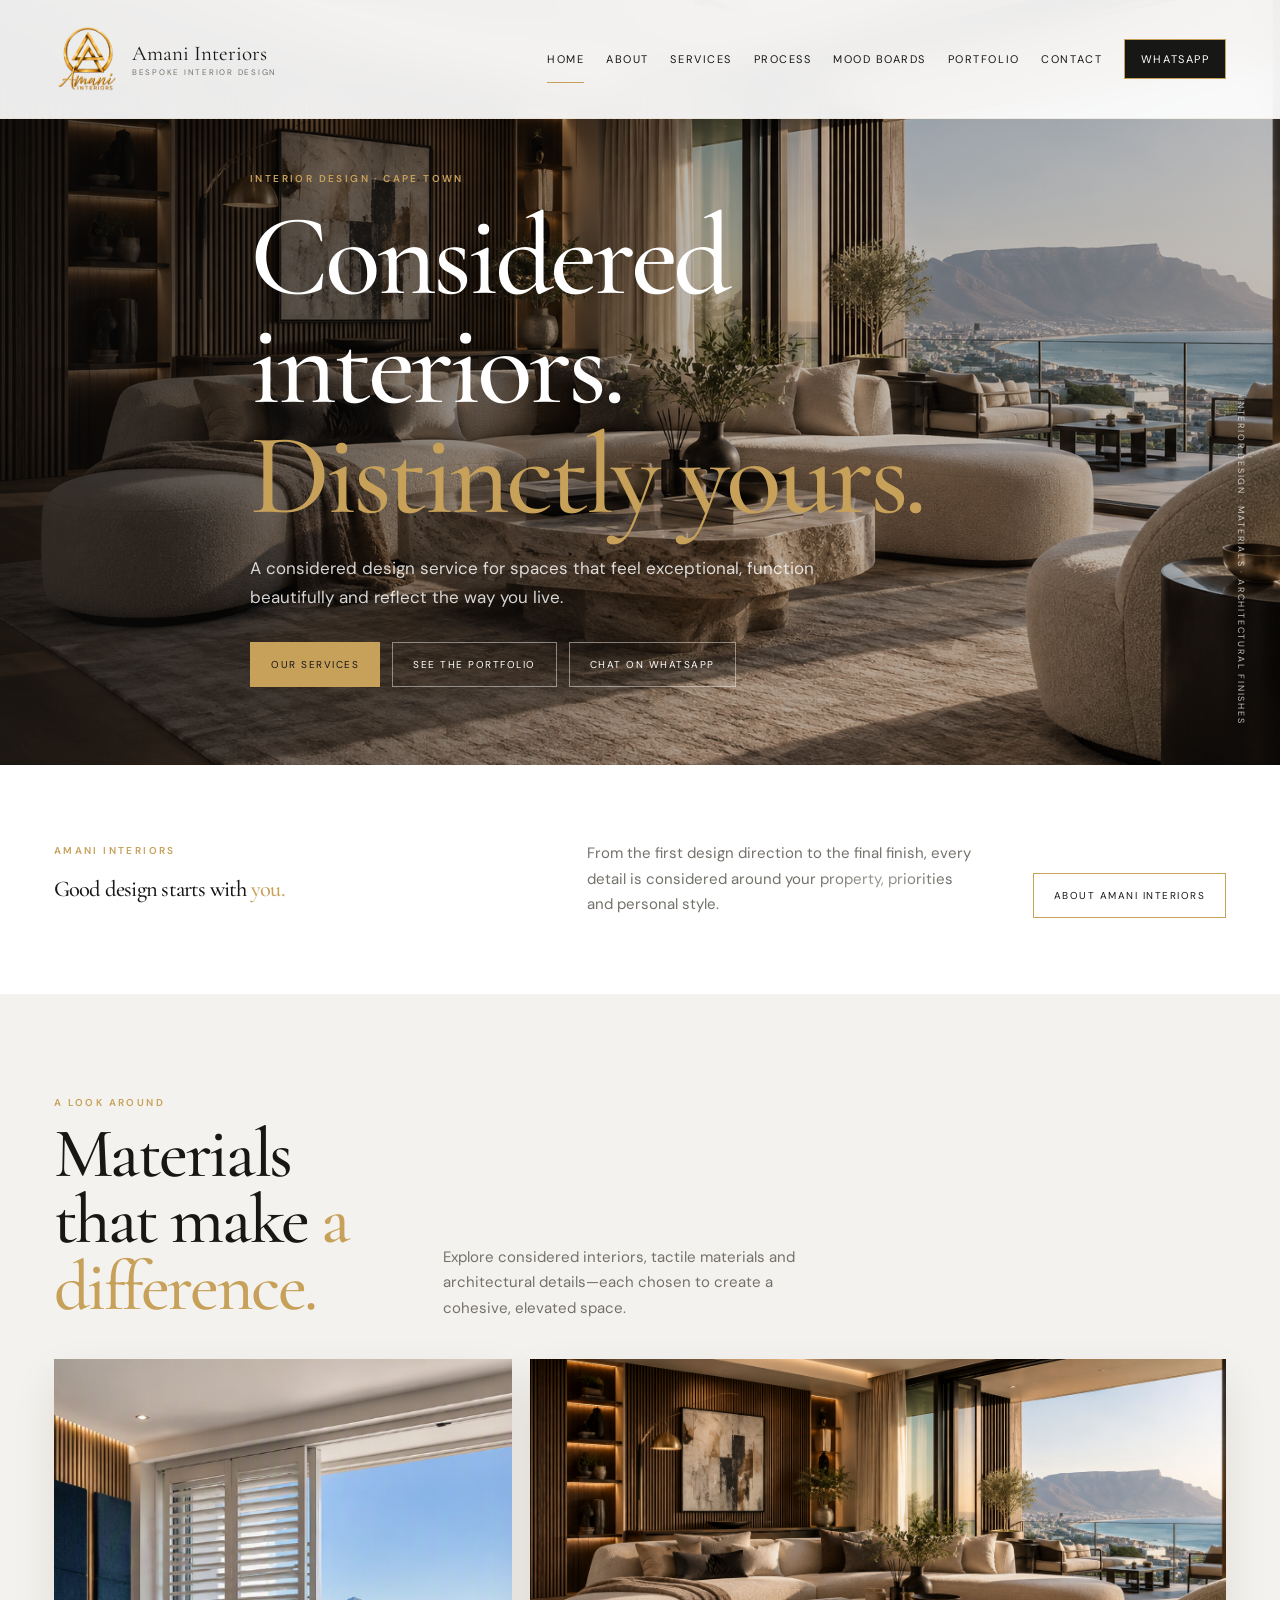
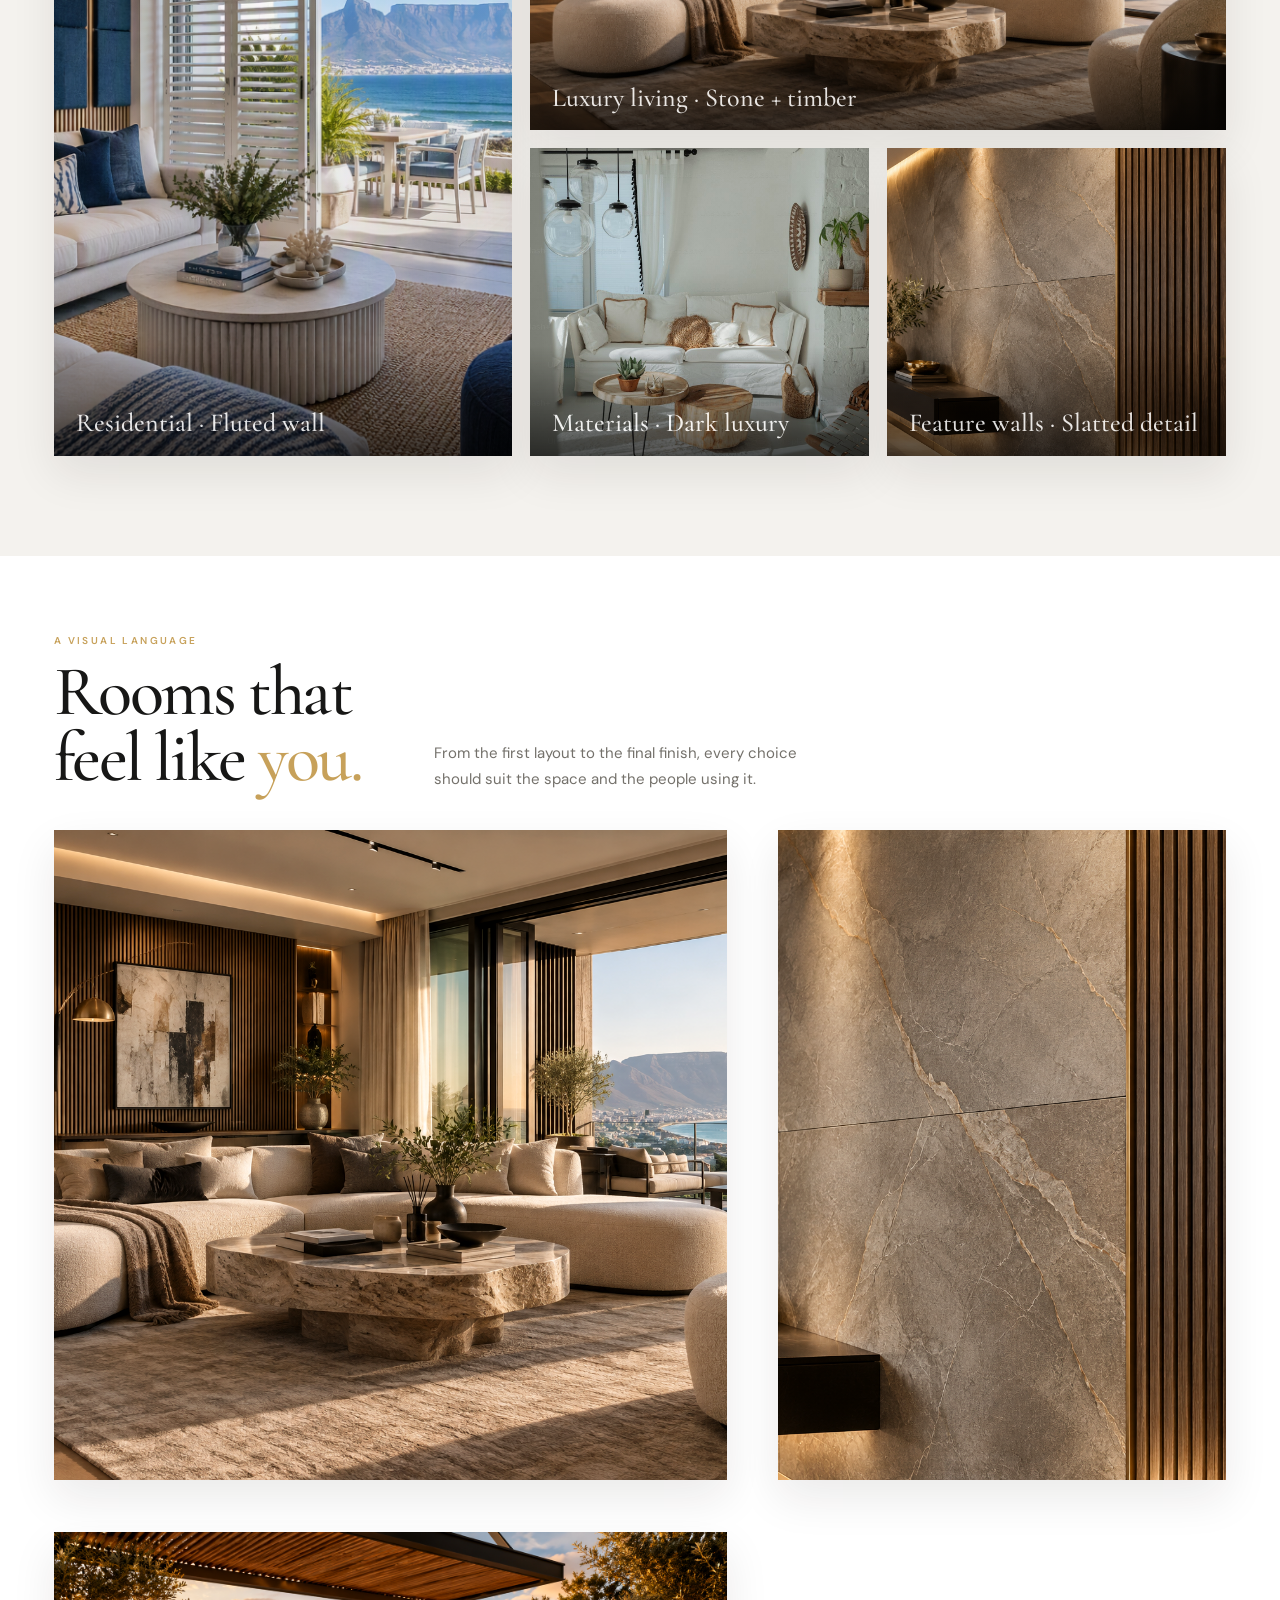
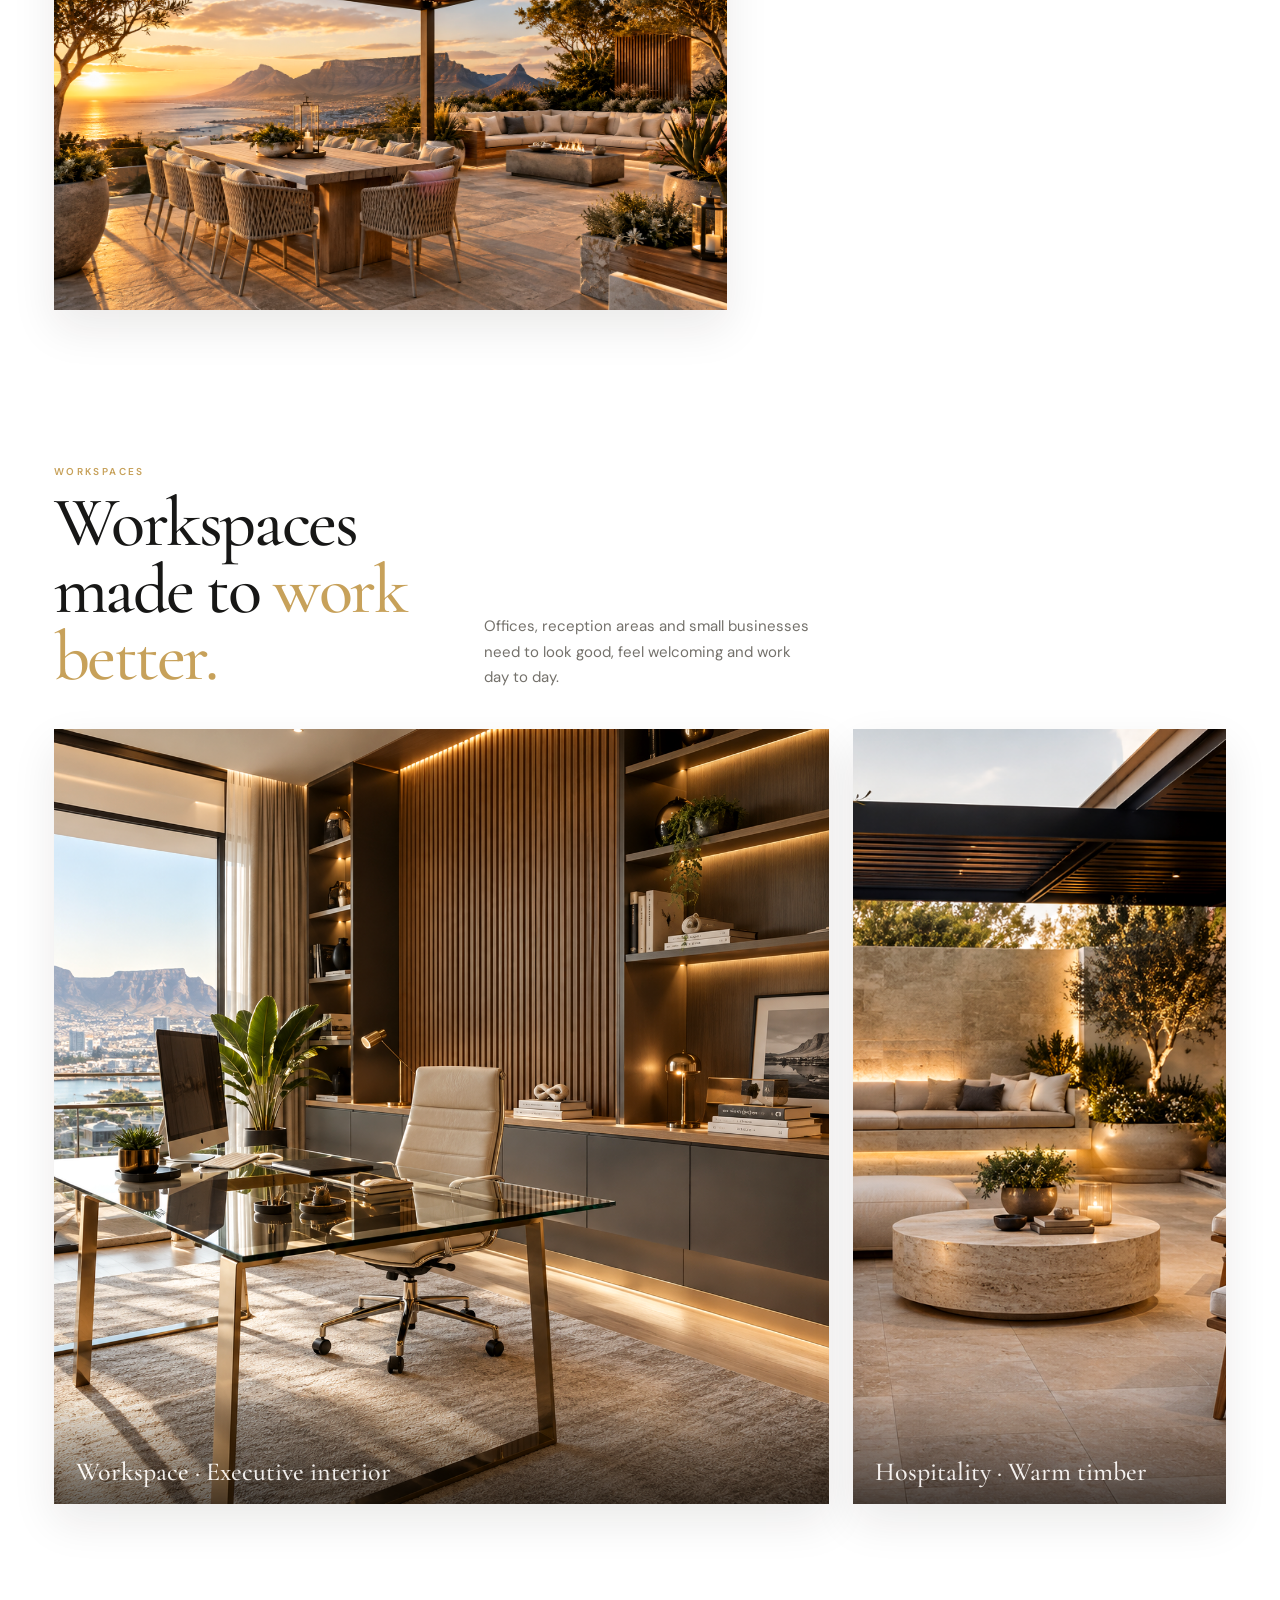
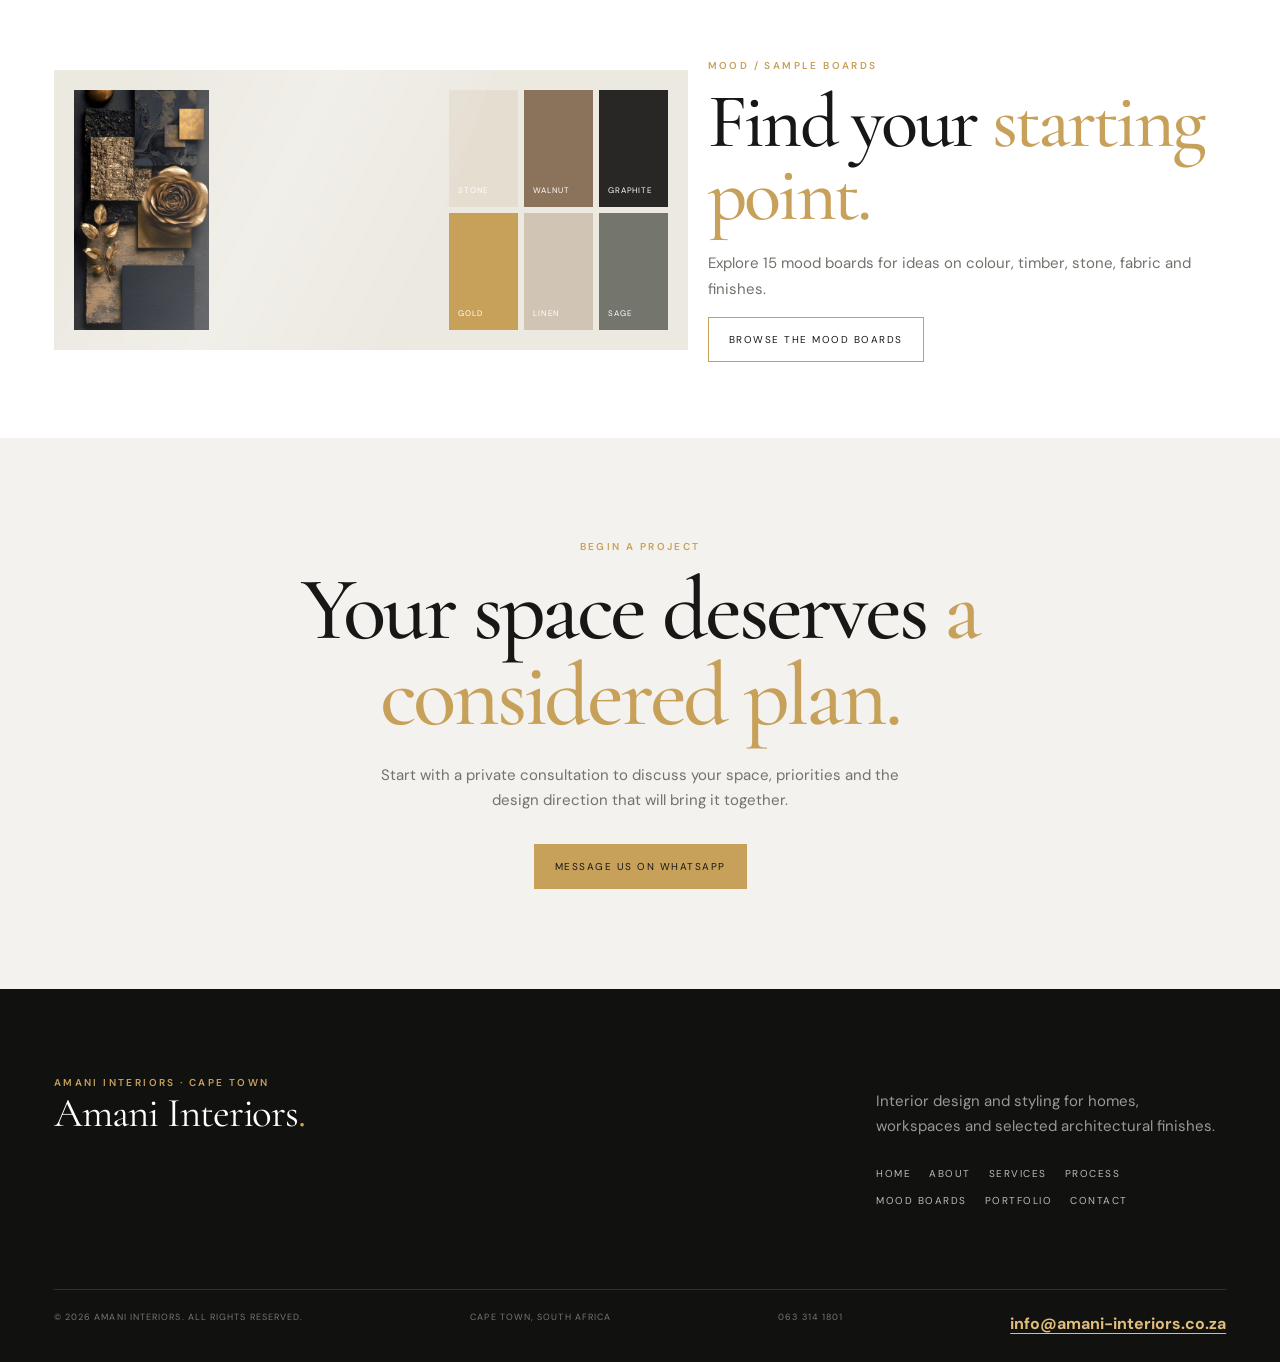
<file: index.html>
<!doctype html><html lang="en"><head><meta charset="utf-8"><meta name="viewport" content="width=device-width,initial-scale=1"><meta name="theme-color" content="#171716"><link rel="stylesheet" href="styles.css?v=20261021-footerfix"><link rel="icon" href="assets/amani-logo-gold.png"><title>Amani Interiors | Luxury Interior Design in Cape Town</title><meta name="description" content="Discover bespoke interior design in Cape Town with Amani Interiors. Residential and workspace interiors, property staging, wall panels and architectural finishes.">
<link rel="canonical" href="https://amani-interiors.co.za/">
<meta property="og:type" content="website">
<meta property="og:site_name" content="Amani Interiors">
<meta property="og:title" content="Amani Interiors | Luxury Interior Design in Cape Town">
<meta property="og:description" content="Discover bespoke interior design in Cape Town with Amani Interiors. Residential and workspace interiors, property staging, wall panels and architectural finishes.">
<meta property="og:url" content="https://amani-interiors.co.za/">
<meta property="og:image" content="https://amani-interiors.co.za/assets/amani-logo-gold.png">
<meta name="twitter:card" content="summary_large_image">
<meta name="twitter:title" content="Amani Interiors | Luxury Interior Design in Cape Town">
<meta name="twitter:description" content="Discover bespoke interior design in Cape Town with Amani Interiors. Residential and workspace interiors, property staging, wall panels and architectural finishes.">
<meta name="twitter:image" content="https://amani-interiors.co.za/assets/amani-logo-gold.png">
<meta name="robots" content="index, follow, max-image-preview:large">
<script type="application/ld+json">{"@context":"https://schema.org","@type":"ProfessionalService","name":"Amani Interiors","url":"https://amani-interiors.co.za","email":"info@amani-interiors.co.za","telephone":"+27 63 314 1801","areaServed":{"@type":"City","name":"Cape Town"},"description":"Discover bespoke interior design in Cape Town with Amani Interiors. Residential and workspace interiors, property staging, wall panels and architectural finishes.","image":"https://amani-interiors.co.za/assets/amani-logo-gold.png","mainEntityOfPage":"https://amani-interiors.co.za/"}</script>
</head><body class="home-page"><header class="site-header"><div class="wrap nav"><a class="brand" href="index.html" aria-label="Amani Interiors home"><img src="assets/amani-logo-gold.png" alt="Amani Interiors logo"><span class="brand-text">Amani Interiors<small>Bespoke Interior Design</small></span></a><nav class="nav-links" aria-label="Primary navigation"><a class="active" href="index.html">Home</a><a href="about.html">About</a><a href="services.html">Services</a><a href="process.html">Process</a><a href="mood-boards.html">Mood Boards</a><a href="portfolio.html">Portfolio</a><a href="contact.html">Contact</a><a class="nav-cta" data-whatsapp target="_blank" rel="noopener">WhatsApp</a></nav><button class="menu-btn" aria-label="Open menu" aria-expanded="false"><span></span><span></span></button></div><nav class="mobile-menu" aria-label="Mobile navigation"><a href="index.html">Home</a><a href="about.html">About</a><a href="services.html">Services</a><a href="process.html">Process</a><a href="mood-boards.html">Mood Boards</a><a href="portfolio.html">Portfolio</a><a href="contact.html">Contact</a><a data-whatsapp target="_blank" rel="noopener">WhatsApp</a></nav></header><main>
<section class="hero"><div class="hero-media"><img src="assets/ai-residential-living.png" alt="Modern luxury living room with large glazing and an ocean view" fetchpriority="high"></div><div class="wrap hero-content reveal"><div class="eyebrow">Interior Design · Cape Town</div><h1 class="display">Considered interiors.<br><span class="gold">Distinctly yours.</span></h1><p>A considered design service for spaces that feel exceptional, function beautifully and reflect the way you live.</p><div class="hero-actions"><a class="btn gold-btn" href="services.html">Our Services</a><a class="btn ghost" href="portfolio.html">See the Portfolio</a><a class="btn ghost" data-whatsapp target="_blank" rel="noopener">Chat on WhatsApp</a></div></div><div class="hero-meta">Interior Design · Materials · Architectural Finishes</div></section>

<section class="section-sm"><div class="wrap home-intro"><div class="reveal"><div class="eyebrow">Amani Interiors</div><h2 class="display">Good design starts with <span class="gold">you.</span></h2></div><p class="reveal delay-1">From the first design direction to the final finish, every detail is considered around your property, priorities and personal style.</p><a class="btn reveal delay-2" href="about.html">About Amani Interiors</a></div></section>

<section class="home-gallery-section"><div class="wrap"><div class="section-head reveal"><div><div class="eyebrow">A look around</div><h2 class="display">Materials that make <span class="gold">a difference.</span></h2></div><p>Explore considered interiors, tactile materials and architectural details—each chosen to create a cohesive, elevated space.</p></div><div class="home-gallery"><figure class="home-gallery-item tall reveal"><img src="assets/portfolio-coastal-living-room-01.png" alt="Coastal living room with natural textures and a calm neutral palette"><figcaption><strong>Residential · Fluted wall</strong></figcaption></figure><figure class="home-gallery-item wide reveal delay-1"><img src="assets/ai-residential-living.png" alt="Luxury lounge with marble feature wall and warm lighting"><figcaption><strong>Luxury living · Stone + timber</strong></figcaption></figure><figure class="home-gallery-item reveal delay-2"><img src="assets/portfolio-residential-dining.png" alt="Curated dark material and texture selection"><figcaption><strong>Materials · Dark luxury</strong></figcaption></figure><figure class="home-gallery-item reveal delay-3"><img src="assets/ai-stone-and-slat-cladding.png" alt="Modern media wall with vertical timber slats and integrated lighting"><figcaption><strong>Feature walls · Slatted detail</strong></figcaption></figure></div></div></section>
<section class="section-sm"><div class="wrap"><div class="section-head reveal"><div><div class="eyebrow">A visual language</div><h2 class="display">Rooms that feel like <span class="gold">you.</span></h2></div><p>From the first layout to the final finish, every choice should suit the space and the people using it.</p></div><div class="editorial image-led-home"><div class="large image-frame reveal"><img src="assets/ai-residential-living.png" alt="Luxury lounge with dramatic marble feature wall and warm lighting" loading="lazy"></div><div class="small image-frame reveal delay-1"><img src="assets/ai-stone-and-slat-cladding.png" alt="Contemporary media wall with vertical timber panels" loading="lazy"></div><div class="small image-frame reveal delay-2"><img src="assets/ai-outdoor-dining-patio.png" alt="Contemporary kitchen with stone and timber finishes" loading="lazy"></div></div></div></section>

<section class="section home-commercial"><div class="wrap"><div class="section-head reveal"><div><div class="eyebrow">Workspaces</div><h2 class="display">Workspaces made to <span class="gold">work better.</span></h2></div><p>Offices, reception areas and small businesses need to look good, feel welcoming and work day to day.</p></div><div class="commercial-grid"><figure class="commercial-main reveal"><img src="assets/ai-commercial-office.png" alt="Contemporary home office with glass desk, acoustic slat panels and warm lighting"><figcaption><strong>Workspace · Executive interior</strong></figcaption></figure><figure class="commercial-side reveal delay-1"><img src="assets/ai-outdoor-courtyard.png" alt="Warm contemporary hospitality interior with timber wall and pendant lighting"><figcaption><strong>Hospitality · Warm timber</strong></figcaption></figure></div></div></section>

<section class="section-sm"><div class="wrap mini-board"><div class="board-visual reveal"><img src="assets/IMG-20261007-WA0001.jpg" alt="Dark gold and graphite interior material mood board reference" loading="lazy"><div class="swatches"><span class="swatch" style="background:#e5ddd0">Stone</span><span class="swatch" style="background:#8b725b">Walnut</span><span class="swatch" style="background:#282725">Graphite</span><span class="swatch" style="background:#c7a15a">Gold</span><span class="swatch" style="background:#d0c5b5">Linen</span><span class="swatch" style="background:#74766d">Sage</span></div></div><div class="reveal delay-1"><div class="eyebrow">Mood / Sample Boards</div><h2 class="display" style="font-size:clamp(50px,6vw,85px);margin:12px 0 20px">Find your <span class="gold">starting point.</span></h2><p style="color:var(--gray)">Explore 15 mood boards for ideas on colour, timber, stone, fabric and finishes.</p><a class="btn" href="mood-boards.html">Browse the Mood Boards</a></div></div></section>

<section class="cta-band"><div class="eyebrow">Begin a project</div><h2 class="display">Your space deserves <span class="gold">a considered plan.</span></h2><p>Start with a private consultation to discuss your space, priorities and the design direction that will bring it together.</p><a class="btn gold-btn" data-whatsapp target="_blank" rel="noopener">Message us on WhatsApp</a></section></main>
<footer class="footer"><div class="wrap"><div class="footer-top"><div><div class="eyebrow">Amani Interiors · Cape Town</div><h2 class="footer-wordmark">Amani Interiors<span>.</span></h2></div><div class="footer-copy"><p>Interior design and styling for homes, workspaces and selected architectural finishes.</p><div class="footer-links"><a href="index.html">Home</a><a href="about.html">About</a><a href="services.html">Services</a><a href="process.html">Process</a><a href="mood-boards.html">Mood Boards</a><a href="portfolio.html">Portfolio</a><a href="contact.html">Contact</a></div></div></div><div class="footer-bottom"><span>© 2026 Amani Interiors. All rights reserved.</span><span>Cape Town, South Africa</span><span>063 314 1801</span><span><a class="footer-email" href="mailto:info@amani-interiors.co.za">info@amani-interiors.co.za</a></span></div></div></footer><script src="script.js"></script></body></html>
</file>
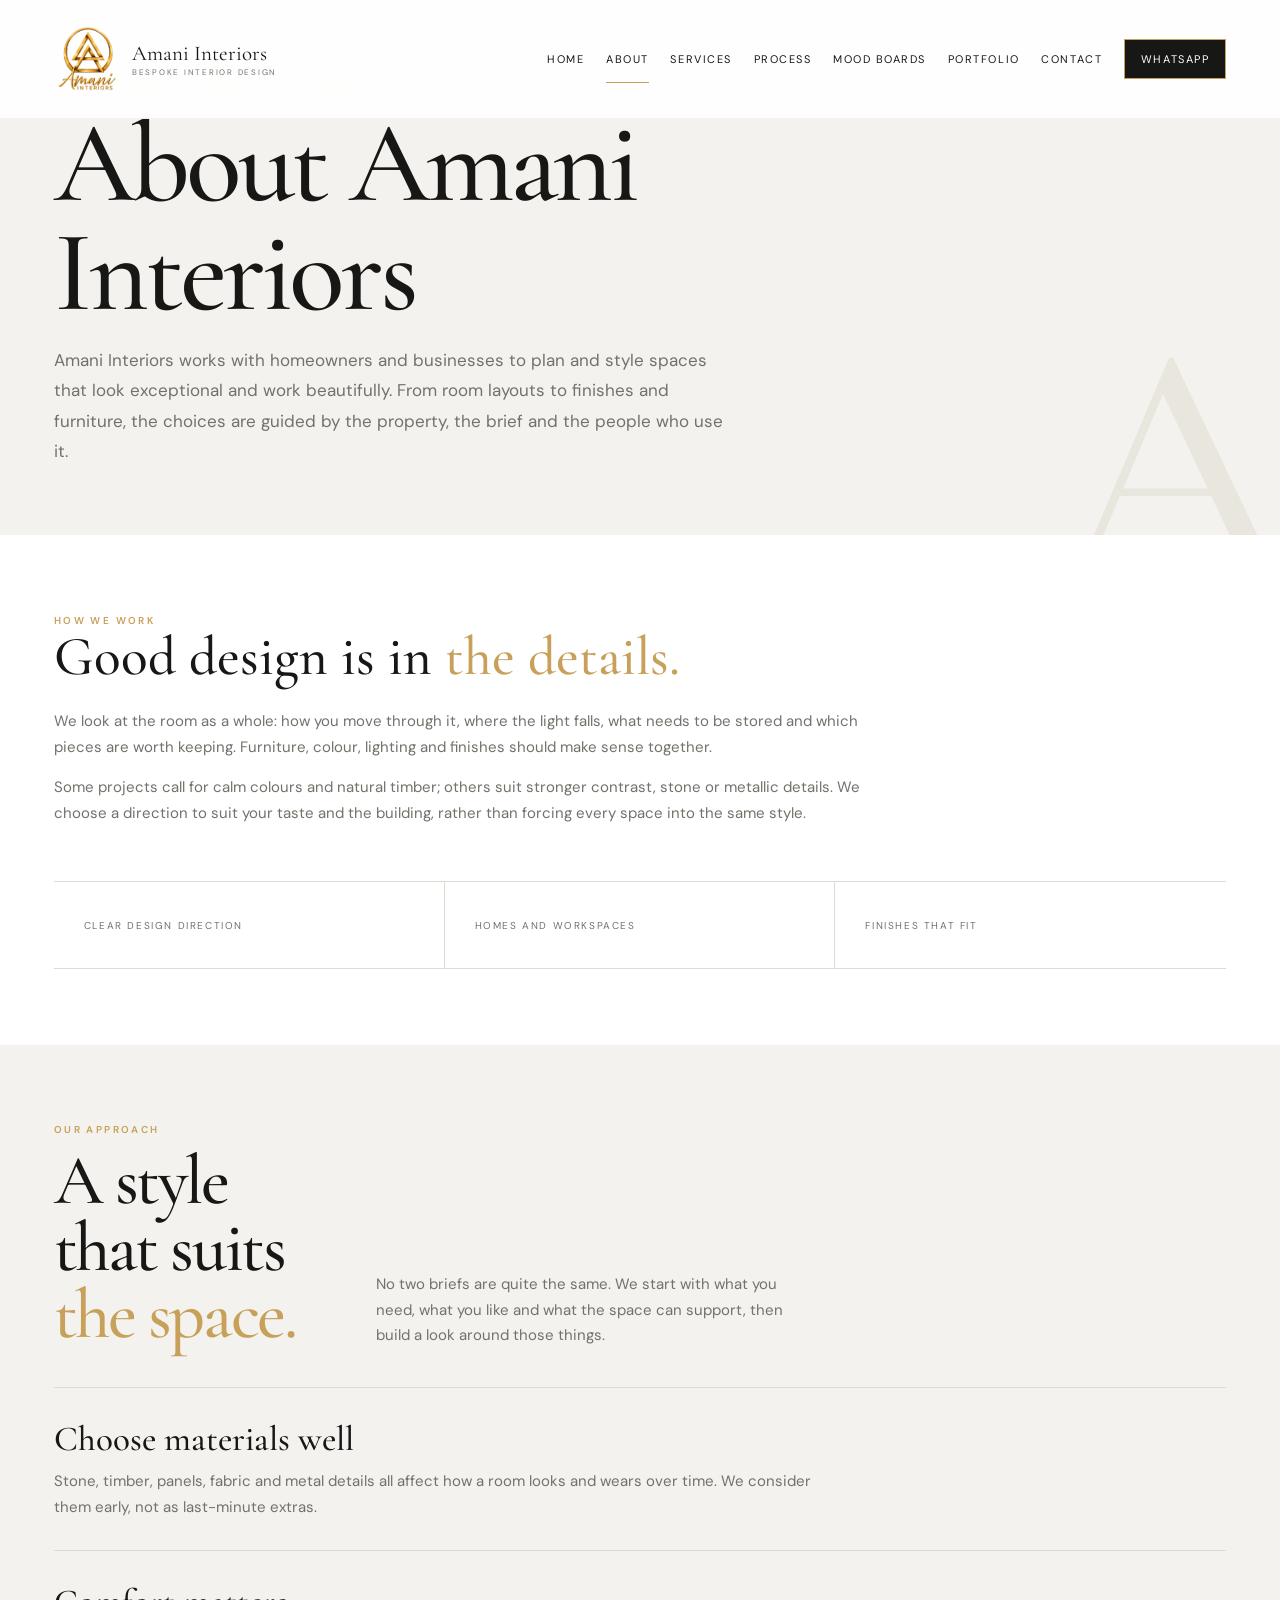
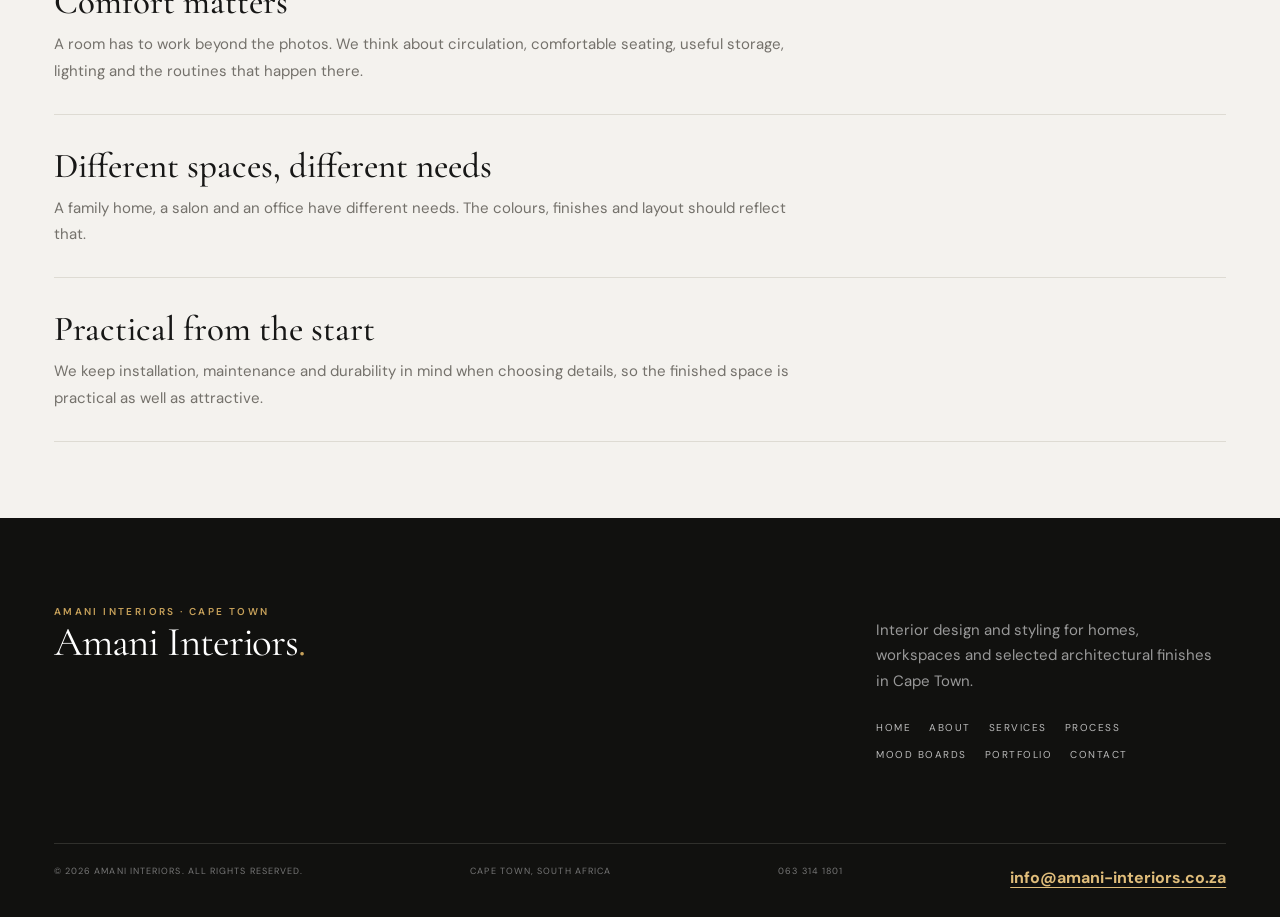
<file: about.html>
<!doctype html><html lang="en"><head><meta charset="utf-8"><meta name="viewport" content="width=device-width,initial-scale=1"><meta name="theme-color" content="#171716">
<link rel="stylesheet" href="styles.css?v=20261021-footerfix"><link rel="icon" href="assets/amani-logo-gold.png">
<title>About Amani Interiors | Bespoke Interior Design Cape Town</title><meta name="description" content="Learn about Amani Interiors, a Cape Town interior design studio creating refined residential and workspace interiors with considered materials and finishes.">
<link rel="canonical" href="https://amani-interiors.co.za/about.html">
<meta property="og:type" content="website">
<meta property="og:site_name" content="Amani Interiors">
<meta property="og:title" content="About Amani Interiors | Bespoke Interior Design Cape Town">
<meta property="og:description" content="Learn about Amani Interiors, a Cape Town interior design studio creating refined residential and workspace interiors with considered materials and finishes.">
<meta property="og:url" content="https://amani-interiors.co.za/about.html">
<meta property="og:image" content="https://amani-interiors.co.za/assets/amani-logo-gold.png">
<meta name="twitter:card" content="summary_large_image">
<meta name="twitter:title" content="About Amani Interiors | Bespoke Interior Design Cape Town">
<meta name="twitter:description" content="Learn about Amani Interiors, a Cape Town interior design studio creating refined residential and workspace interiors with considered materials and finishes.">
<meta name="twitter:image" content="https://amani-interiors.co.za/assets/amani-logo-gold.png">
<meta name="robots" content="index, follow, max-image-preview:large">
<script type="application/ld+json">{"@context":"https://schema.org","@type":"ProfessionalService","name":"Amani Interiors","url":"https://amani-interiors.co.za","email":"info@amani-interiors.co.za","telephone":"+27 63 314 1801","areaServed":{"@type":"City","name":"Cape Town"},"description":"Learn about Amani Interiors, a Cape Town interior design studio creating refined residential and workspace interiors with considered materials and finishes.","image":"https://amani-interiors.co.za/assets/amani-logo-gold.png","mainEntityOfPage":"https://amani-interiors.co.za/about.html"}</script>
</head><body><header class="site-header"><div class="wrap nav"><a class="brand" href="index.html" aria-label="Amani Interiors home"><img src="assets/amani-logo-gold.png" alt="Amani Interiors logo"><span class="brand-text">Amani Interiors<small>Bespoke Interior Design</small></span></a><nav class="nav-links" aria-label="Primary navigation"><a class="" href="index.html">Home</a><a class="active" href="about.html">About</a><a class="" href="services.html">Services</a><a class="" href="process.html">Process</a><a class="" href="mood-boards.html">Mood Boards</a><a class="" href="portfolio.html">Portfolio</a><a class="" href="contact.html">Contact</a><a class="nav-cta" data-whatsapp target="_blank" rel="noopener">WhatsApp</a></nav><button class="menu-btn" aria-label="Open menu" aria-expanded="false"><span></span><span></span></button></div><nav class="mobile-menu" aria-label="Mobile navigation"><a href="index.html">Home</a><a href="about.html">About</a><a href="services.html">Services</a><a href="process.html">Process</a><a href="mood-boards.html">Mood Boards</a><a href="portfolio.html">Portfolio</a><a href="contact.html">Contact</a><a data-whatsapp target="_blank" rel="noopener">WhatsApp</a></nav></header><main><section class="page-hero"><div class="wrap"><div class="eyebrow">Interior Design · Thoughtfully Designed</div><h1 class="display">About Amani Interiors</h1><p>Amani Interiors works with homeowners and businesses to plan and style spaces that look exceptional and work beautifully. From room layouts to finishes and furniture, the choices are guided by the property, the brief and the people who use it.</p></div><div class="ghost">A</div></section><section class="section"><div class="wrap"><div class="rich-copy reveal"><div class="eyebrow">How we work</div><h2>Good design is in <span class="gold">the details.</span></h2><p>We look at the room as a whole: how you move through it, where the light falls, what needs to be stored and which pieces are worth keeping. Furniture, colour, lighting and finishes should make sense together.</p><p>Some projects call for calm colours and natural timber; others suit stronger contrast, stone or metallic details. We choose a direction to suit your taste and the building, rather than forcing every space into the same style.</p></div><div class="stats"><div class="stat reveal"><span>Clear design direction</span></div><div class="stat reveal delay-1"><span>Homes and workspaces</span></div><div class="stat reveal delay-2"><span>Finishes that fit</span></div></div></div></section><section class="section-sm" style="background:var(--soft)"><div class="wrap"><div class="section-head reveal"><div><div class="eyebrow">Our approach</div><h2 class="display">A style that suits <span class="gold">the space.</span></h2></div><p>No two briefs are quite the same. We start with what you need, what you like and what the space can support, then build a look around those things.</p></div><div class="detail-list"><div class="detail-row reveal"><div><h3>Choose materials well</h3><p>Stone, timber, panels, fabric and metal details all affect how a room looks and wears over time. We consider them early, not as last-minute extras.</p></div></div><div class="detail-row reveal delay-1"><div><h3>Comfort matters</h3><p>A room has to work beyond the photos. We think about circulation, comfortable seating, useful storage, lighting and the routines that happen there.</p></div></div><div class="detail-row reveal delay-2"><div><h3>Different spaces, different needs</h3><p>A family home, a salon and an office have different needs. The colours, finishes and layout should reflect that.</p></div></div><div class="detail-row reveal delay-3"><div><h3>Practical from the start</h3><p>We keep installation, maintenance and durability in mind when choosing details, so the finished space is practical as well as attractive.</p></div></div></div></div></section></main><footer class="footer"><div class="wrap"><div class="footer-top"><div><div class="eyebrow">Amani Interiors · Cape Town</div><h2 class="footer-wordmark">Amani Interiors<span>.</span></h2></div><div class="footer-copy"><p>Interior design and styling for homes, workspaces and selected architectural finishes in Cape Town.</p><div class="footer-links"><a href="index.html">Home</a><a href="about.html">About</a><a href="services.html">Services</a><a href="process.html">Process</a><a href="mood-boards.html">Mood Boards</a><a href="portfolio.html">Portfolio</a><a href="contact.html">Contact</a></div></div></div><div class="footer-bottom"><span>© 2026 Amani Interiors. All rights reserved.</span><span>Cape Town, South Africa</span><span>063 314 1801</span><span><a class="footer-email" href="mailto:info@amani-interiors.co.za">info@amani-interiors.co.za</a></span></div></div></footer><script src="script.js"></script></body></html>
</file>
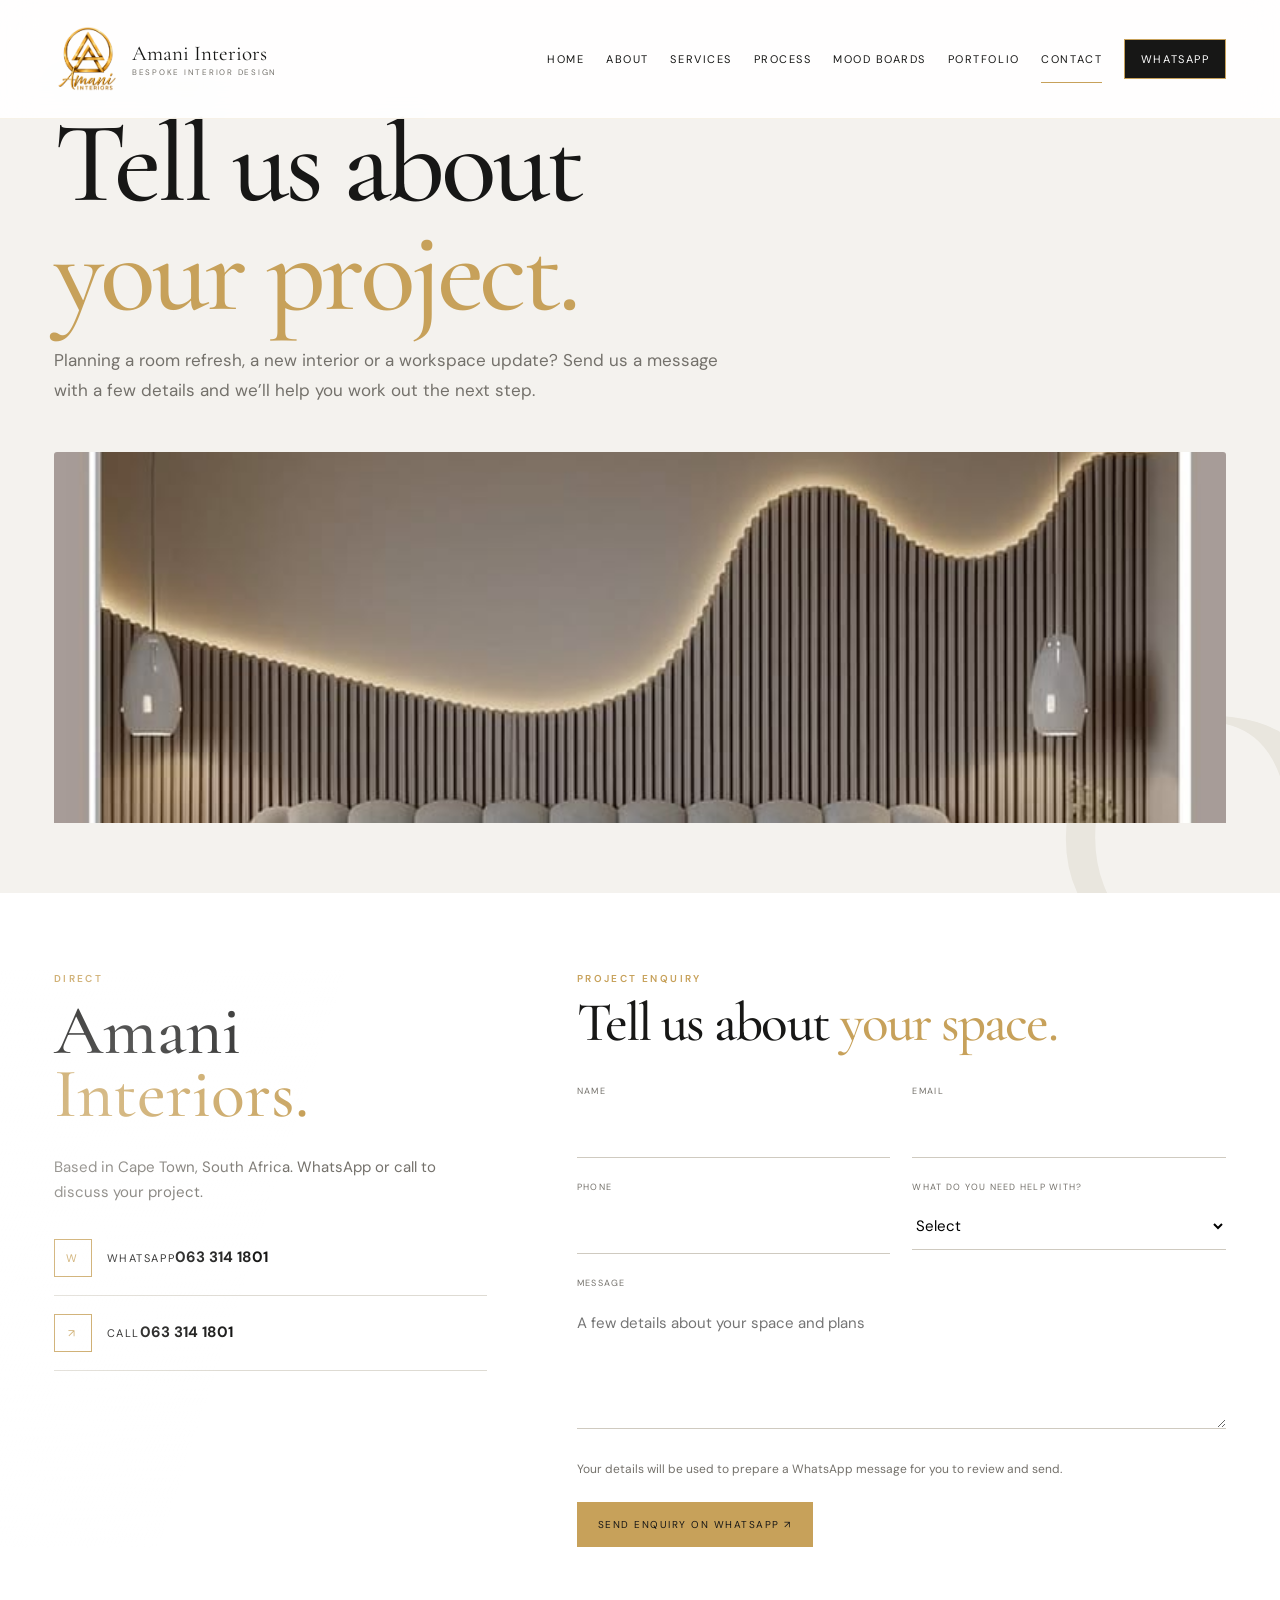
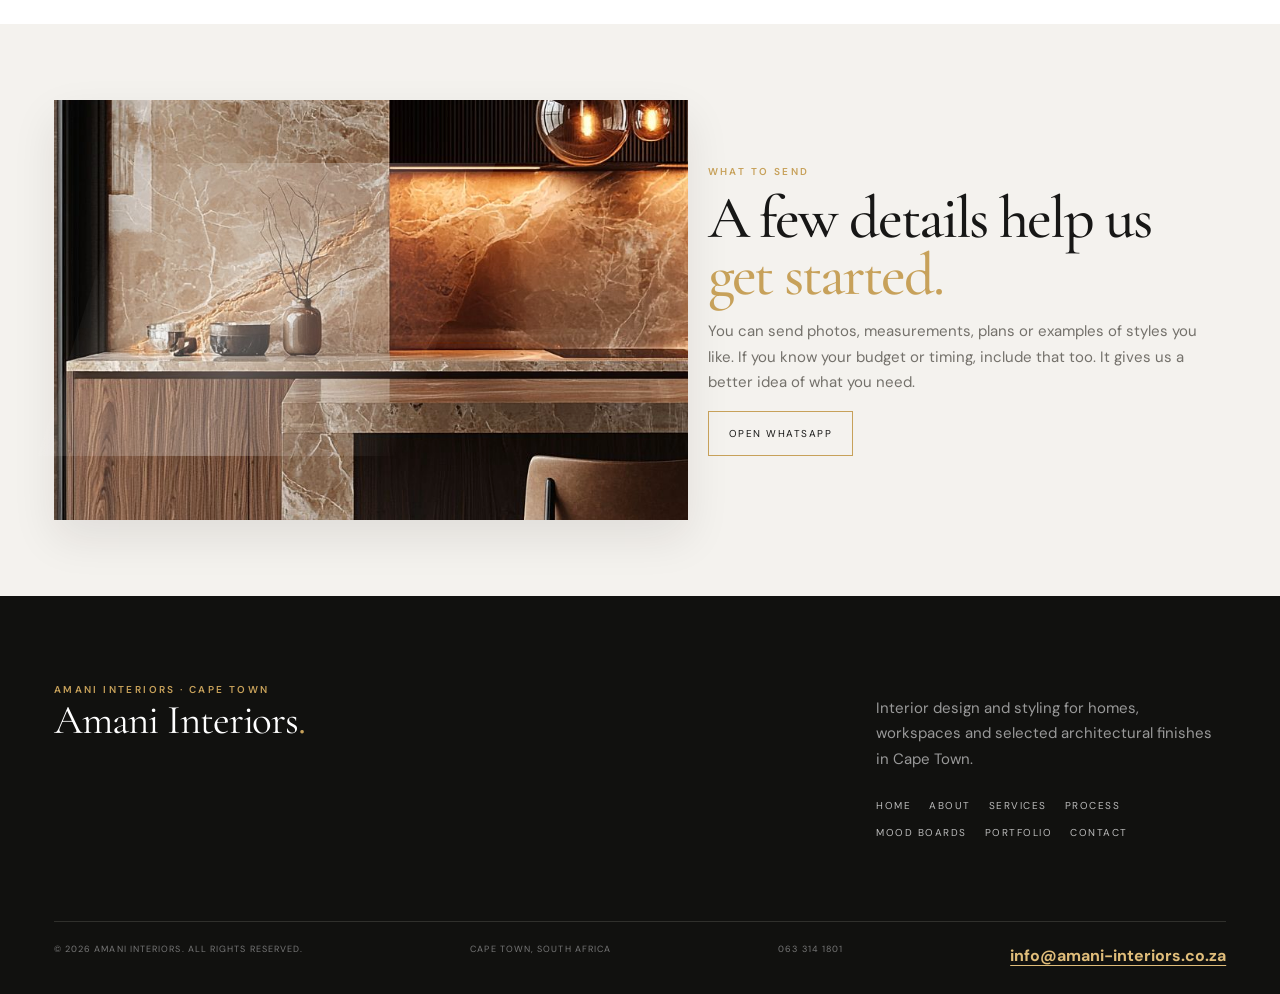
<file: contact.html>
<!doctype html><html lang="en"><head><meta charset="utf-8"><meta name="viewport" content="width=device-width,initial-scale=1"><meta name="theme-color" content="#171716">
<link rel="stylesheet" href="styles.css?v=20261021-footerfix"><link rel="icon" href="assets/amani-logo-gold.png">
<title>Contact Amani Interiors | Interior Design Cape Town</title><meta name="description" content="Contact Amani Interiors in Cape Town to discuss your interior design project, space planning, styling ideas and architectural finish requirements.">
<link rel="canonical" href="https://amani-interiors.co.za/contact.html">
<meta property="og:type" content="website">
<meta property="og:site_name" content="Amani Interiors">
<meta property="og:title" content="Contact Amani Interiors | Interior Design Cape Town">
<meta property="og:description" content="Contact Amani Interiors in Cape Town to discuss your interior design project, space planning, styling ideas and architectural finish requirements.">
<meta property="og:url" content="https://amani-interiors.co.za/contact.html">
<meta property="og:image" content="https://amani-interiors.co.za/assets/amani-logo-gold.png">
<meta name="twitter:card" content="summary_large_image">
<meta name="twitter:title" content="Contact Amani Interiors | Interior Design Cape Town">
<meta name="twitter:description" content="Contact Amani Interiors in Cape Town to discuss your interior design project, space planning, styling ideas and architectural finish requirements.">
<meta name="twitter:image" content="https://amani-interiors.co.za/assets/amani-logo-gold.png">
<meta name="robots" content="index, follow, max-image-preview:large">
<script type="application/ld+json">{"@context":"https://schema.org","@type":"ProfessionalService","name":"Amani Interiors","url":"https://amani-interiors.co.za","email":"info@amani-interiors.co.za","telephone":"+27 63 314 1801","areaServed":{"@type":"City","name":"Cape Town"},"description":"Contact Amani Interiors in Cape Town to discuss your interior design project, space planning, styling ideas and architectural finish requirements.","image":"https://amani-interiors.co.za/assets/amani-logo-gold.png","mainEntityOfPage":"https://amani-interiors.co.za/contact.html"}</script>
</head><body><header class="site-header"><div class="wrap nav"><a class="brand" href="index.html" aria-label="Amani Interiors home"><img src="assets/amani-logo-gold.png" alt="Amani Interiors logo"><span class="brand-text">Amani Interiors<small>Bespoke Interior Design</small></span></a><nav class="nav-links" aria-label="Primary navigation"><a class="" href="index.html">Home</a><a class="" href="about.html">About</a><a class="" href="services.html">Services</a><a class="" href="process.html">Process</a><a class="" href="mood-boards.html">Mood Boards</a><a class="" href="portfolio.html">Portfolio</a><a class="active" href="contact.html">Contact</a><a class="nav-cta" data-whatsapp target="_blank" rel="noopener">WhatsApp</a></nav><button class="menu-btn" aria-label="Open menu" aria-expanded="false"><span></span><span></span></button></div><nav class="mobile-menu" aria-label="Mobile navigation"><a href="index.html">Home</a><a href="about.html">About</a><a href="services.html">Services</a><a href="process.html">Process</a><a href="mood-boards.html">Mood Boards</a><a href="portfolio.html">Portfolio</a><a href="contact.html">Contact</a><a data-whatsapp target="_blank" rel="noopener">WhatsApp</a></nav></header><main><section class="page-hero"><div class="wrap"><div class="eyebrow">Contact · Cape Town</div><h1 class="display">Tell us about <span class="gold">your project.</span></h1><p>Planning a room refresh, a new interior or a workspace update? Send us a message with a few details and we’ll help you work out the next step.</p><div class="page-hero-image reveal"><img src="assets/IMG-20261007-WA0006.jpg" alt="Elegant contemporary bedroom interior" fetchpriority="high"></div></div><div class="ghost">C</div></section><section class="section"><div class="wrap contact-grid"><div class="contact-info reveal"><div class="eyebrow">Direct</div><h2>Amani <span class="gold">Interiors.</span></h2><p>Based in Cape Town, South Africa. WhatsApp or call to discuss your project.</p><a class="contact-link" data-whatsapp target="_blank" rel="noopener"><span class="icon">W</span><div><span>WhatsApp</span><strong>063 314 1801</strong></div></a><a class="contact-link" data-phone><span class="icon">↗</span><div><span>Call</span><strong>063 314 1801</strong></div></a></div><div class="reveal delay-1"><div class="eyebrow">Project Enquiry</div><h2 class="display" style="font-size:55px;margin:10px 0 35px">Tell us about <span class="gold">your space.</span></h2><form class="form" id="contactForm"><div class="field"><label for="name">Name</label><input id="name" name="name" required autocomplete="name"></div><div class="field"><label for="email">Email</label><input id="email" name="email" type="email" required autocomplete="email"></div><div class="field"><label for="phone">Phone</label><input id="phone" name="phone" required autocomplete="tel"></div><div class="field"><label for="service">What do you need help with?</label><select id="service" name="service" required><option value="">Select</option><option>Turnkey Interior Design</option><option>Property Staging</option><option>Cladding Supply & Installation</option><option>Wall Panel Installation</option><option>Other / Not sure yet</option></select></div><div class="field full"><label for="message">Message</label><textarea id="message" name="message" required placeholder="A few details about your space and plans"></textarea></div><div class="form-status" aria-live="polite">Your details will be used to prepare a WhatsApp message for you to review and send.</div><button class="btn gold-btn" type="submit">Send Enquiry on WhatsApp ↗</button></form></div></div></section><section class="section-sm" style="background:var(--soft)"><div class="wrap mini-board"><div class="image-frame reveal" style="height:420px"><img src="assets/IMG-20261007-WA0003.jpg" alt="Luxury interior concept with stone and timber" loading="lazy"></div><div class="reveal delay-1"><div class="eyebrow">What to send</div><h2 class="display" style="font-size:60px;margin:10px 0">A few details help us <span class="gold">get started.</span></h2><p style="color:var(--gray)">You can send photos, measurements, plans or examples of styles you like. If you know your budget or timing, include that too. It gives us a better idea of what you need.</p><a class="btn" data-whatsapp target="_blank" rel="noopener">Open WhatsApp</a></div></div></section></main><footer class="footer"><div class="wrap"><div class="footer-top"><div><div class="eyebrow">Amani Interiors · Cape Town</div><h2 class="footer-wordmark">Amani Interiors<span>.</span></h2></div><div class="footer-copy"><p>Interior design and styling for homes, workspaces and selected architectural finishes in Cape Town.</p><div class="footer-links"><a href="index.html">Home</a><a href="about.html">About</a><a href="services.html">Services</a><a href="process.html">Process</a><a href="mood-boards.html">Mood Boards</a><a href="portfolio.html">Portfolio</a><a href="contact.html">Contact</a></div></div></div><div class="footer-bottom"><span>© 2026 Amani Interiors. All rights reserved.</span><span>Cape Town, South Africa</span><span>063 314 1801</span><span><a class="footer-email" href="mailto:info@amani-interiors.co.za">info@amani-interiors.co.za</a></span></div></div></footer><script src="script.js"></script></body></html>
</file>
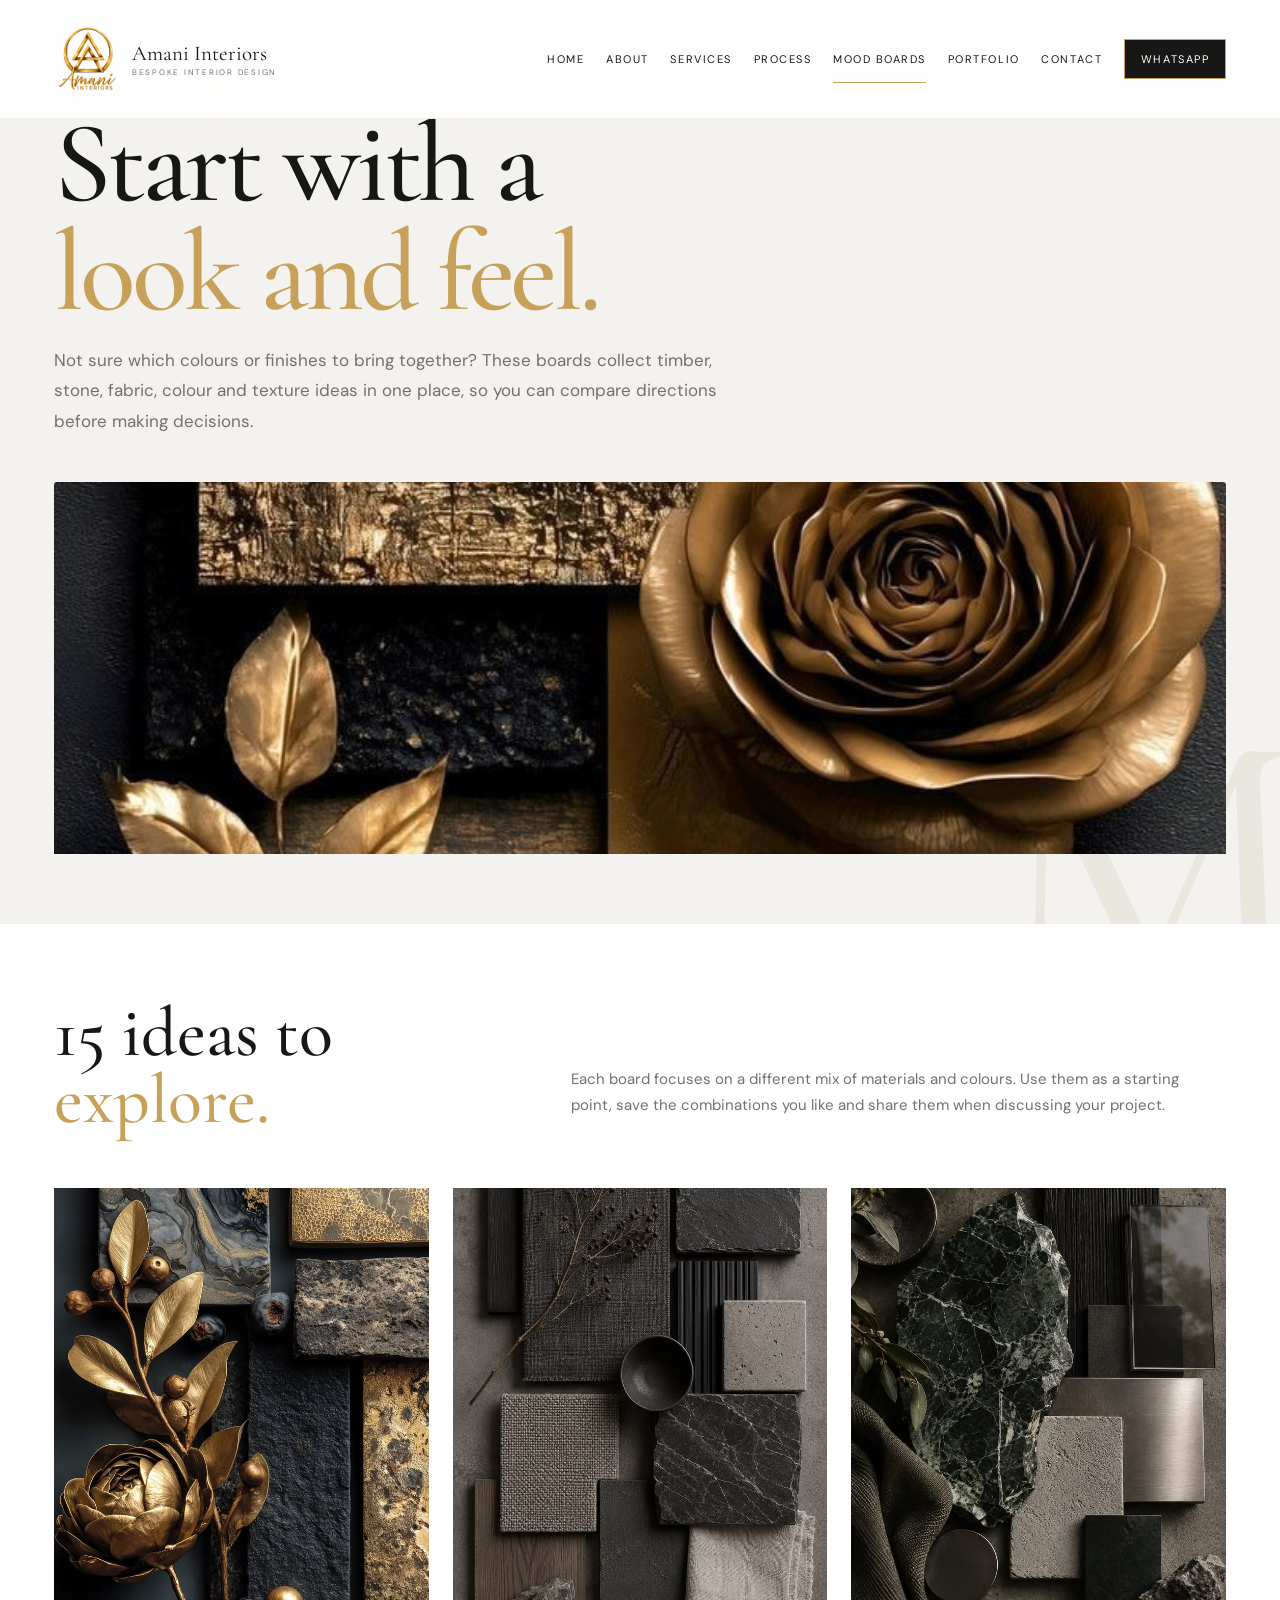
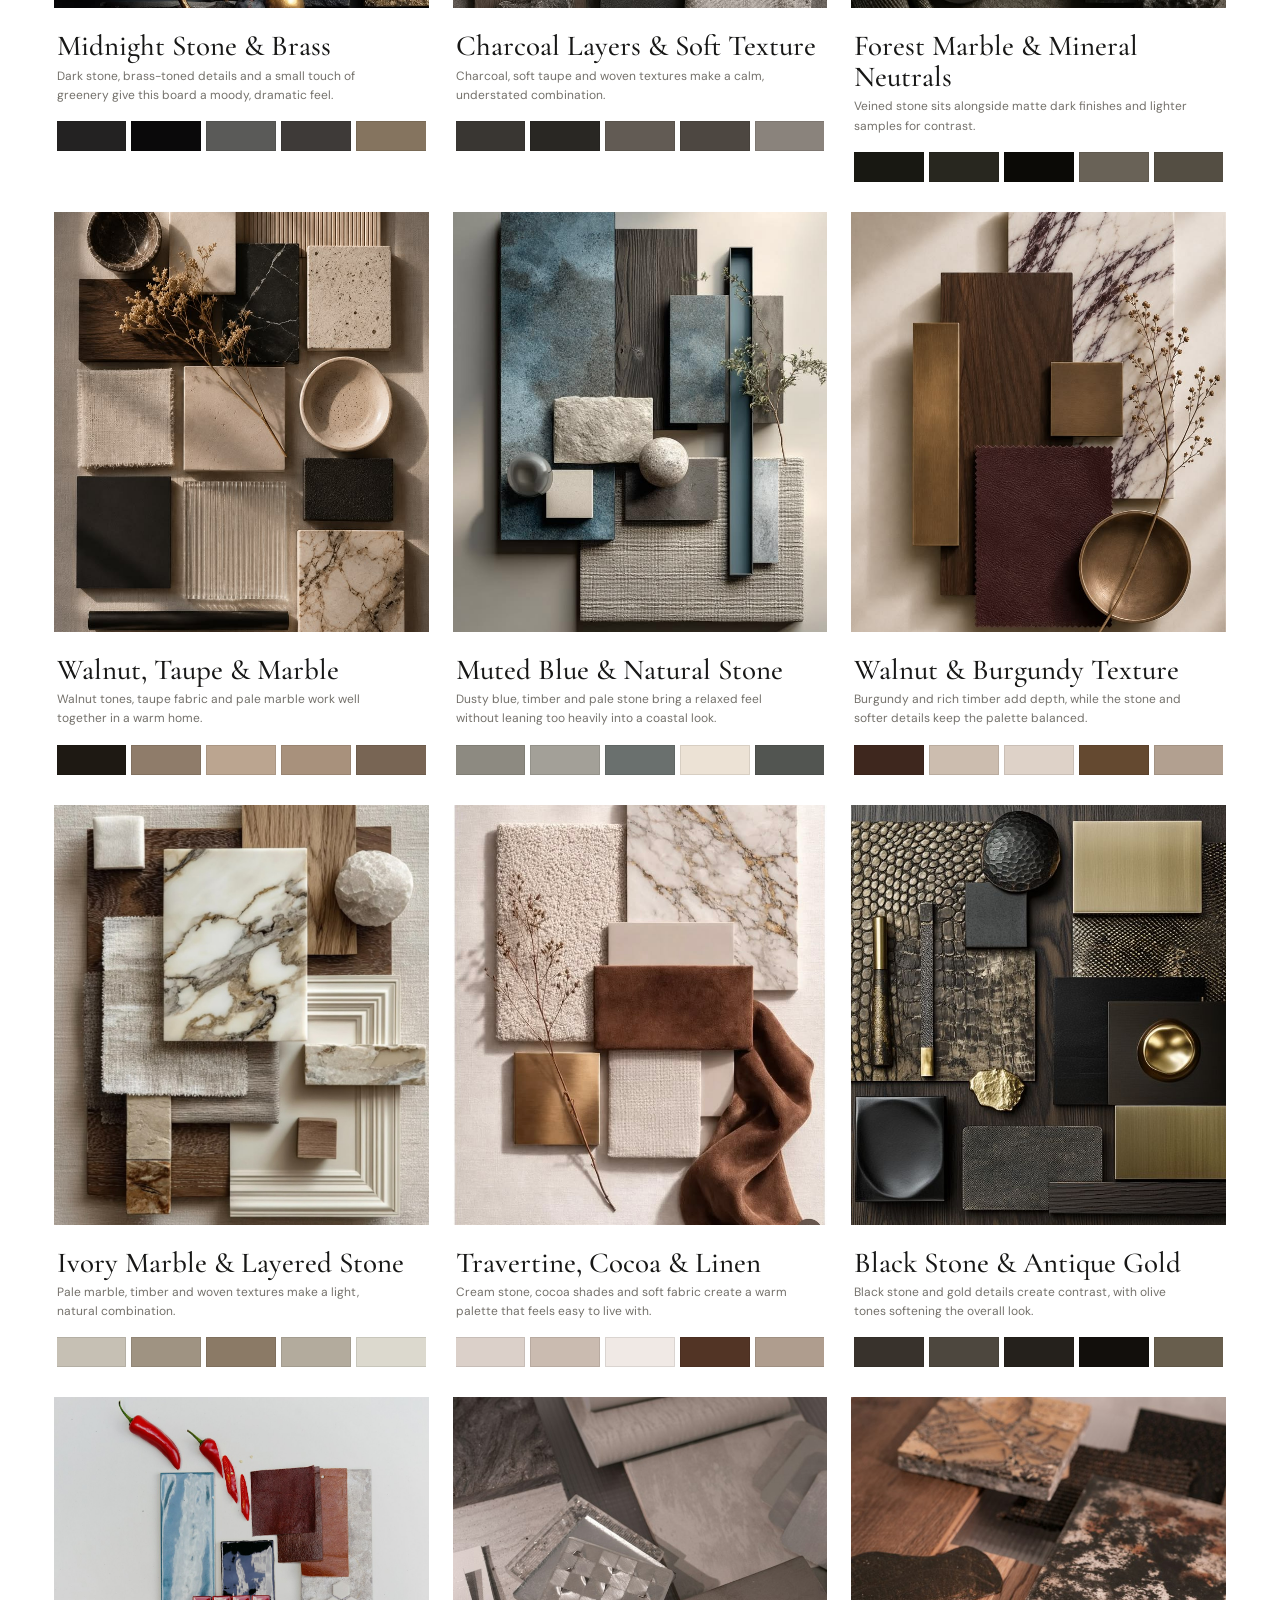
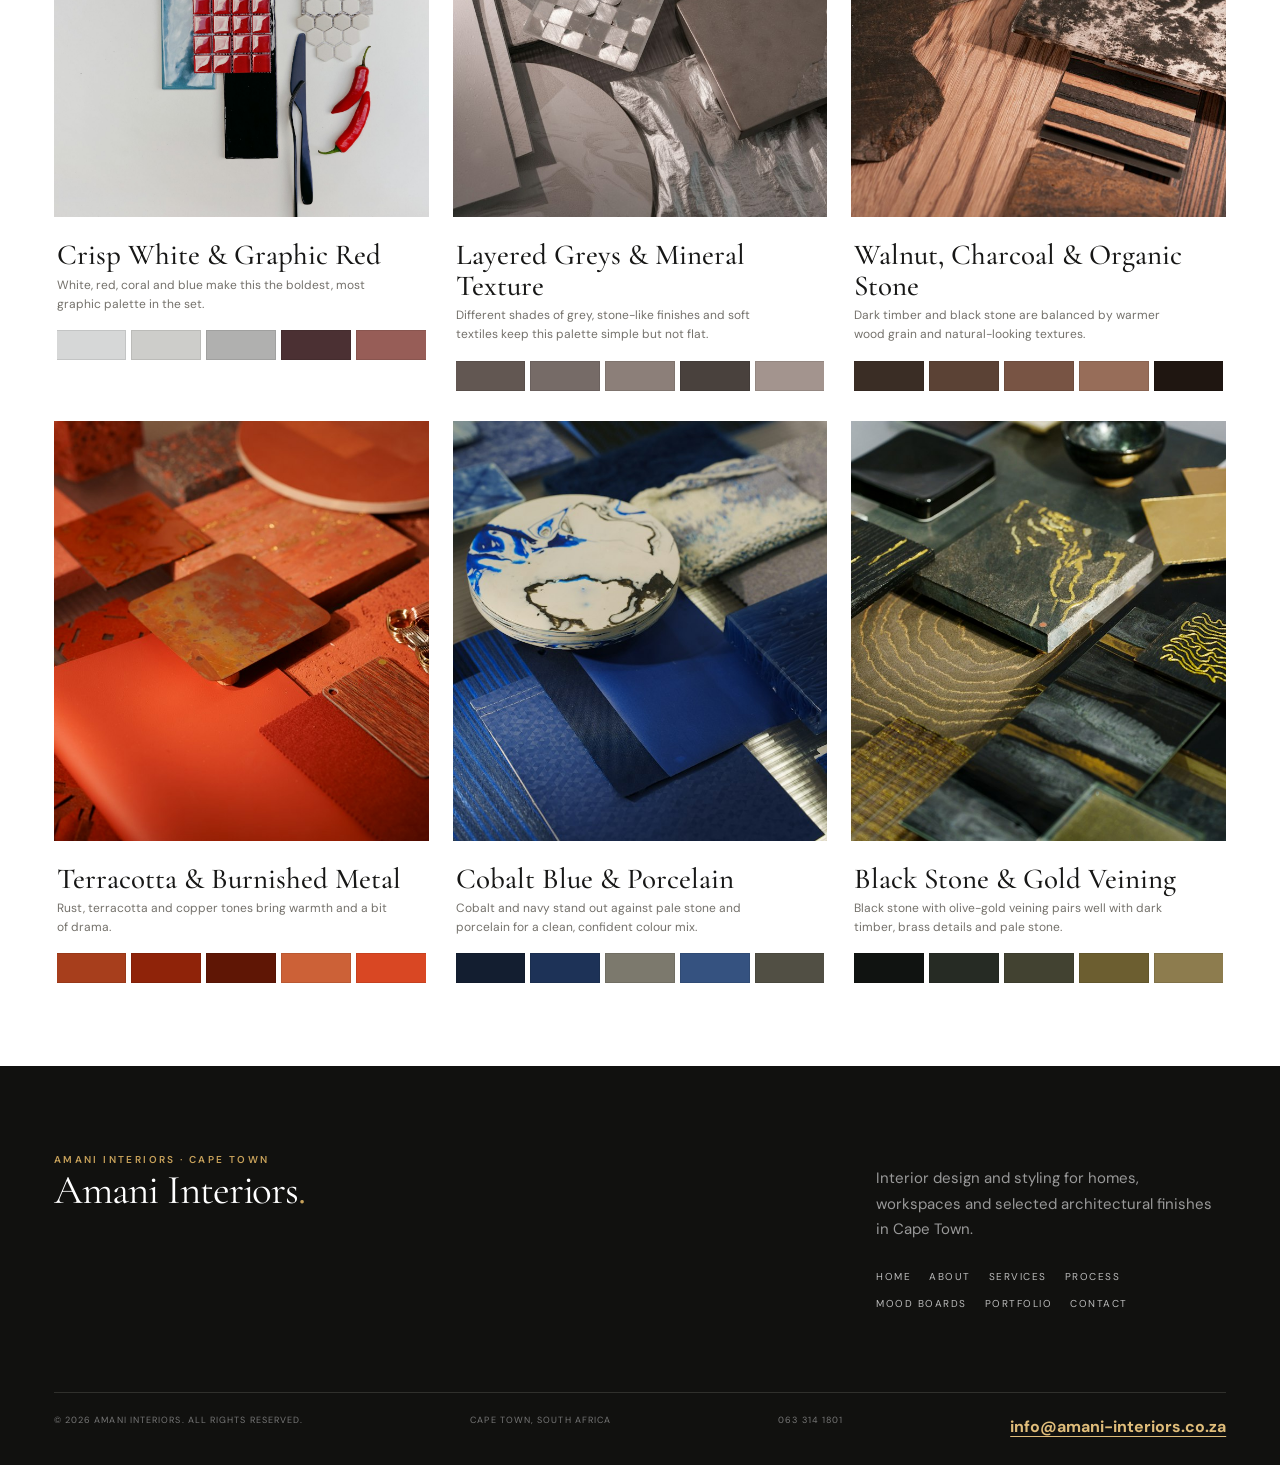
<file: mood-boards.html>
<!doctype html><html lang="en"><head><meta charset="utf-8"><meta name="viewport" content="width=device-width,initial-scale=1"><meta name="theme-color" content="#171716">
<link rel="stylesheet" href="styles.css?v=20261021-footerfix"><link rel="icon" href="assets/amani-logo-gold.png">
<title>Interior Design Mood Boards | Amani Interiors</title><meta name="description" content="Explore curated interior design mood boards by Amani Interiors, bringing together colour palettes, textures, materials and finish inspiration.">
<link rel="canonical" href="https://amani-interiors.co.za/mood-boards.html">
<meta property="og:type" content="website">
<meta property="og:site_name" content="Amani Interiors">
<meta property="og:title" content="Interior Design Mood Boards | Amani Interiors">
<meta property="og:description" content="Explore curated interior design mood boards by Amani Interiors, bringing together colour palettes, textures, materials and finish inspiration.">
<meta property="og:url" content="https://amani-interiors.co.za/mood-boards.html">
<meta property="og:image" content="https://amani-interiors.co.za/assets/amani-logo-gold.png">
<meta name="twitter:card" content="summary_large_image">
<meta name="twitter:title" content="Interior Design Mood Boards | Amani Interiors">
<meta name="twitter:description" content="Explore curated interior design mood boards by Amani Interiors, bringing together colour palettes, textures, materials and finish inspiration.">
<meta name="twitter:image" content="https://amani-interiors.co.za/assets/amani-logo-gold.png">
<meta name="robots" content="index, follow, max-image-preview:large">
<script type="application/ld+json">{"@context":"https://schema.org","@type":"ProfessionalService","name":"Amani Interiors","url":"https://amani-interiors.co.za","email":"info@amani-interiors.co.za","telephone":"+27 63 314 1801","areaServed":{"@type":"City","name":"Cape Town"},"description":"Explore curated interior design mood boards by Amani Interiors, bringing together colour palettes, textures, materials and finish inspiration.","image":"https://amani-interiors.co.za/assets/amani-logo-gold.png","mainEntityOfPage":"https://amani-interiors.co.za/mood-boards.html"}</script>
</head><body><header class="site-header"><div class="wrap nav"><a class="brand" href="index.html" aria-label="Amani Interiors home"><img src="assets/amani-logo-gold.png" alt="Amani Interiors logo"><span class="brand-text">Amani Interiors<small>Bespoke Interior Design</small></span></a><nav class="nav-links" aria-label="Primary navigation"><a class="" href="index.html">Home</a><a class="" href="about.html">About</a><a class="" href="services.html">Services</a><a class="" href="process.html">Process</a><a class="active" href="mood-boards.html">Mood Boards</a><a class="" href="portfolio.html">Portfolio</a><a class="" href="contact.html">Contact</a><a class="nav-cta" data-whatsapp target="_blank" rel="noopener">WhatsApp</a></nav><button class="menu-btn" aria-label="Open menu" aria-expanded="false"><span></span><span></span></button></div><nav class="mobile-menu" aria-label="Mobile navigation"><a href="index.html">Home</a><a href="about.html">About</a><a href="services.html">Services</a><a href="process.html">Process</a><a href="mood-boards.html">Mood Boards</a><a href="portfolio.html">Portfolio</a><a href="contact.html">Contact</a><a data-whatsapp target="_blank" rel="noopener">WhatsApp</a></nav></header><main><section class="page-hero"><div class="wrap"><div class="eyebrow">Material + Sample Boards · 15 Directions</div><h1 class="display">Start with a <span class="gold">look and feel.</span></h1><p>Not sure which colours or finishes to bring together? These boards collect timber, stone, fabric, colour and texture ideas in one place, so you can compare directions before making decisions.</p><div class="page-hero-image reveal"><img src="assets/IMG-20261007-WA0001.jpg" alt="Curated interior material mood board" fetchpriority="high"></div></div><div class="ghost">M</div></section><section class="section"><div class="wrap"><div class="boards-intro reveal"><h2>15 ideas to <span class="gold">explore.</span></h2><p>Each board focuses on a different mix of materials and colours. Use them as a starting point, save the combinations you like and share them when discussing your project.</p></div><div class="boards-grid" id="boardsGrid" style="margin-top:55px"></div></div></section></main><div class="modal" id="boardModal" aria-hidden="true"><div class="modal-panel"><button class="modal-close" aria-label="Close board">×</button><div class="eyebrow">Amani Interiors · Material Board</div><h2 class="modal-title">Board</h2><p class="modal-desc"></p><div class="modal-board"><div class="modal-visual visual"></div><div class="modal-board-copy"><div class="modal-palette"></div></div></div></div></div><footer class="footer"><div class="wrap"><div class="footer-top"><div><div class="eyebrow">Amani Interiors · Cape Town</div><h2 class="footer-wordmark">Amani Interiors<span>.</span></h2></div><div class="footer-copy"><p>Interior design and styling for homes, workspaces and selected architectural finishes in Cape Town.</p><div class="footer-links"><a href="index.html">Home</a><a href="about.html">About</a><a href="services.html">Services</a><a href="process.html">Process</a><a href="mood-boards.html">Mood Boards</a><a href="portfolio.html">Portfolio</a><a href="contact.html">Contact</a></div></div></div><div class="footer-bottom"><span>© 2026 Amani Interiors. All rights reserved.</span><span>Cape Town, South Africa</span><span>063 314 1801</span><span><a class="footer-email" href="mailto:info@amani-interiors.co.za">info@amani-interiors.co.za</a></span></div></div></footer><script src="script.js"></script></body></html>
</file>
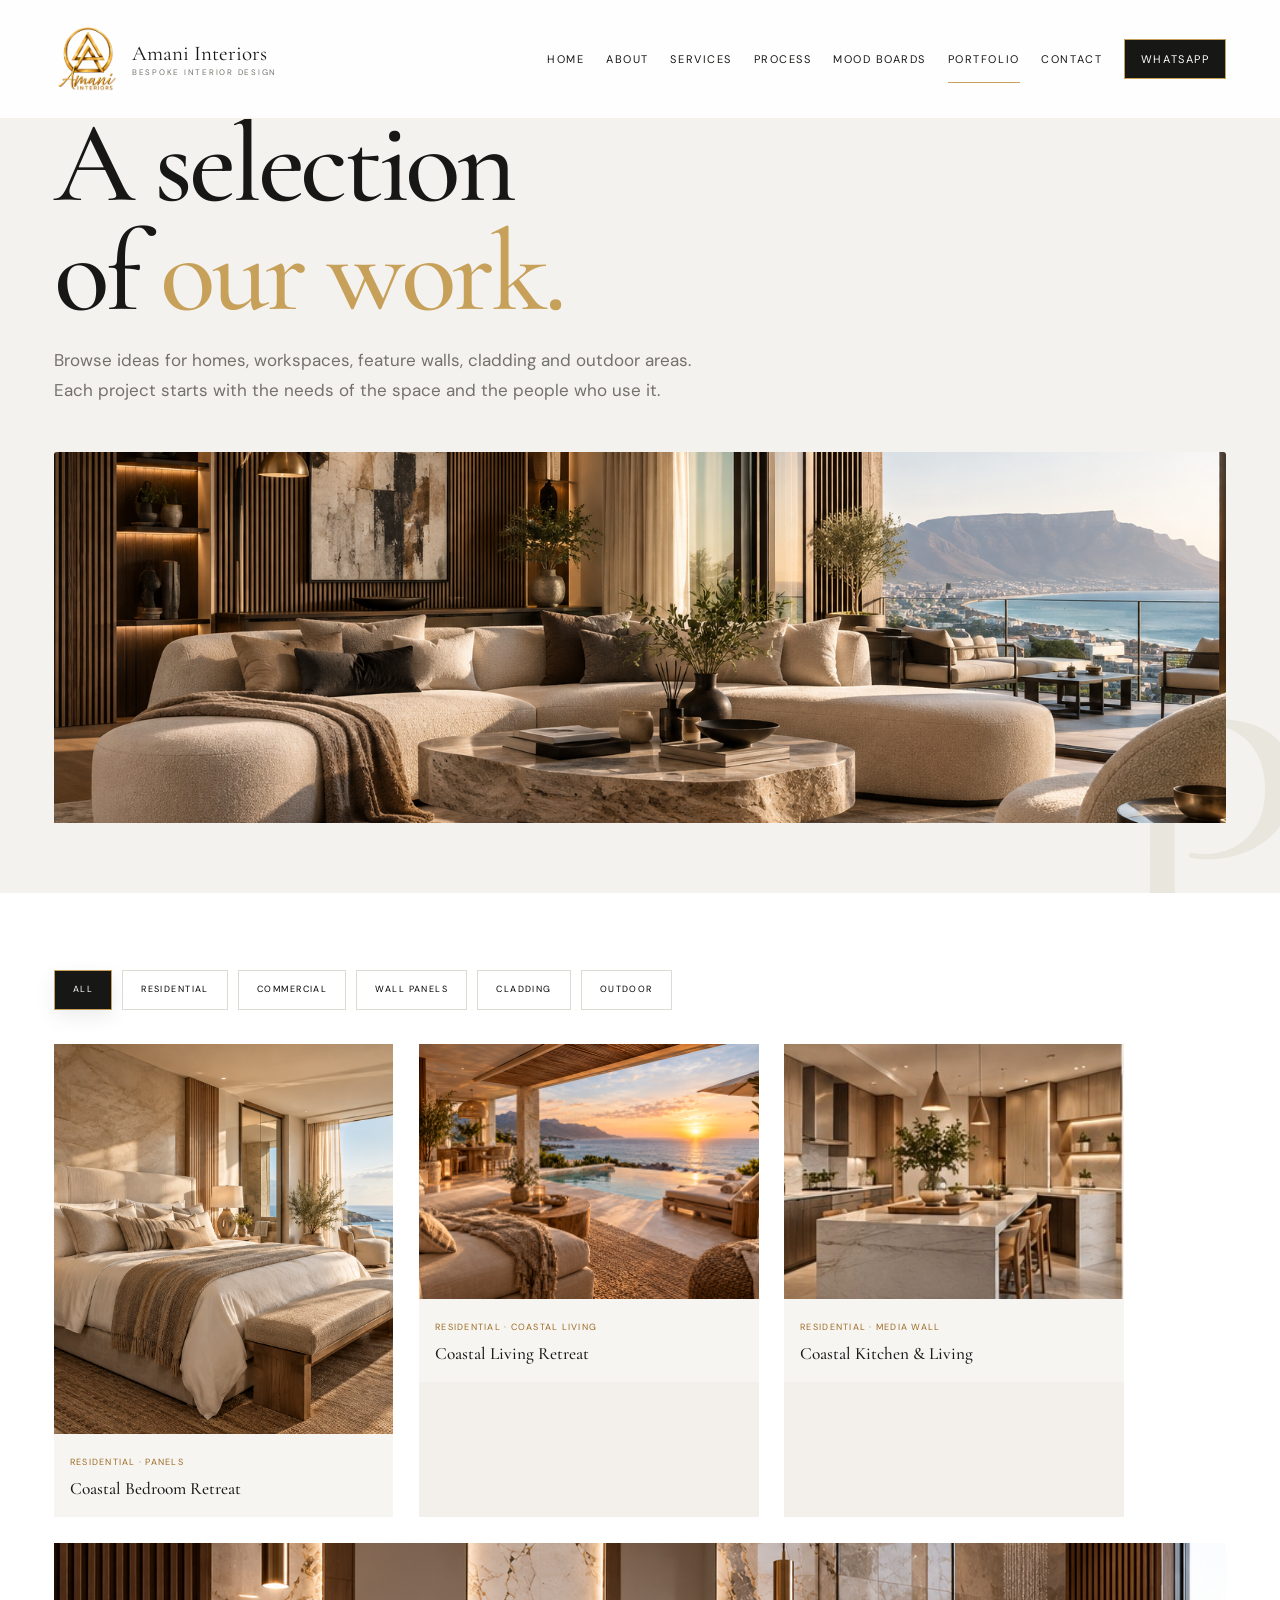
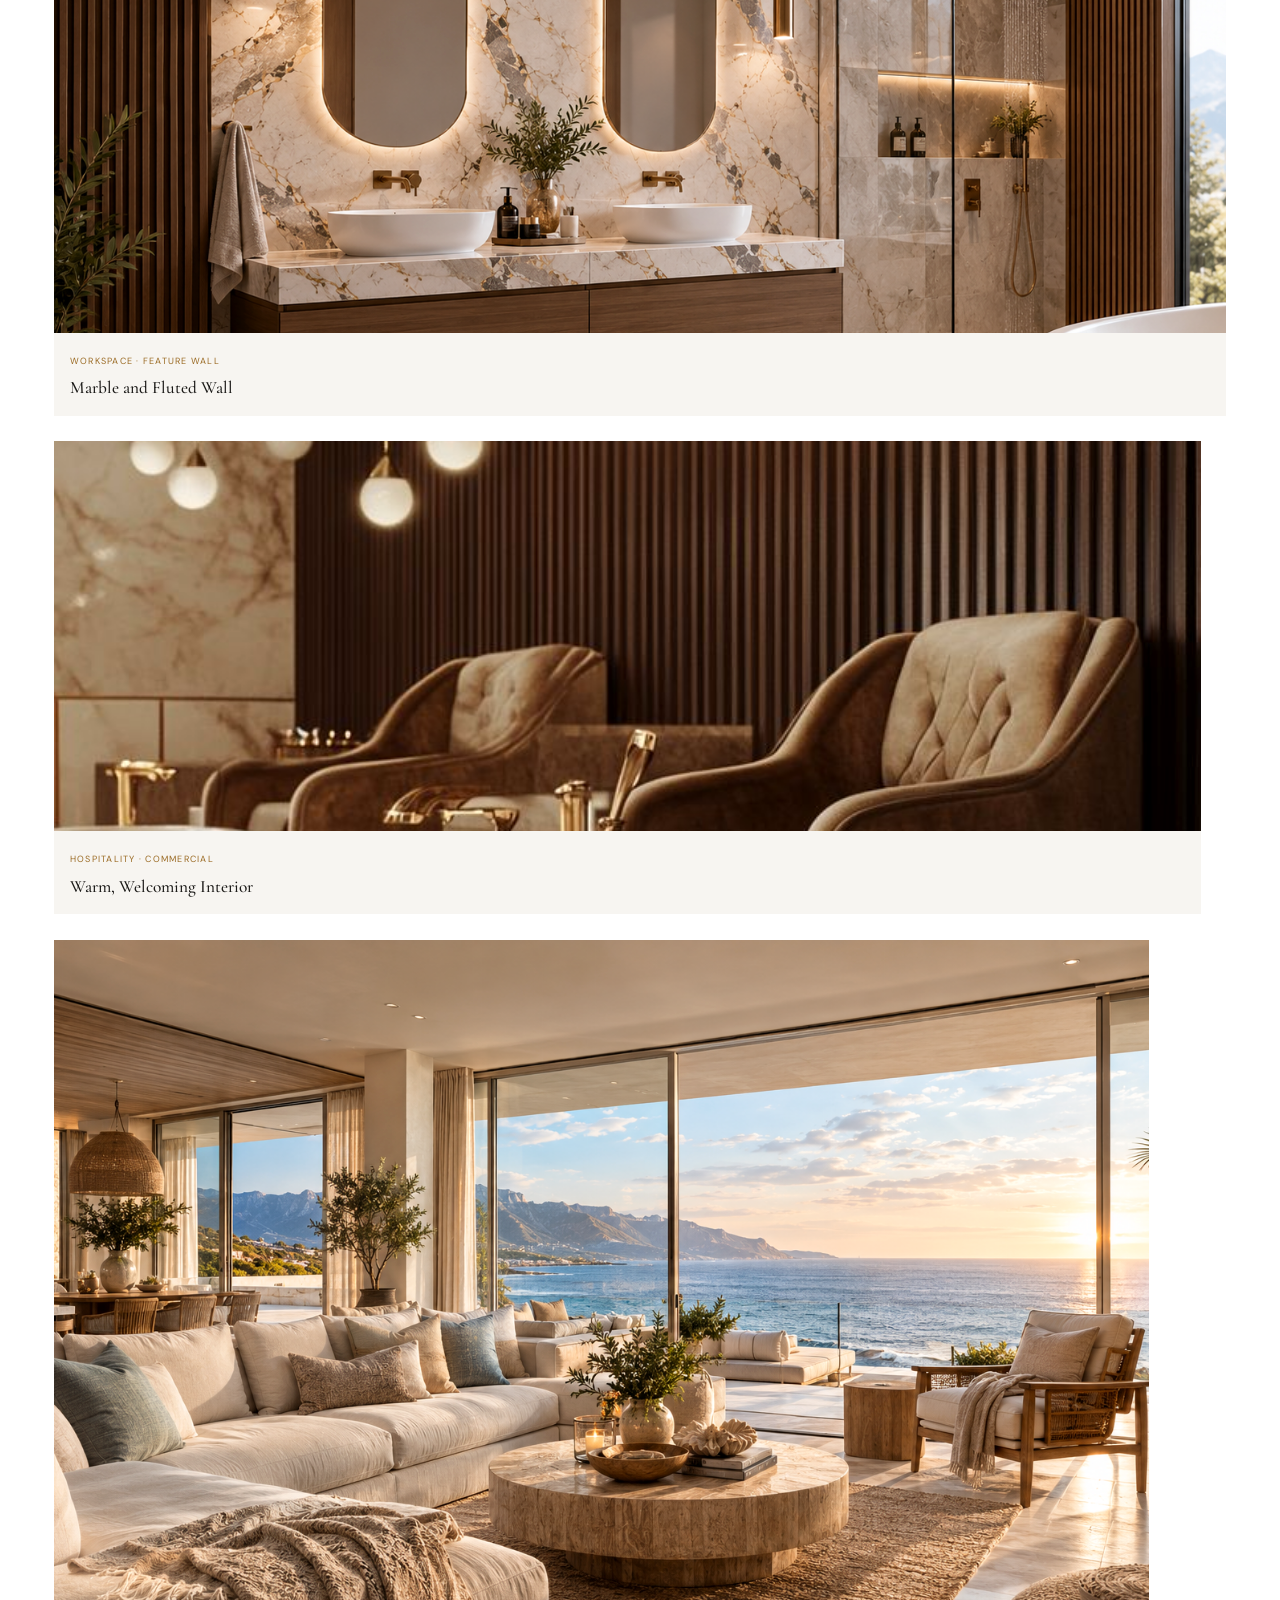
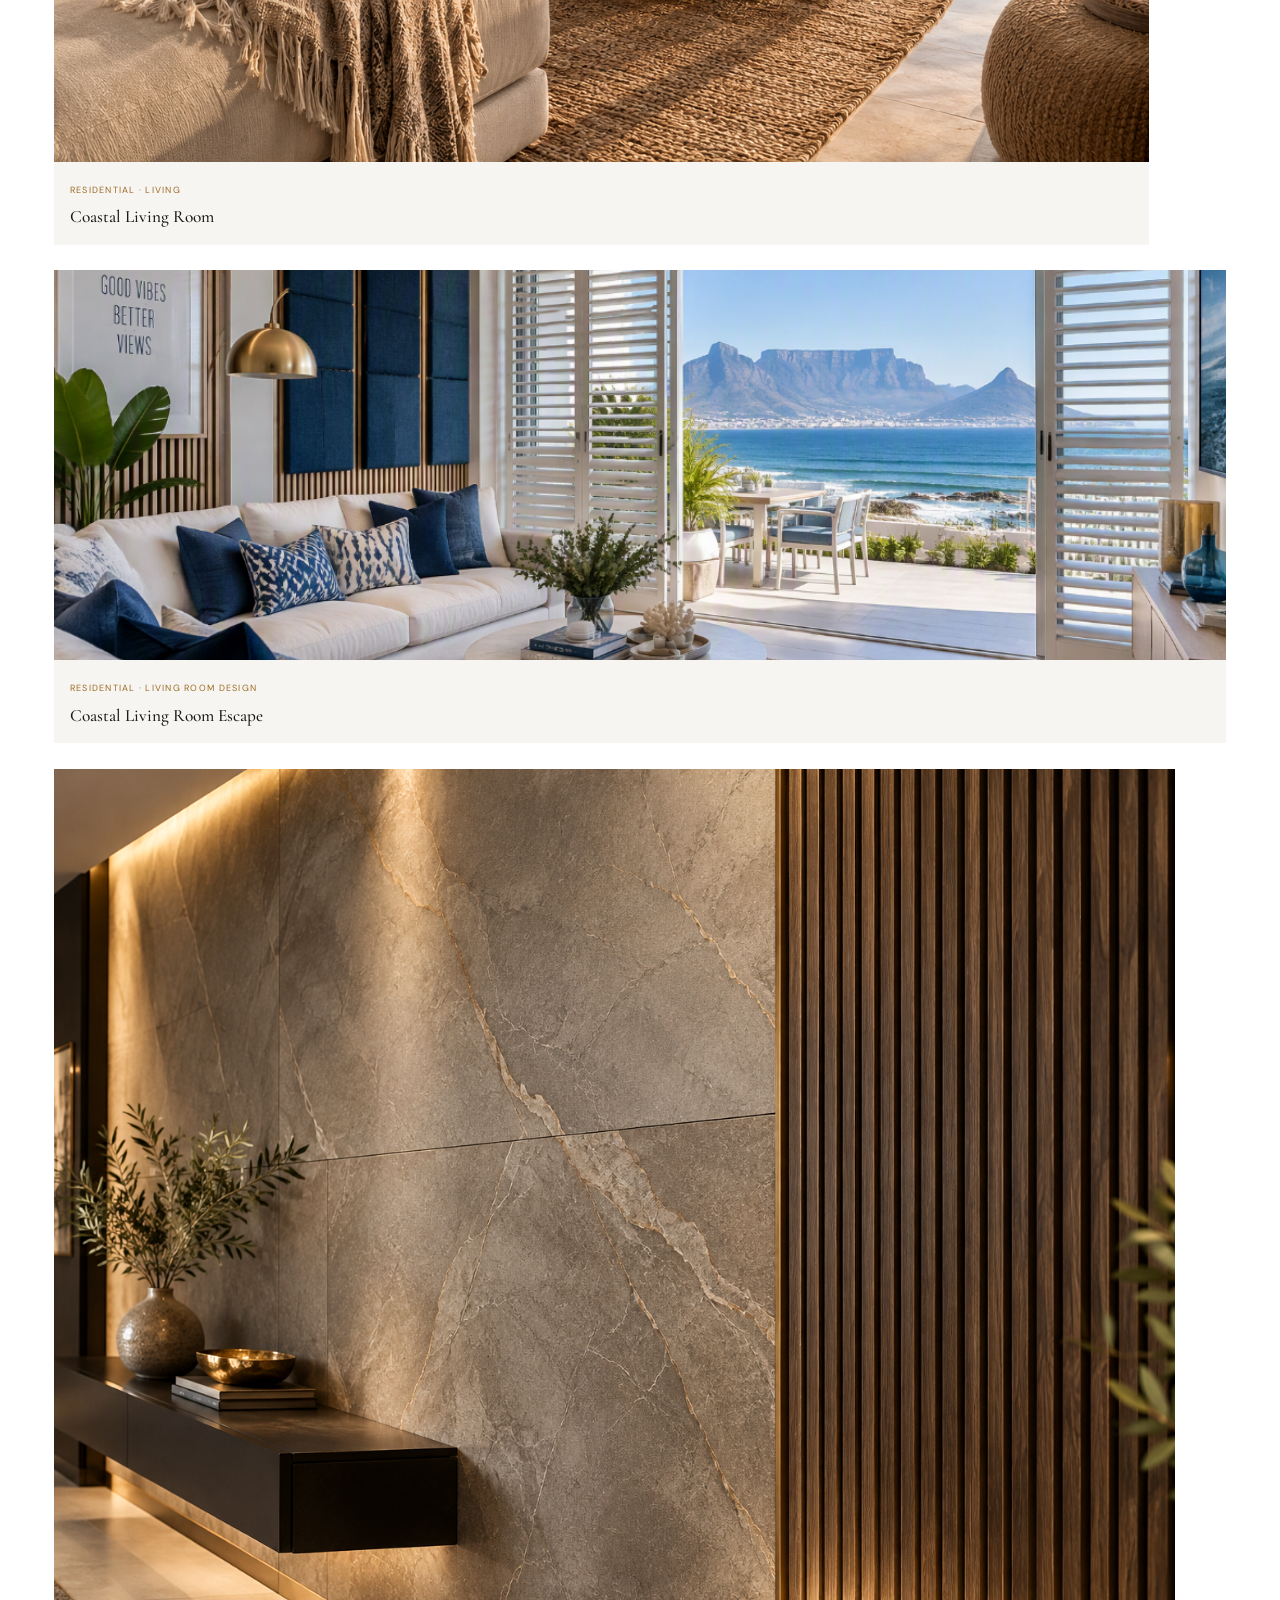
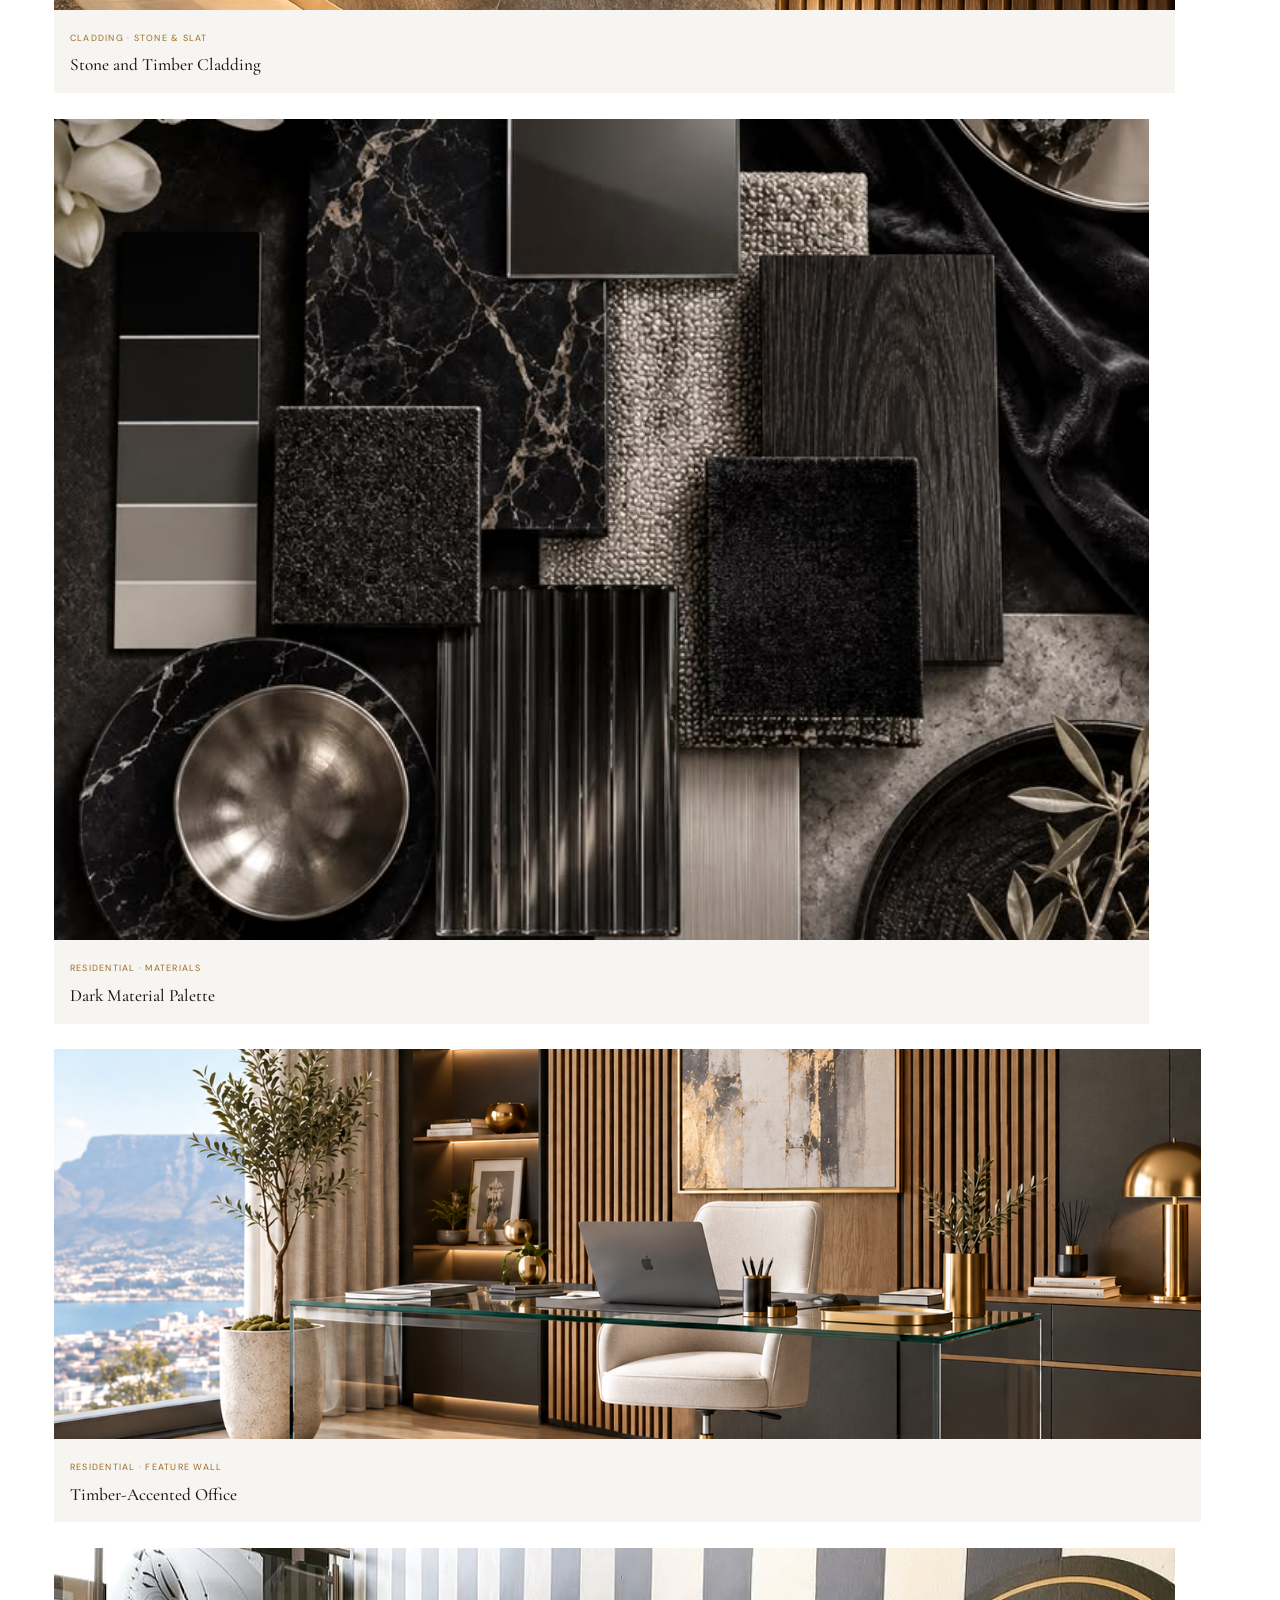
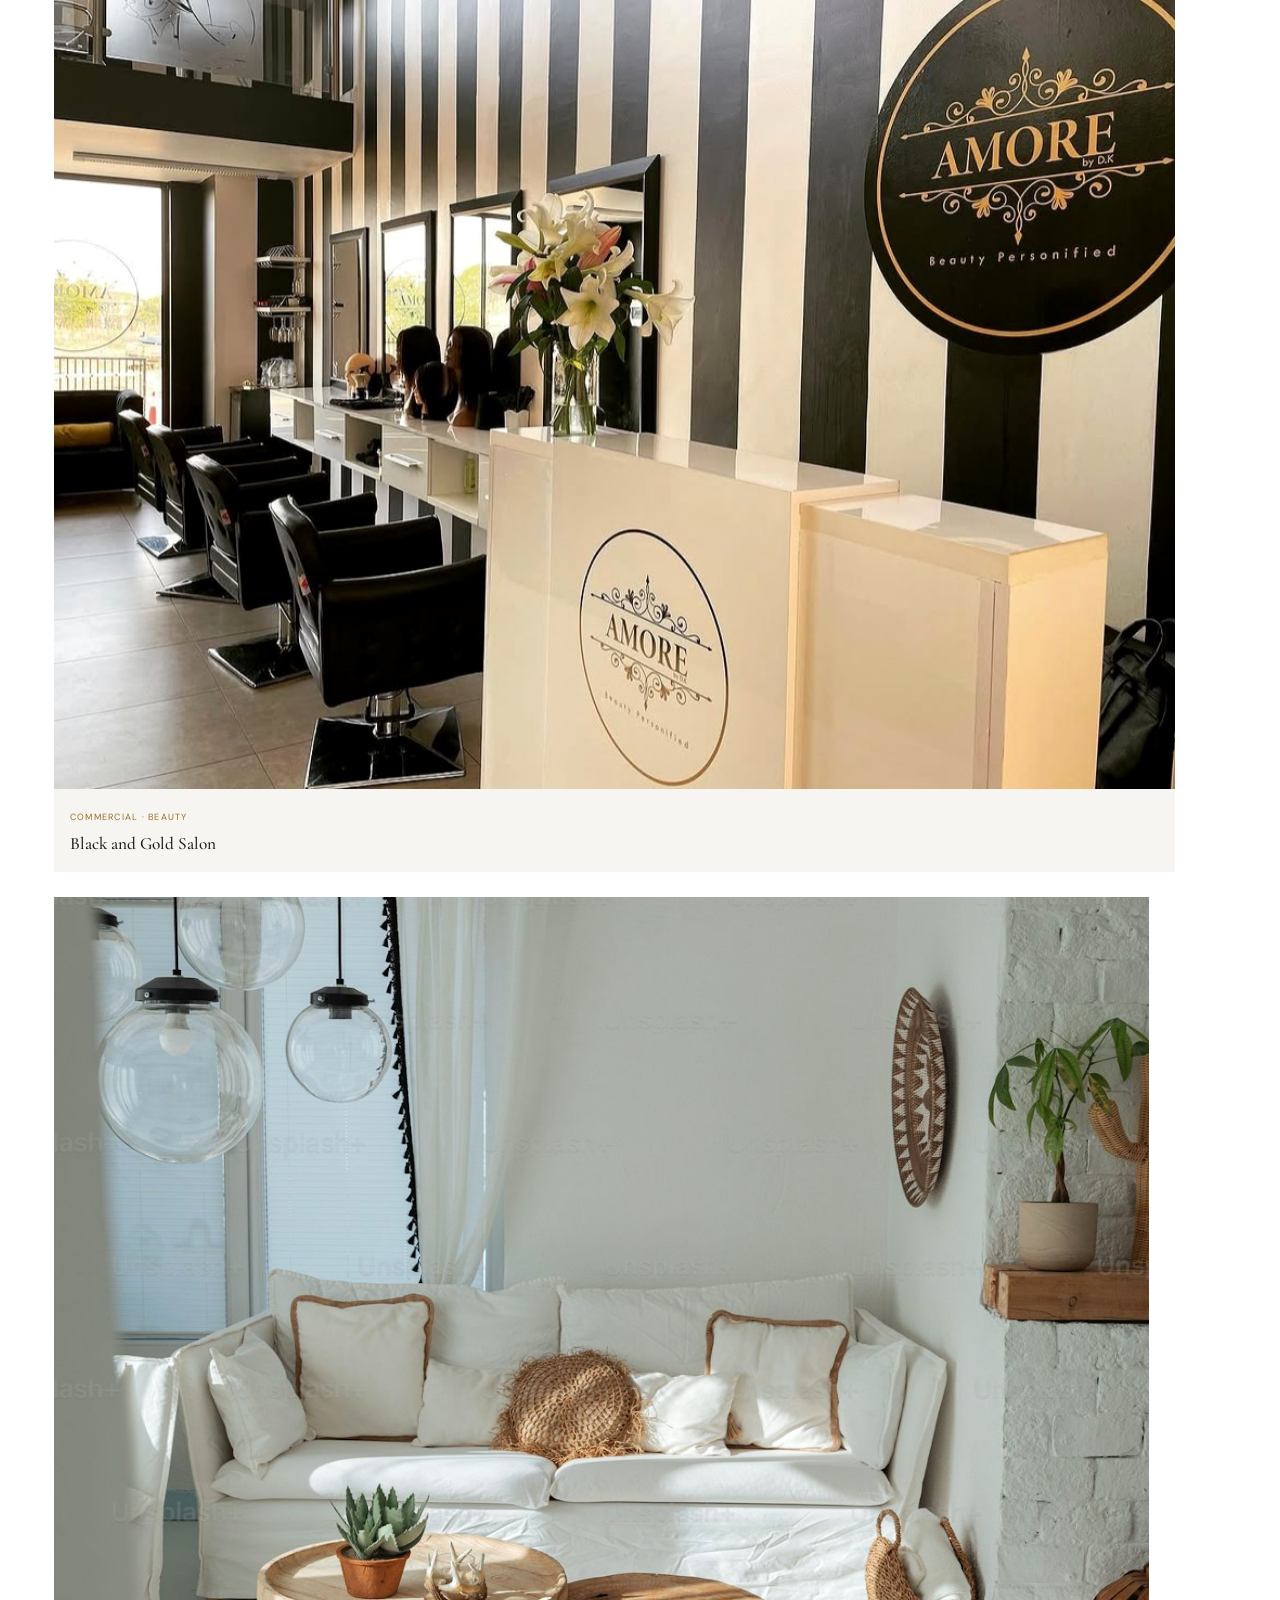
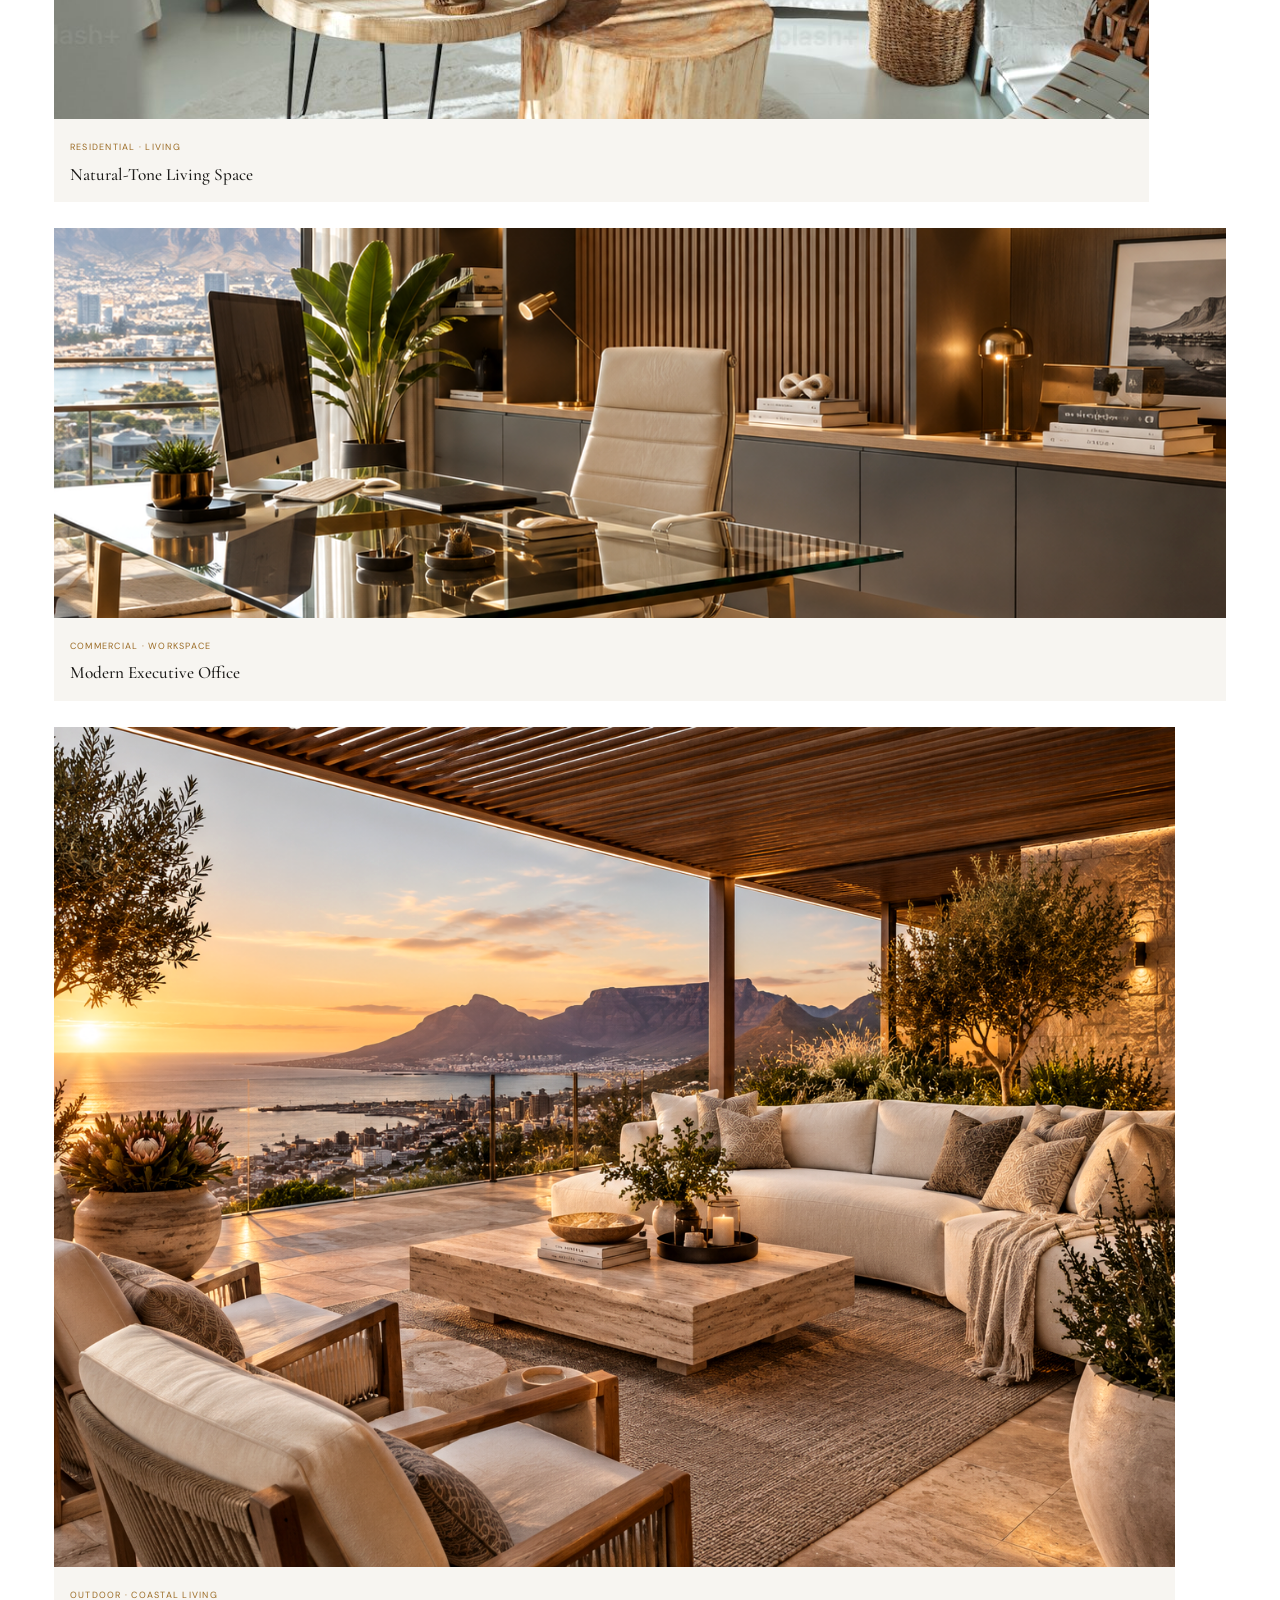
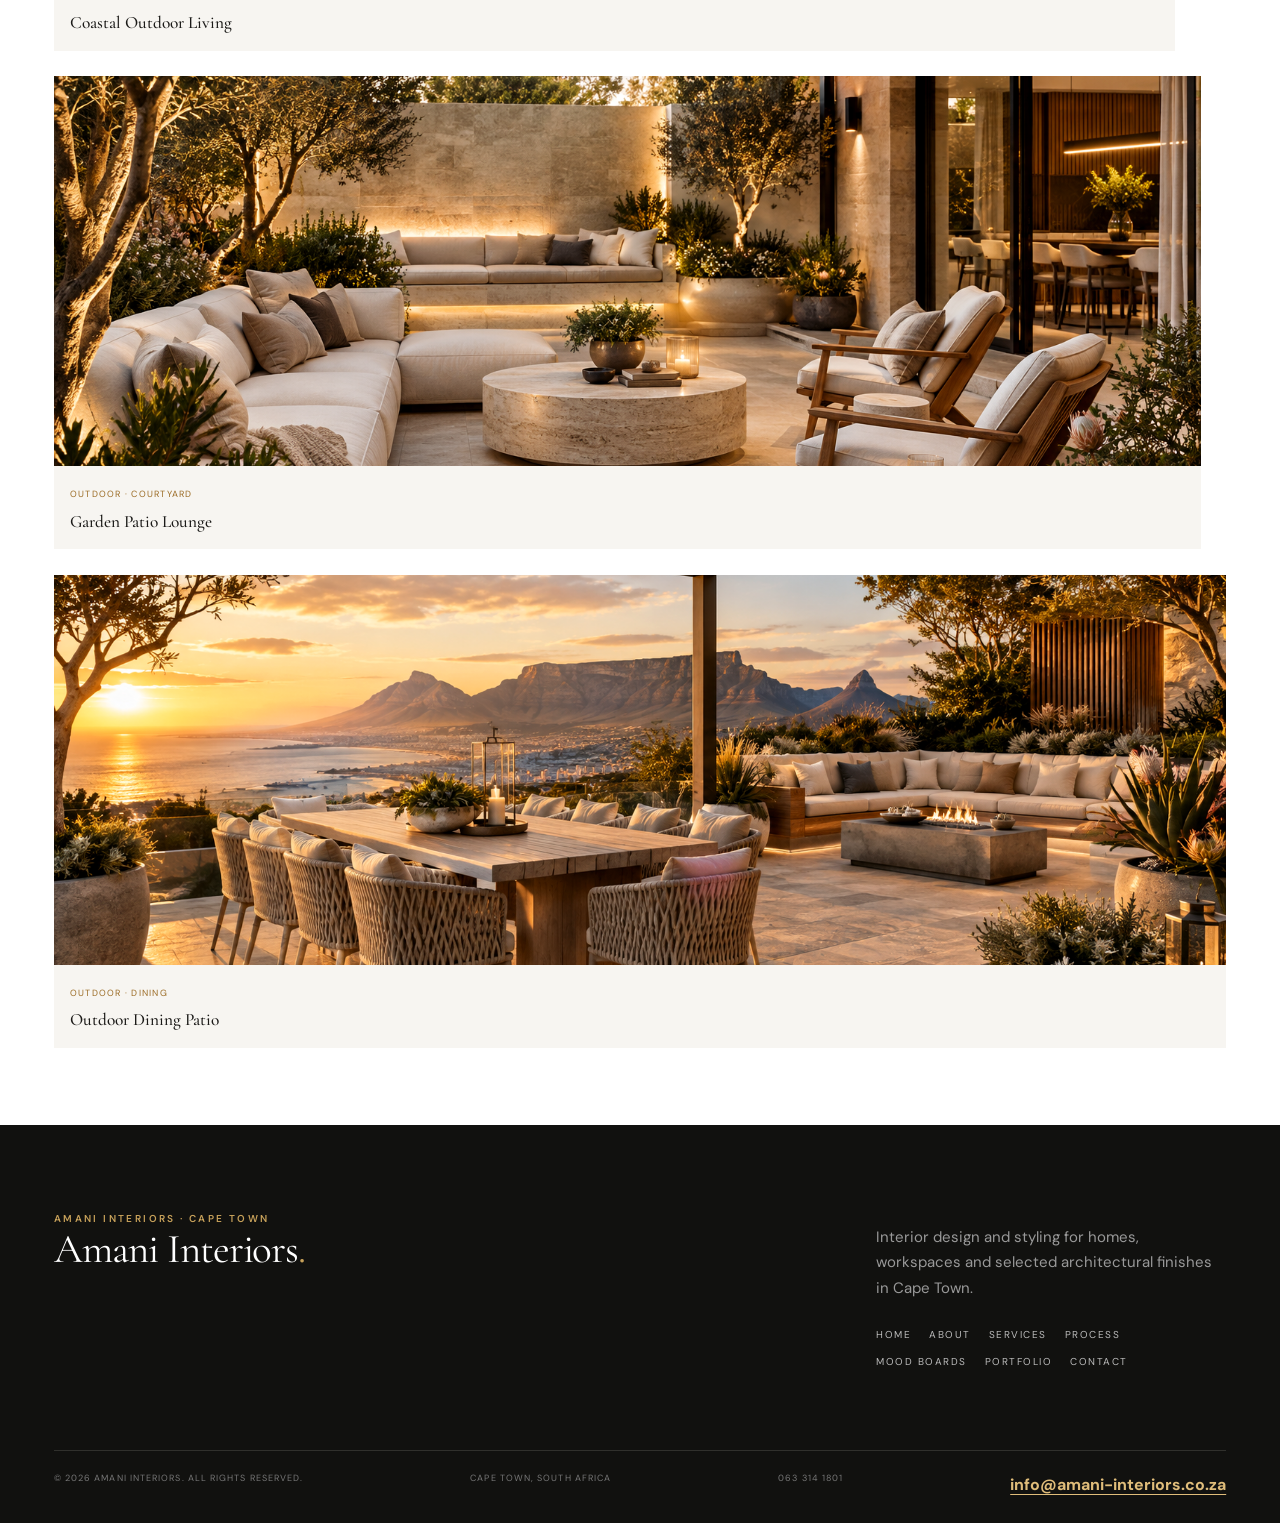
<file: portfolio.html>
<!doctype html><html lang="en"><head><meta charset="utf-8"><meta name="viewport" content="width=device-width,initial-scale=1"><meta name="theme-color" content="#171716">
<link rel="stylesheet" href="styles.css?v=20261021-footerfix"><link rel="icon" href="assets/amani-logo-gold.png">
<title>Interior Design Portfolio | Amani Interiors Cape Town</title><meta name="description" content="View interior design inspiration from Amani Interiors, including residential spaces, bedrooms, living rooms, workspaces, wall panels and outdoor areas.">
<link rel="canonical" href="https://amani-interiors.co.za/portfolio.html">
<meta property="og:type" content="website">
<meta property="og:site_name" content="Amani Interiors">
<meta property="og:title" content="Interior Design Portfolio | Amani Interiors Cape Town">
<meta property="og:description" content="View interior design inspiration from Amani Interiors, including residential spaces, bedrooms, living rooms, workspaces, wall panels and outdoor areas.">
<meta property="og:url" content="https://amani-interiors.co.za/portfolio.html">
<meta property="og:image" content="https://amani-interiors.co.za/assets/amani-logo-gold.png">
<meta name="twitter:card" content="summary_large_image">
<meta name="twitter:title" content="Interior Design Portfolio | Amani Interiors Cape Town">
<meta name="twitter:description" content="View interior design inspiration from Amani Interiors, including residential spaces, bedrooms, living rooms, workspaces, wall panels and outdoor areas.">
<meta name="twitter:image" content="https://amani-interiors.co.za/assets/amani-logo-gold.png">
<meta name="robots" content="index, follow, max-image-preview:large">
<script type="application/ld+json">{"@context":"https://schema.org","@type":"ProfessionalService","name":"Amani Interiors","url":"https://amani-interiors.co.za","email":"info@amani-interiors.co.za","telephone":"+27 63 314 1801","areaServed":{"@type":"City","name":"Cape Town"},"description":"View interior design inspiration from Amani Interiors, including residential spaces, bedrooms, living rooms, workspaces, wall panels and outdoor areas.","image":"https://amani-interiors.co.za/assets/amani-logo-gold.png","mainEntityOfPage":"https://amani-interiors.co.za/portfolio.html"}</script>
</head><body><header class="site-header"><div class="wrap nav"><a class="brand" href="index.html" aria-label="Amani Interiors home"><img src="assets/amani-logo-gold.png" alt="Amani Interiors logo"><span class="brand-text">Amani Interiors<small>Bespoke Interior Design</small></span></a><nav class="nav-links" aria-label="Primary navigation"><a class="" href="index.html">Home</a><a class="" href="about.html">About</a><a class="" href="services.html">Services</a><a class="" href="process.html">Process</a><a class="" href="mood-boards.html">Mood Boards</a><a class="active" href="portfolio.html">Portfolio</a><a class="" href="contact.html">Contact</a><a class="nav-cta" data-whatsapp target="_blank" rel="noopener">WhatsApp</a></nav><button class="menu-btn" aria-label="Open menu" aria-expanded="false"><span></span><span></span></button></div><nav class="mobile-menu" aria-label="Mobile navigation"><a href="index.html">Home</a><a href="about.html">About</a><a href="services.html">Services</a><a href="process.html">Process</a><a href="mood-boards.html">Mood Boards</a><a href="portfolio.html">Portfolio</a><a href="contact.html">Contact</a><a data-whatsapp target="_blank" rel="noopener">WhatsApp</a></nav></header><main><section class="page-hero"><div class="wrap"><div class="eyebrow">Portfolio</div><h1 class="display">A selection of <span class="gold">our work.</span></h1><p>Browse ideas for homes, workspaces, feature walls, cladding and outdoor areas. Each project starts with the needs of the space and the people who use it.</p><div class="page-hero-image reveal"><img src="assets/ai-residential-living.png" alt="Newly generated luxury coastal interior with natural stone, warm timber and ocean light" fetchpriority="high"></div></div><div class="ghost">P</div></section><section class="section"><div class="wrap"><div class="filters reveal"><button class="filter active" data-filter="all">All</button><button class="filter" data-filter="residential">Residential</button><button class="filter" data-filter="commercial">Commercial</button><button class="filter" data-filter="panels">Wall Panels</button><button class="filter" data-filter="cladding">Cladding</button><button class="filter" data-filter="outdoor">Outdoor</button></div><div class="portfolio-grid"><article class="portfolio-card reveal" data-category="residential panels"><div class="image-frame bedroom-feature-image"><img src="assets/ai-coastal-bedroom-sanctuary.jpg" alt="Luxury coastal bedroom sanctuary with king bed, layered ivory linen, oak detailing and ocean views" loading="lazy"></div><div class="portfolio-overlay"><small>Residential · Panels</small><h3>Coastal Bedroom Retreat</h3></div></article><article class="portfolio-card reveal delay-1" data-category="residential cladding"><div class="image-frame"><img src="assets/ai-coastal-living-retreat-generated.jpg" alt="Coastal-inspired living room with natural stone, timber and soft neutral furnishings" loading="lazy"></div><div class="portfolio-overlay"><small>Residential · Coastal Living</small><h3>Coastal Living Retreat</h3></div></article><article class="portfolio-card reveal delay-2" data-category="residential panels"><div class="image-frame"><img src="assets/ai-coastal-kitchen-generated.jpg" alt="Coastal-inspired interior with natural oak and stone finishes" loading="lazy"></div><div class="portfolio-overlay"><small>Residential · Media Wall</small><h3>Coastal Kitchen & Living</h3></div></article><article class="portfolio-card reveal" data-category="residential panels"><div class="image-frame"><img src="assets/marble-and-fluted-wall.png" alt="Natural white marble feature wall with grey and gold veining paired with vertical walnut fluted panels" loading="lazy"></div><div class="portfolio-overlay"><small>Workspace · Feature Wall</small><h3>Marble and Fluted Wall</h3></div></article><article class="portfolio-card reveal delay-1" data-category="commercial"><div class="image-frame"><img src="assets/IMG-20261007-WA0005.jpg" alt="Warm hospitality seating concept" loading="lazy"></div><div class="portfolio-overlay"><small>Hospitality · Commercial</small><h3>Warm, Welcoming Interior</h3></div></article><article class="portfolio-card reveal delay-2" data-category="residential"><div class="image-frame"><img src="assets/ai-coastal-living-generated.jpg" alt="Newly generated coastal living room with natural stone, warm timber and layered neutral furnishings" loading="lazy"></div><div class="portfolio-overlay"><small>Residential · Living</small><h3>Coastal Living Room</h3></div></article><article class="portfolio-card reveal" data-category="residential panels"><div class="image-frame"><img src="assets/portfolio-coastal-living-room-01.png" alt="Elegant coastal living room with natural textures, relaxed seating and a calm neutral palette" loading="lazy"></div><div class="portfolio-overlay"><small>Residential · Living Room Design</small><h3>Coastal Living Room Escape</h3></div></article><article class="portfolio-card reveal delay-1" data-category="cladding"><div class="image-frame"><img src="assets/ai-stone-and-slat-cladding.png" alt="Large-format stone cladding paired with vertical timber slat panels and warm architectural lighting" loading="lazy"></div><div class="portfolio-overlay"><small>Cladding · Stone & Slat</small><h3>Stone and Timber Cladding</h3></div></article><article class="portfolio-card reveal delay-2" data-category="residential panels"><div class="image-frame"><img src="assets/IMG-20261007-WA0008.jpg" alt="Dark stone, timber and tactile material composition" loading="lazy"></div><div class="portfolio-overlay"><small>Residential · Materials</small><h3>Dark Material Palette</h3></div></article><article class="portfolio-card reveal" data-category="residential panels"><div class="image-frame"><img src="assets/timber-accented-office-fixed.png" alt="Professional workspace with glass desk and acoustic timber wall panels" loading="lazy"></div><div class="portfolio-overlay"><small>Residential · Feature Wall</small><h3>Timber-Accented Office</h3></div></article><article class="portfolio-card reveal" data-category="commercial"><div class="image-frame"><img src="assets/portfolio-salon-black-gold.jpg" alt="Black-and-gold salon reception with striped feature wall, styling stations and elegant gold signage" loading="lazy"></div><div class="portfolio-overlay"><small>Commercial · Beauty</small><h3>Black and Gold Salon</h3></div></article>
<article class="portfolio-card reveal" data-category="residential"><div class="image-frame"><img src="assets/portfolio-residential-dining.png" alt="Bright contemporary dining and living space with natural timber, neutral upholstery and warm daylight" loading="lazy"></div><div class="portfolio-overlay"><small>Residential · Living</small><h3>Natural-Tone Living Space</h3></div></article>
<article class="portfolio-card reveal" data-category="commercial"><div class="image-frame"><img src="assets/ai-commercial-office.png" alt="Professional modern office with glass desk, ergonomic chair, illuminated shelving and timber slat feature wall" loading="lazy"></div><div class="portfolio-overlay"><small>Commercial · Workspace</small><h3>Modern Executive Office</h3></div></article>

<article class="portfolio-card reveal" data-category="outdoor"><div class="image-frame"><img src="assets/ai-outdoor-cape-town-ocean.png" alt="Luxury Cape Town terrace with ocean, coastal city and mountain views at sunset" loading="lazy"></div><div class="portfolio-overlay"><small>Outdoor · Coastal Living</small><h3>Coastal Outdoor Living</h3></div></article>
<article class="portfolio-card reveal" data-category="outdoor"><div class="image-frame"><img src="assets/ai-outdoor-courtyard.png" alt="Modern landscaped courtyard patio with cream modular seating, teak lounge chairs and integrated warm lighting" loading="lazy"></div><div class="portfolio-overlay"><small>Outdoor · Courtyard</small><h3>Garden Patio Lounge</h3></div></article>
<article class="portfolio-card reveal" data-category="outdoor"><div class="image-frame"><img src="assets/ai-outdoor-dining-patio.png" alt="Luxury outdoor dining patio with pergola, woven dining chairs, fire-pit lounge and Cape Town ocean-and-mountain outlook" loading="lazy"></div><div class="portfolio-overlay"><small>Outdoor · Dining</small><h3>Outdoor Dining Patio</h3></div></article>
</div></div></section></main><footer class="footer"><div class="wrap"><div class="footer-top"><div><div class="eyebrow">Amani Interiors · Cape Town</div><h2 class="footer-wordmark">Amani Interiors<span>.</span></h2></div><div class="footer-copy"><p>Interior design and styling for homes, workspaces and selected architectural finishes in Cape Town.</p><div class="footer-links"><a href="index.html">Home</a><a href="about.html">About</a><a href="services.html">Services</a><a href="process.html">Process</a><a href="mood-boards.html">Mood Boards</a><a href="portfolio.html">Portfolio</a><a href="contact.html">Contact</a></div></div></div><div class="footer-bottom"><span>© 2026 Amani Interiors. All rights reserved.</span><span>Cape Town, South Africa</span><span>063 314 1801</span><span><a class="footer-email" href="mailto:info@amani-interiors.co.za">info@amani-interiors.co.za</a></span></div></div></footer><script src="script.js"></script></body></html>
</file>
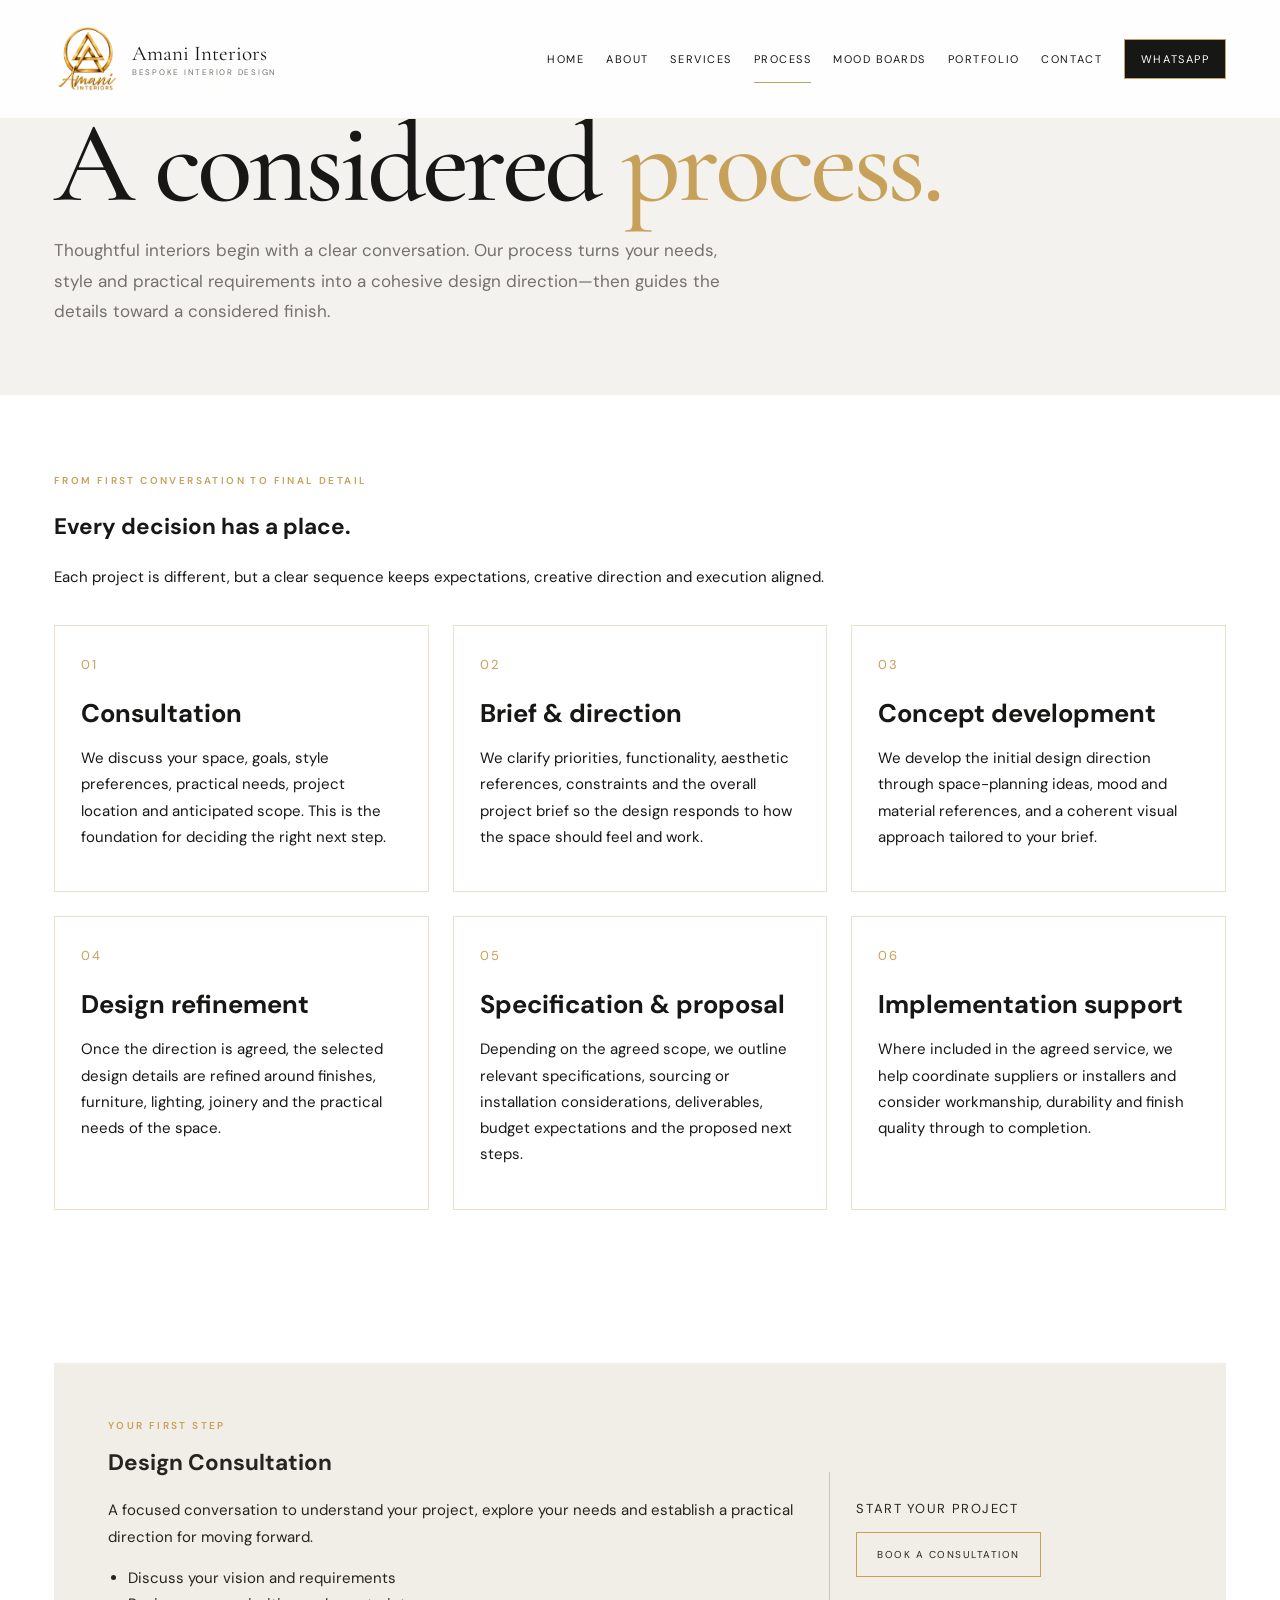
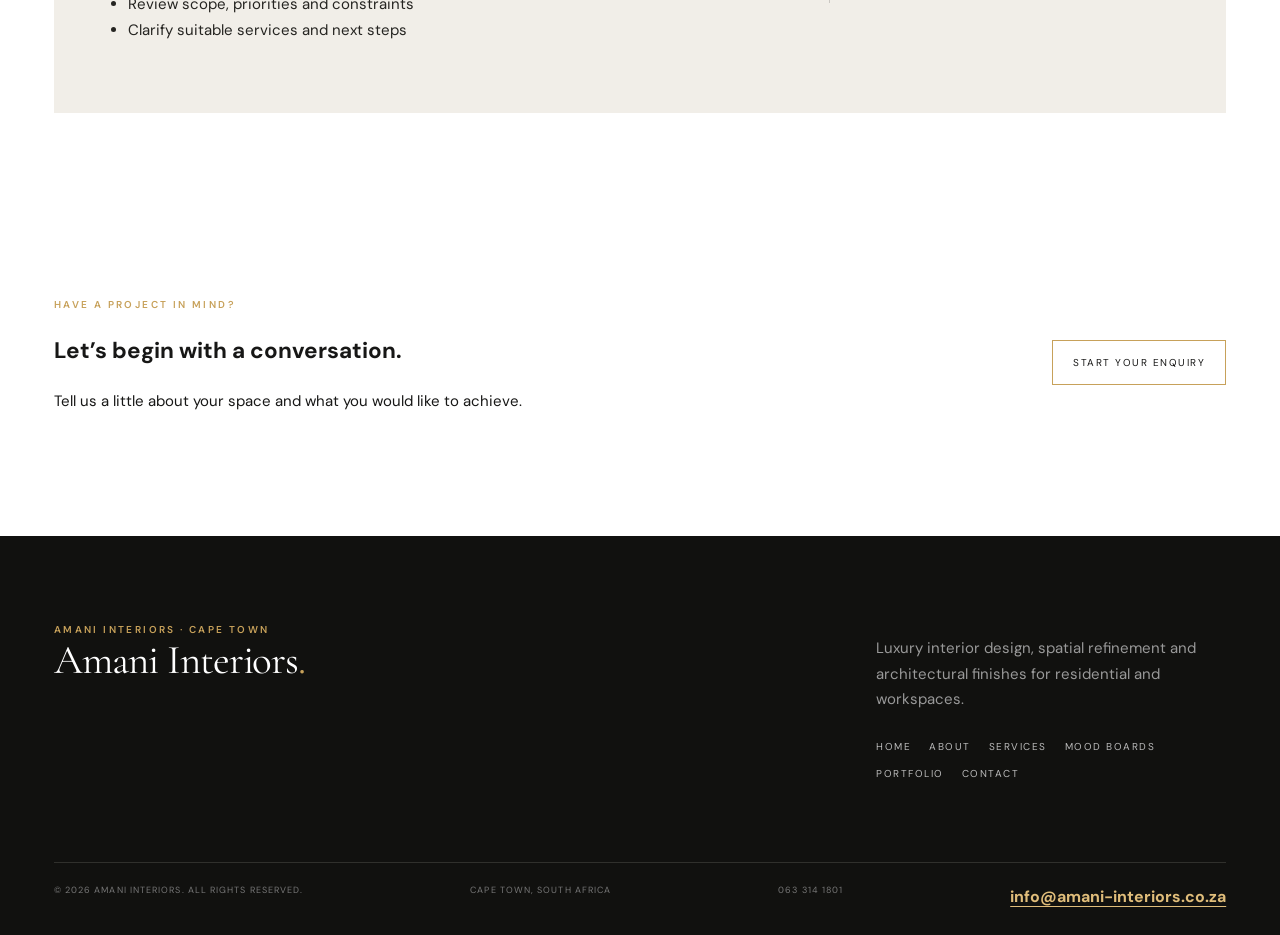
<file: process.html>
<!doctype html><html lang="en"><head><meta charset="utf-8"><meta name="viewport" content="width=device-width,initial-scale=1"><meta name="theme-color" content="#171716">
<link rel="stylesheet" href="styles.css?v=20261021-footerfix"><link rel="icon" href="assets/amani-logo-gold.png">
<title>Our Design Process | Amani Interiors Cape Town</title><meta name="description" content="Explore the Amani Interiors design process, from initial conversations and creative direction to considered materials, finishes and the final space.">
<link rel="canonical" href="https://amani-interiors.co.za/process.html">
<meta property="og:type" content="website">
<meta property="og:site_name" content="Amani Interiors">
<meta property="og:title" content="Our Design Process | Amani Interiors Cape Town">
<meta property="og:description" content="Explore the Amani Interiors design process, from initial conversations and creative direction to considered materials, finishes and the final space.">
<meta property="og:url" content="https://amani-interiors.co.za/process.html">
<meta property="og:image" content="https://amani-interiors.co.za/assets/amani-logo-gold.png">
<meta name="twitter:card" content="summary_large_image">
<meta name="twitter:title" content="Our Design Process | Amani Interiors Cape Town">
<meta name="twitter:description" content="Explore the Amani Interiors design process, from initial conversations and creative direction to considered materials, finishes and the final space.">
<meta name="twitter:image" content="https://amani-interiors.co.za/assets/amani-logo-gold.png">
<meta name="robots" content="index, follow, max-image-preview:large">
<script type="application/ld+json">{"@context":"https://schema.org","@type":"ProfessionalService","name":"Amani Interiors","url":"https://amani-interiors.co.za","email":"info@amani-interiors.co.za","telephone":"+27 63 314 1801","areaServed":{"@type":"City","name":"Cape Town"},"description":"Explore the Amani Interiors design process, from initial conversations and creative direction to considered materials, finishes and the final space.","image":"https://amani-interiors.co.za/assets/amani-logo-gold.png","mainEntityOfPage":"https://amani-interiors.co.za/process.html"}</script>
</head><body><header class="site-header"><div class="wrap nav"><a class="brand" href="index.html" aria-label="Amani Interiors home"><img src="assets/amani-logo-gold.png" alt="Amani Interiors logo"><span class="brand-text">Amani Interiors<small>Bespoke Interior Design</small></span></a><nav class="nav-links" aria-label="Primary navigation"><a class="" href="index.html">Home</a><a class="" href="about.html">About</a><a class="" href="services.html">Services</a><a class="active" href="process.html">Process</a><a class="" href="mood-boards.html">Mood Boards</a><a class="" href="portfolio.html">Portfolio</a><a class="" href="contact.html">Contact</a><a class="nav-cta" data-whatsapp target="_blank" rel="noopener">WhatsApp</a></nav><button class="menu-btn" aria-label="Open menu" aria-expanded="false"><span></span><span></span></button></div><nav class="mobile-menu" aria-label="Mobile navigation"><a href="index.html">Home</a><a href="about.html">About</a><a href="services.html">Services</a><a href="process.html">Process</a><a href="mood-boards.html">Mood Boards</a><a href="portfolio.html">Portfolio</a><a href="contact.html">Contact</a><a data-whatsapp target="_blank" rel="noopener">WhatsApp</a></nav></header><main>
<section class="page-hero"><div class="wrap"><div class="eyebrow">The Journey · Cape Town</div><h1 class="display">A considered <span class="gold">process.</span></h1><p class="lead">Thoughtful interiors begin with a clear conversation. Our process turns your needs, style and practical requirements into a cohesive design direction—then guides the details toward a considered finish.</p></div></section>
<section class="section"><div class="wrap"><div class="section-heading"><div class="eyebrow">From first conversation to final detail</div><h2 class="display-sm">Every decision has a place.</h2><p>Each project is different, but a clear sequence keeps expectations, creative direction and execution aligned.</p></div>
<div class="process-grid">
<article class="process-step"><span class="step-number">01</span><h3>Consultation</h3><p>We discuss your space, goals, style preferences, practical needs, project location and anticipated scope. This is the foundation for deciding the right next step.</p></article>
<article class="process-step"><span class="step-number">02</span><h3>Brief & direction</h3><p>We clarify priorities, functionality, aesthetic references, constraints and the overall project brief so the design responds to how the space should feel and work.</p></article>
<article class="process-step"><span class="step-number">03</span><h3>Concept development</h3><p>We develop the initial design direction through space-planning ideas, mood and material references, and a coherent visual approach tailored to your brief.</p></article>
<article class="process-step"><span class="step-number">04</span><h3>Design refinement</h3><p>Once the direction is agreed, the selected design details are refined around finishes, furniture, lighting, joinery and the practical needs of the space.</p></article>
<article class="process-step"><span class="step-number">05</span><h3>Specification & proposal</h3><p>Depending on the agreed scope, we outline relevant specifications, sourcing or installation considerations, deliverables, budget expectations and the proposed next steps.</p></article>
<article class="process-step"><span class="step-number">06</span><h3>Implementation support</h3><p>Where included in the agreed service, we help coordinate suppliers or installers and consider workmanship, durability and finish quality through to completion.</p></article>
</div></div></section>
<section class="section process-fee-section"><div class="wrap"><div class="fee-panel"><div><div class="eyebrow">Your first step</div><h2 class="display-sm">Design Consultation</h2><p>A focused conversation to understand your project, explore your needs and establish a practical direction for moving forward.</p><ul><li>Discuss your vision and requirements</li><li>Review scope, priorities and constraints</li><li>Clarify suitable services and next steps</li></ul></div><div class="fee-price"><span>Start your project</span><a class="btn btn-primary" href="contact.html">Book a consultation</a></div></div></section>
<section class="section"><div class="wrap"><div class="closing-panel"><div><div class="eyebrow">Have a project in mind?</div><h2 class="display-sm">Let’s begin with a conversation.</h2><p>Tell us a little about your space and what you would like to achieve.</p></div><a class="btn btn-primary" href="contact.html">Start your enquiry</a></div></div></section>
</main><footer class="footer"><div class="wrap"><div class="footer-top"><div><div class="eyebrow">Amani Interiors · Cape Town</div><h2 class="footer-wordmark">Amani Interiors<span>.</span></h2></div><div class="footer-copy"><p>Luxury interior design, spatial refinement and architectural finishes for residential and workspaces.</p><div class="footer-links"><a href="index.html">Home</a><a href="about.html">About</a><a href="services.html">Services</a><a href="mood-boards.html">Mood Boards</a><a href="portfolio.html">Portfolio</a><a href="contact.html">Contact</a></div></div></div><div class="footer-bottom"><span>© 2026 Amani Interiors. All rights reserved.</span><span>Cape Town, South Africa</span><span>063 314 1801</span><span><a class="footer-email" href="mailto:info@amani-interiors.co.za">info@amani-interiors.co.za</a></span></div></div></footer><script src="script.js"></script></body></html>
</file>
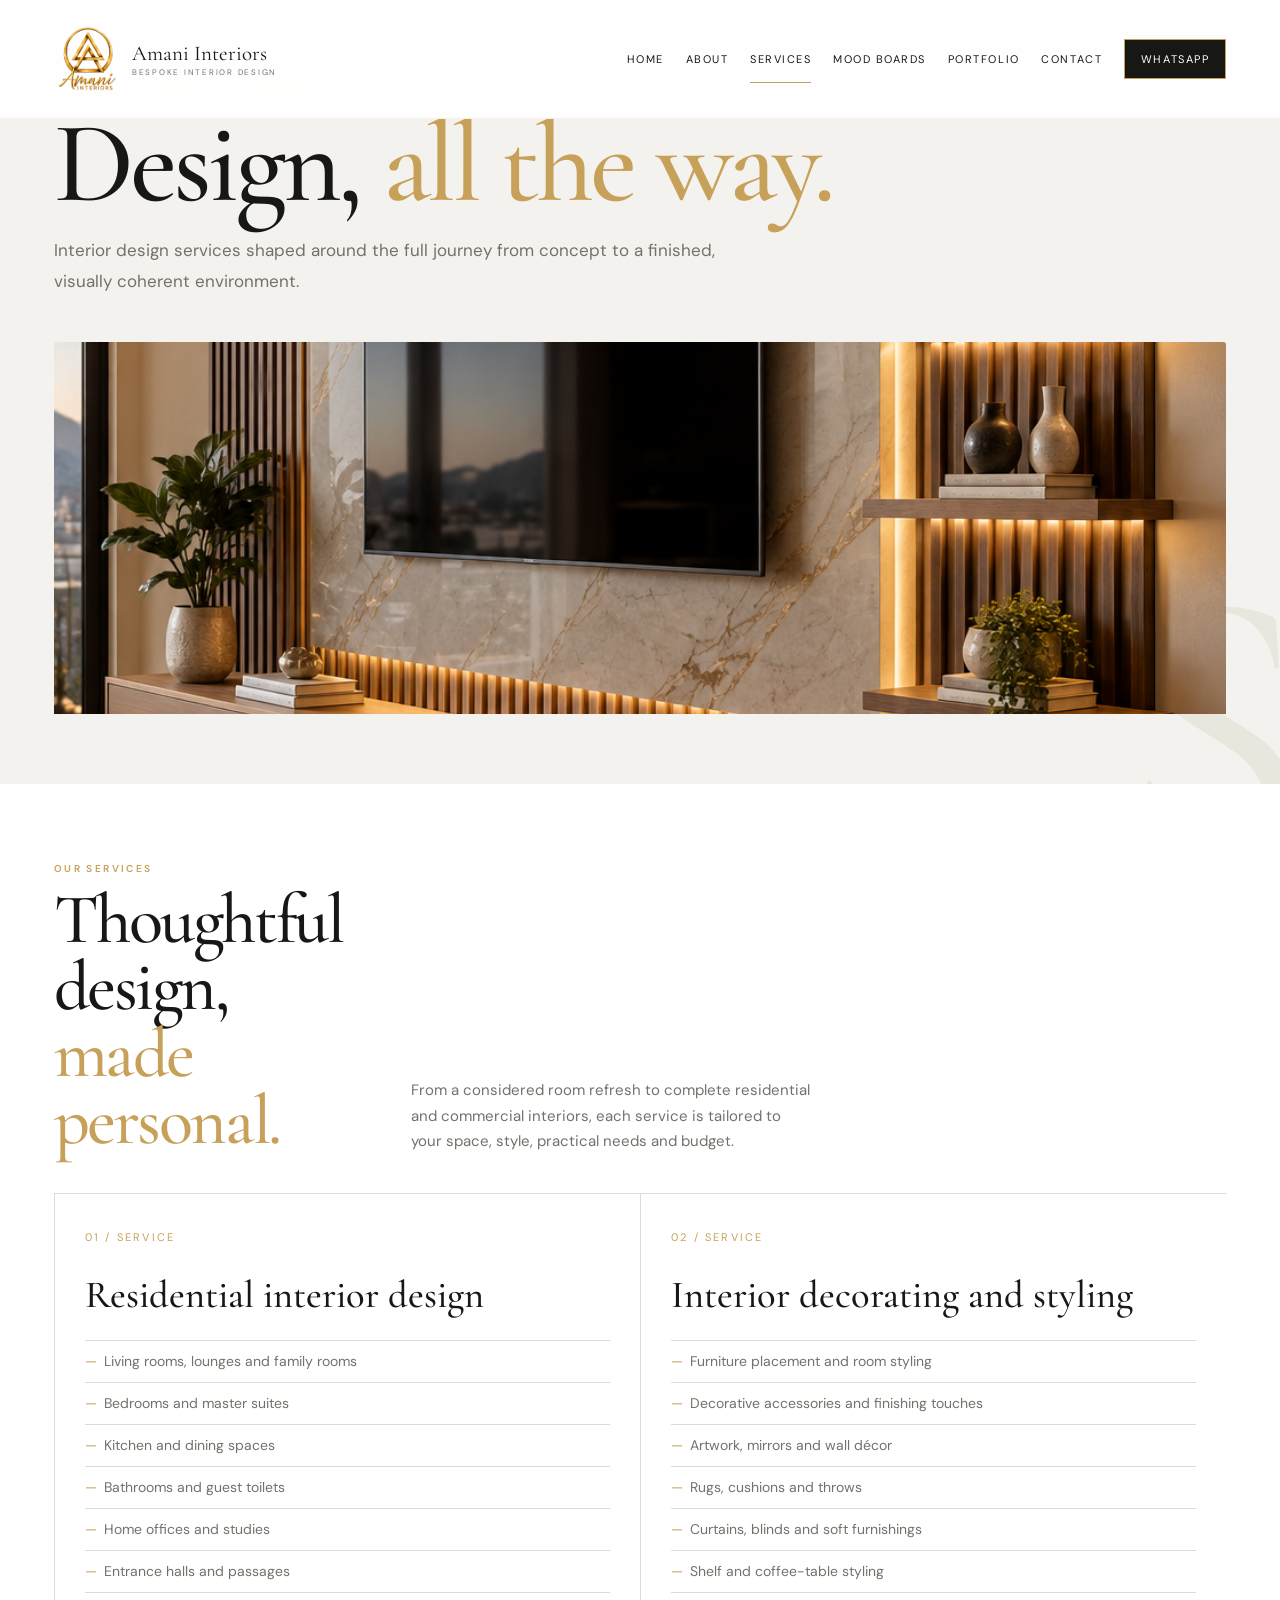
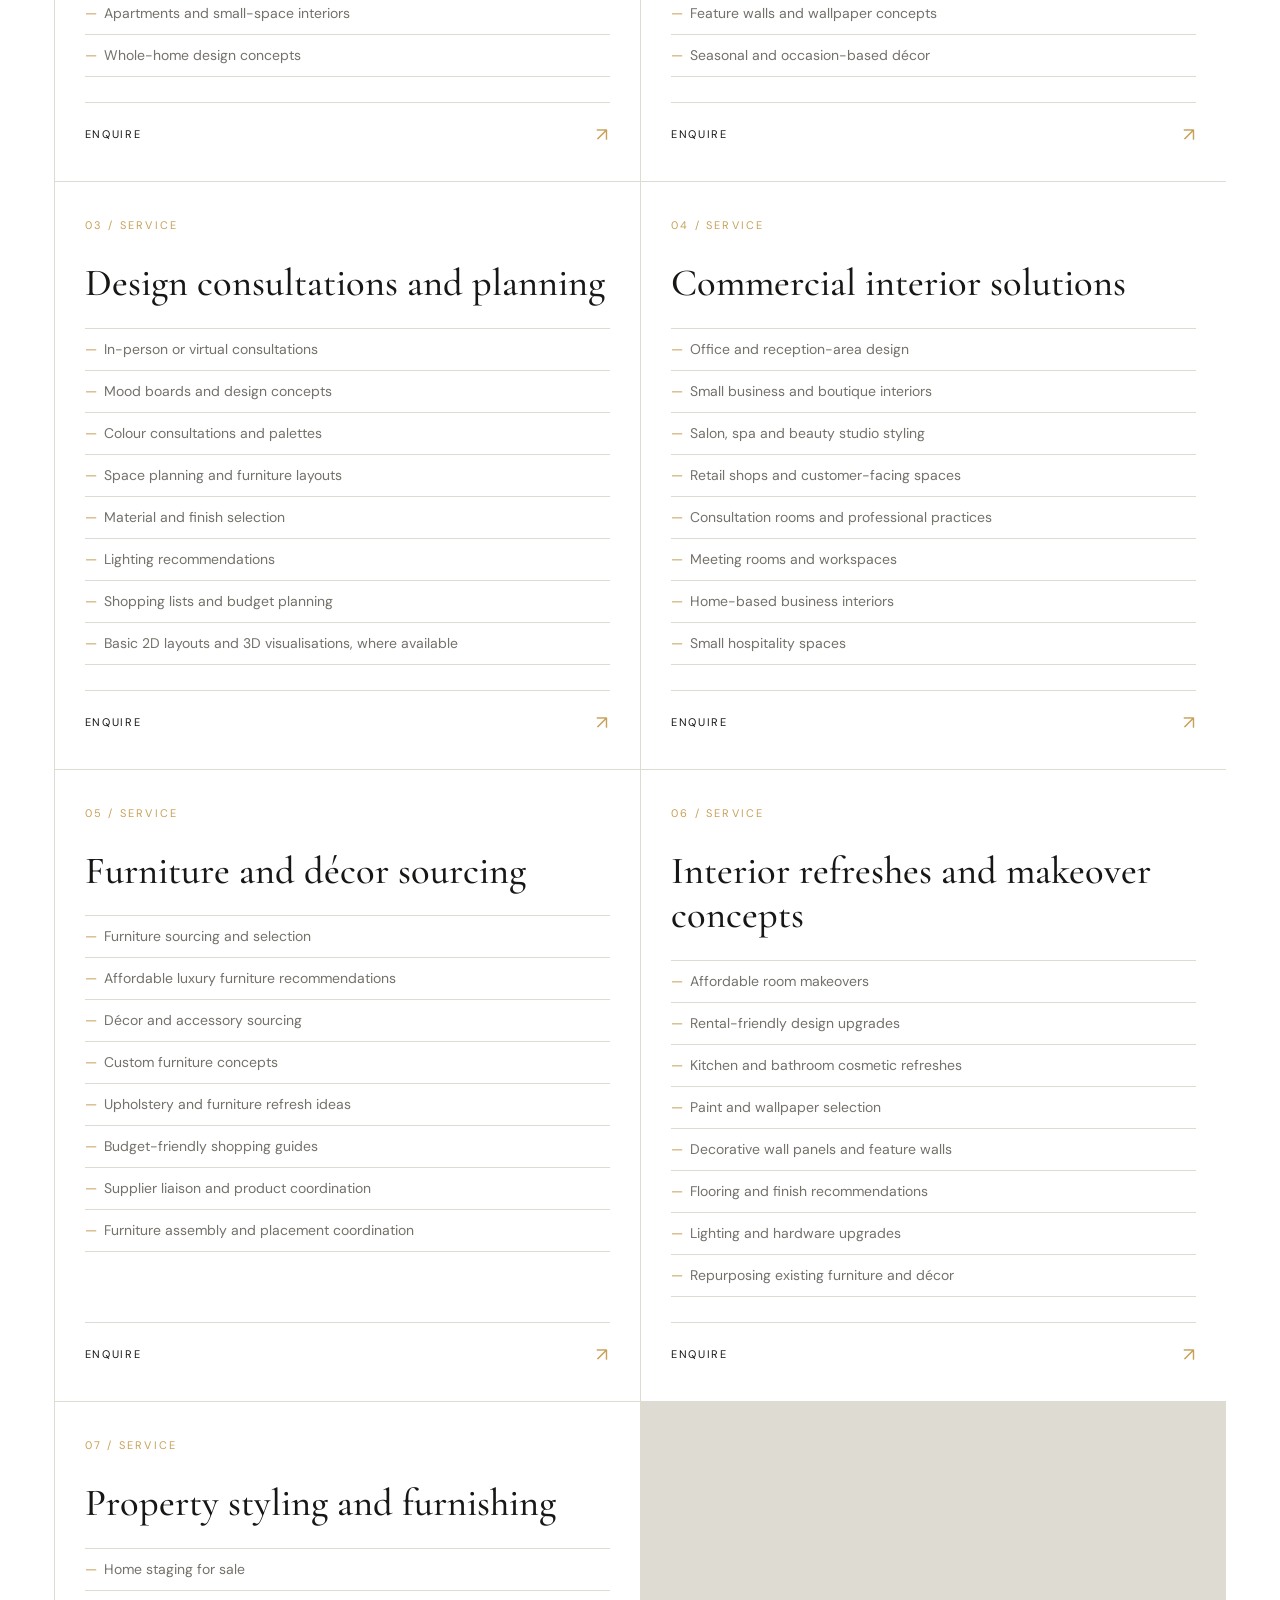
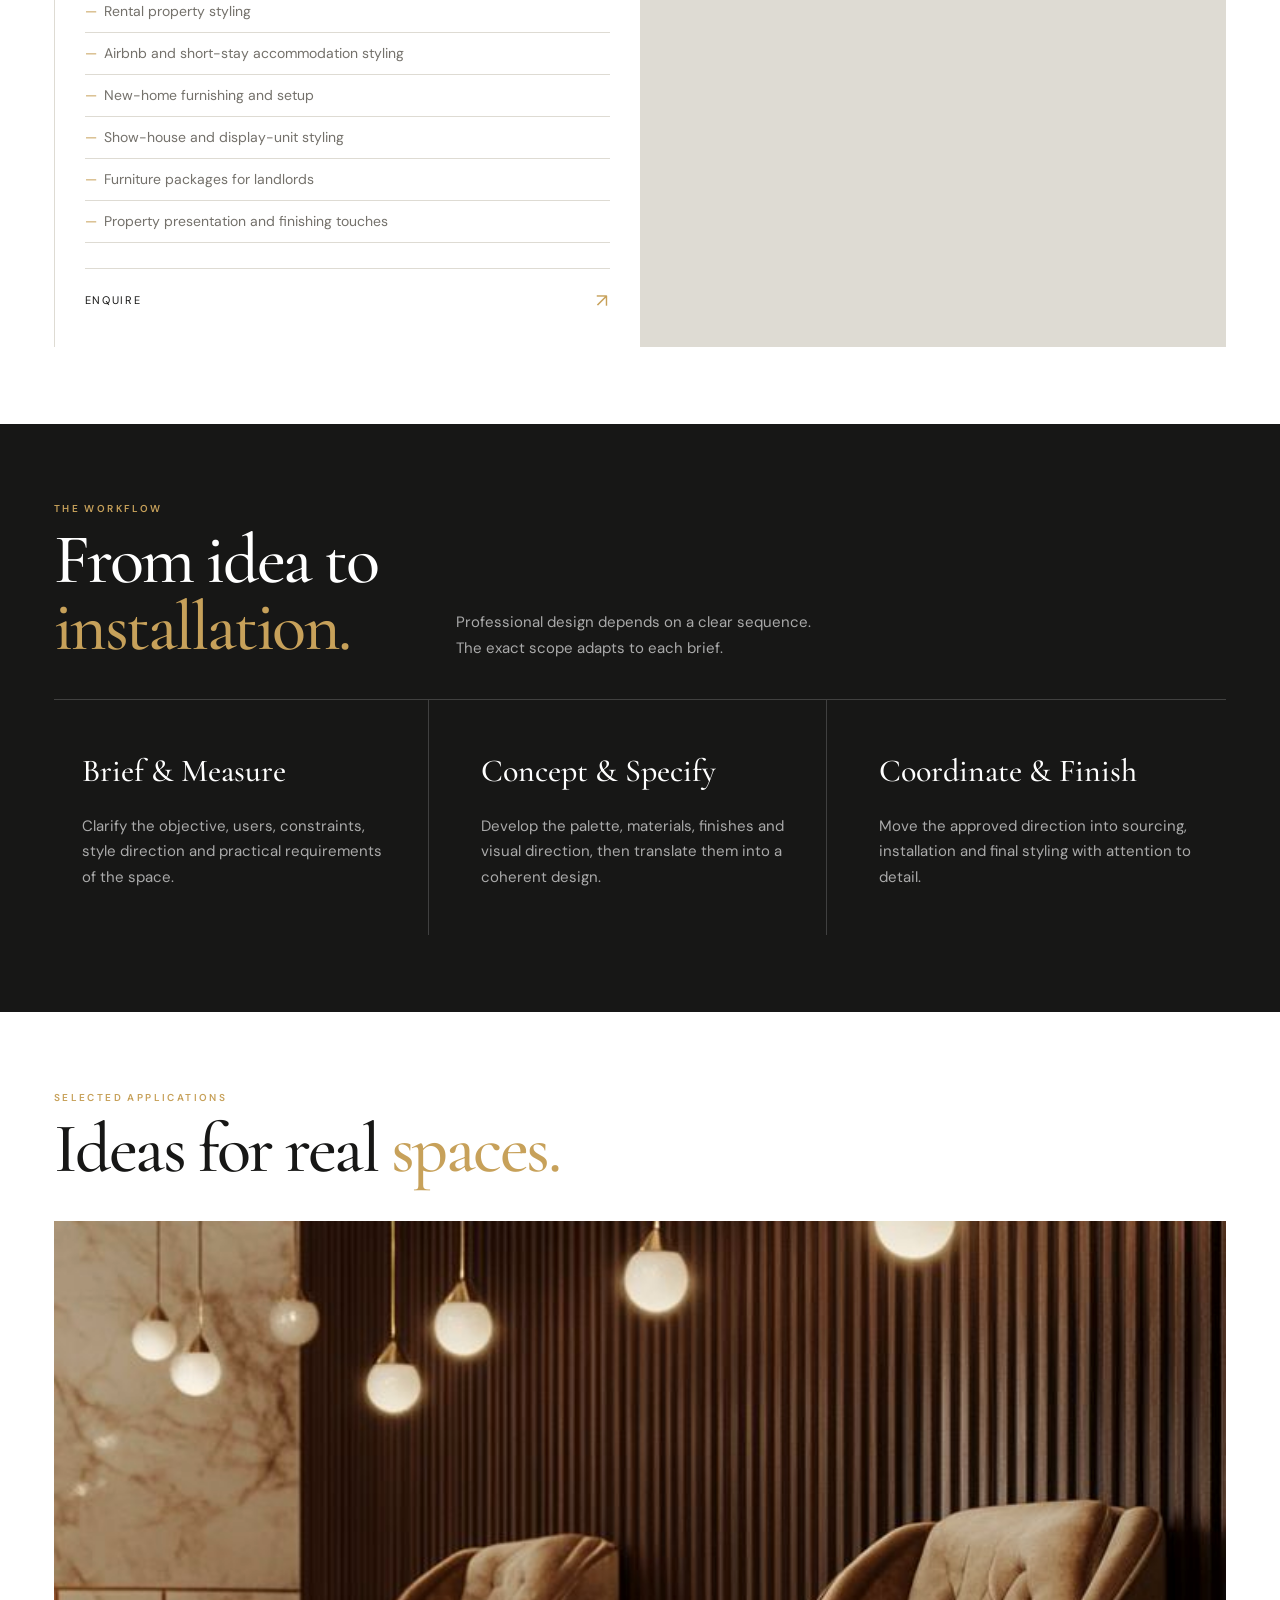
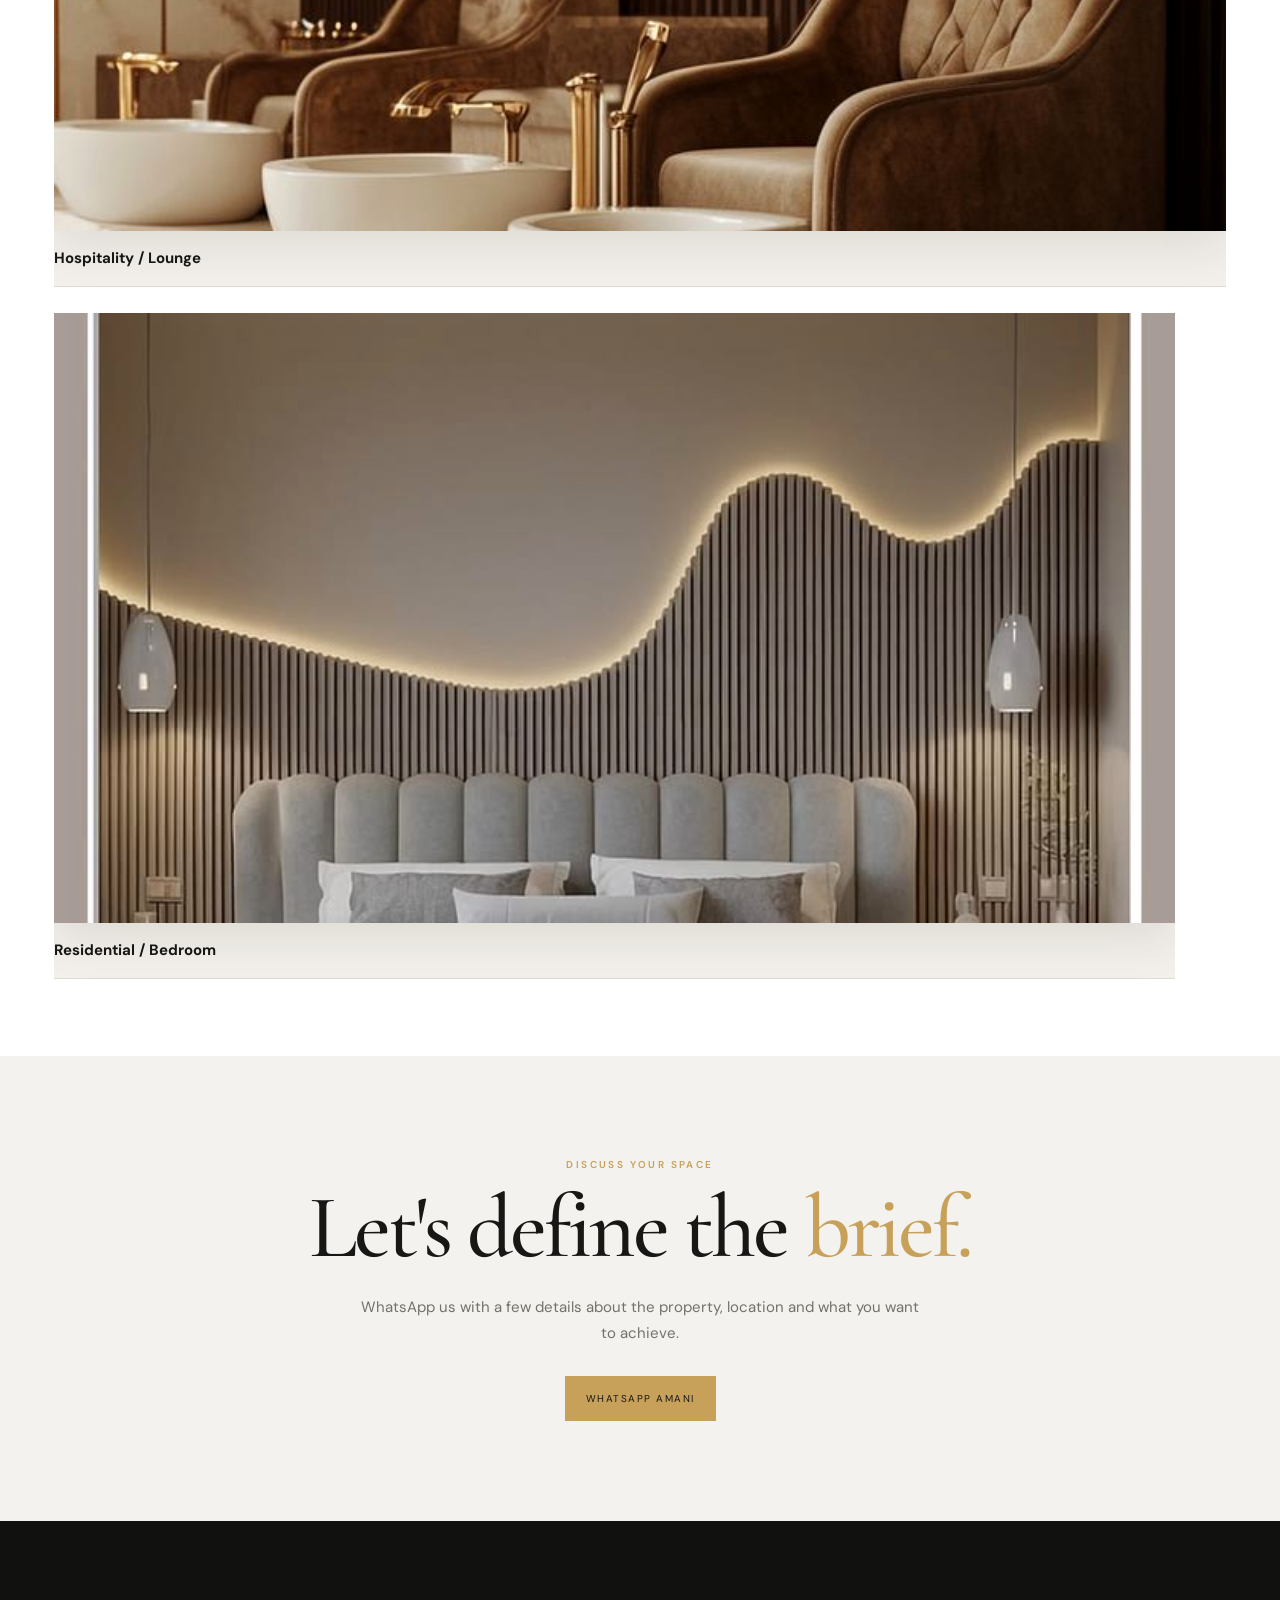
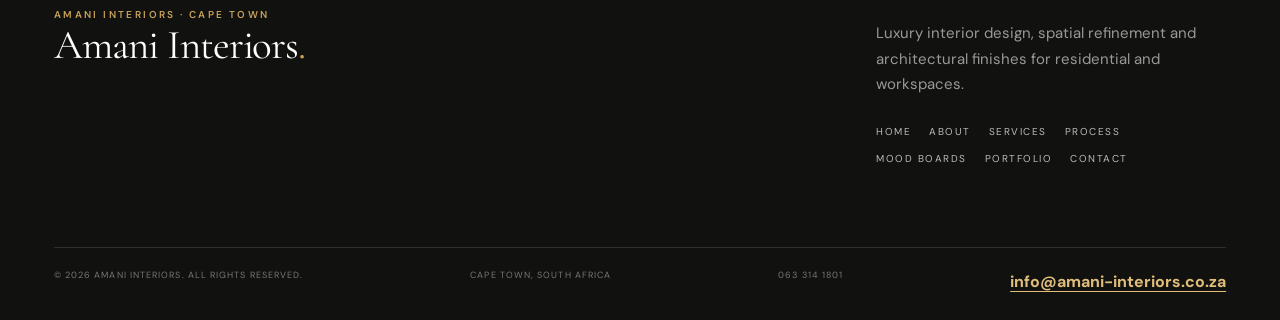
<file: services.html>
<!doctype html><html lang="en"><head><meta charset="utf-8"><meta name="viewport" content="width=device-width,initial-scale=1"><meta name="theme-color" content="#171716">
<link rel="stylesheet" href="styles.css?v=20261021-footerfix"><link rel="icon" href="assets/amani-logo-gold.png">
<title>Interior Design Services | Amani Interiors Cape Town</title><meta name="description" content="Explore Amani Interiors services in Cape Town, including interior design, property staging, wall panel installation, cladding and architectural finishes.">
<link rel="canonical" href="https://amani-interiors.co.za/services.html">
<meta property="og:type" content="website">
<meta property="og:site_name" content="Amani Interiors">
<meta property="og:title" content="Interior Design Services | Amani Interiors Cape Town">
<meta property="og:description" content="Explore Amani Interiors services in Cape Town, including interior design, property staging, wall panel installation, cladding and architectural finishes.">
<meta property="og:url" content="https://amani-interiors.co.za/services.html">
<meta property="og:image" content="https://amani-interiors.co.za/assets/amani-logo-gold.png">
<meta name="twitter:card" content="summary_large_image">
<meta name="twitter:title" content="Interior Design Services | Amani Interiors Cape Town">
<meta name="twitter:description" content="Explore Amani Interiors services in Cape Town, including interior design, property staging, wall panel installation, cladding and architectural finishes.">
<meta name="twitter:image" content="https://amani-interiors.co.za/assets/amani-logo-gold.png">
<meta name="robots" content="index, follow, max-image-preview:large">
<script type="application/ld+json">{"@context":"https://schema.org","@type":"ProfessionalService","name":"Amani Interiors","url":"https://amani-interiors.co.za","email":"info@amani-interiors.co.za","telephone":"+27 63 314 1801","areaServed":{"@type":"City","name":"Cape Town"},"description":"Explore Amani Interiors services in Cape Town, including interior design, property staging, wall panel installation, cladding and architectural finishes.","image":"https://amani-interiors.co.za/assets/amani-logo-gold.png","mainEntityOfPage":"https://amani-interiors.co.za/services.html"}</script>
</head><body><header class="site-header"><div class="wrap nav"><a class="brand" href="index.html" aria-label="Amani Interiors home"><img src="assets/amani-logo-gold.png" alt="Amani Interiors logo"><span class="brand-text">Amani Interiors<small>Bespoke Interior Design</small></span></a><nav class="nav-links" aria-label="Primary navigation"><a class="" href="index.html">Home</a><a class="" href="about.html">About</a><a class="active" href="services.html">Services</a><a class="" href="mood-boards.html">Mood Boards</a><a class="" href="portfolio.html">Portfolio</a><a class="" href="contact.html">Contact</a><a class="nav-cta" data-whatsapp target="_blank" rel="noopener">WhatsApp</a></nav><button class="menu-btn" aria-label="Open menu" aria-expanded="false"><span></span><span></span></button></div><nav class="mobile-menu" aria-label="Mobile navigation"><a href="index.html">Home</a><a href="about.html">About</a><a href="services.html">Services</a><a href="process.html">Process</a><a href="mood-boards.html">Mood Boards</a><a href="portfolio.html">Portfolio</a><a href="contact.html">Contact</a><a data-whatsapp target="_blank" rel="noopener">WhatsApp</a></nav></header><main><section class="page-hero"><div class="wrap"><div class="eyebrow">Services · Residential + Workspaces</div><h1 class="display">Design, <span class="gold">all the way.</span></h1><p>Interior design services shaped around the full journey from concept to a finished, visually coherent environment.</p><div class="page-hero-image reveal"><img src="assets/armani-media-wall.png" alt="Modern wall panel and media feature installation" fetchpriority="high"></div></div><div class="ghost">S</div></section><section class="section"><div class="wrap"><div class="section-head reveal"><div><div class="eyebrow">Our Services</div><h2 class="display">Thoughtful design, <span class="gold">made personal.</span></h2></div><p>From a considered room refresh to complete residential and commercial interiors, each service is tailored to your space, style, practical needs and budget.</p></div><div class="services-grid service-detail-grid"><article class="service-card service-detail-card reveal"><div><span class="service-no">01 / SERVICE</span><h3>Residential interior design</h3><ul class="service-includes"><li>Living rooms, lounges and family rooms</li><li>Bedrooms and master suites</li><li>Kitchen and dining spaces</li><li>Bathrooms and guest toilets</li><li>Home offices and studies</li><li>Entrance halls and passages</li><li>Apartments and small-space interiors</li><li>Whole-home design concepts</li></ul></div><a class="service-card-link" href="contact.html" aria-label="Enquire about Residential interior design">Enquire <span class="arrow">↗</span></a></article><article class="service-card service-detail-card reveal"><div><span class="service-no">02 / SERVICE</span><h3>Interior decorating and styling</h3><ul class="service-includes"><li>Furniture placement and room styling</li><li>Decorative accessories and finishing touches</li><li>Artwork, mirrors and wall décor</li><li>Rugs, cushions and throws</li><li>Curtains, blinds and soft furnishings</li><li>Shelf and coffee-table styling</li><li>Feature walls and wallpaper concepts</li><li>Seasonal and occasion-based décor</li></ul></div><a class="service-card-link" href="contact.html" aria-label="Enquire about Interior decorating and styling">Enquire <span class="arrow">↗</span></a></article><article class="service-card service-detail-card reveal"><div><span class="service-no">03 / SERVICE</span><h3>Design consultations and planning</h3><ul class="service-includes"><li>In-person or virtual consultations</li><li>Mood boards and design concepts</li><li>Colour consultations and palettes</li><li>Space planning and furniture layouts</li><li>Material and finish selection</li><li>Lighting recommendations</li><li>Shopping lists and budget planning</li><li>Basic 2D layouts and 3D visualisations, where available</li></ul></div><a class="service-card-link" href="contact.html" aria-label="Enquire about Design consultations and planning">Enquire <span class="arrow">↗</span></a></article><article class="service-card service-detail-card reveal"><div><span class="service-no">04 / SERVICE</span><h3>Commercial interior solutions</h3><ul class="service-includes"><li>Office and reception-area design</li><li>Small business and boutique interiors</li><li>Salon, spa and beauty studio styling</li><li>Retail shops and customer-facing spaces</li><li>Consultation rooms and professional practices</li><li>Meeting rooms and workspaces</li><li>Home-based business interiors</li><li>Small hospitality spaces</li></ul></div><a class="service-card-link" href="contact.html" aria-label="Enquire about Commercial interior solutions">Enquire <span class="arrow">↗</span></a></article><article class="service-card service-detail-card reveal"><div><span class="service-no">05 / SERVICE</span><h3>Furniture and décor sourcing</h3><ul class="service-includes"><li>Furniture sourcing and selection</li><li>Affordable luxury furniture recommendations</li><li>Décor and accessory sourcing</li><li>Custom furniture concepts</li><li>Upholstery and furniture refresh ideas</li><li>Budget-friendly shopping guides</li><li>Supplier liaison and product coordination</li><li>Furniture assembly and placement coordination</li></ul></div><a class="service-card-link" href="contact.html" aria-label="Enquire about Furniture and décor sourcing">Enquire <span class="arrow">↗</span></a></article><article class="service-card service-detail-card reveal"><div><span class="service-no">06 / SERVICE</span><h3>Interior refreshes and makeover concepts</h3><ul class="service-includes"><li>Affordable room makeovers</li><li>Rental-friendly design upgrades</li><li>Kitchen and bathroom cosmetic refreshes</li><li>Paint and wallpaper selection</li><li>Decorative wall panels and feature walls</li><li>Flooring and finish recommendations</li><li>Lighting and hardware upgrades</li><li>Repurposing existing furniture and décor</li></ul></div><a class="service-card-link" href="contact.html" aria-label="Enquire about Interior refreshes and makeover concepts">Enquire <span class="arrow">↗</span></a></article><article class="service-card service-detail-card reveal"><div><span class="service-no">07 / SERVICE</span><h3>Property styling and furnishing</h3><ul class="service-includes"><li>Home staging for sale</li><li>Rental property styling</li><li>Airbnb and short-stay accommodation styling</li><li>New-home furnishing and setup</li><li>Show-house and display-unit styling</li><li>Furniture packages for landlords</li><li>Property presentation and finishing touches</li></ul></div><a class="service-card-link" href="contact.html" aria-label="Enquire about Property styling and furnishing">Enquire <span class="arrow">↗</span></a></article></div></div></section><section class="section process"><div class="wrap"><div class="section-head"><div><div class="eyebrow">The Workflow</div><h2 class="display">From idea to <span class="gold">installation.</span></h2></div><p>Professional design depends on a clear sequence. The exact scope adapts to each brief.</p></div><div class="process-grid"><div class="process-item"><h3>Brief & Measure</h3><p>Clarify the objective, users, constraints, style direction and practical requirements of the space.</p></div><div class="process-item"><h3>Concept & Specify</h3><p>Develop the palette, materials, finishes and visual direction, then translate them into a coherent design.</p></div><div class="process-item"><h3>Coordinate & Finish</h3><p>Move the approved direction into sourcing, installation and final styling with attention to detail.</p></div></div></div></section><section class="section"><div class="wrap"><div class="section-head reveal"><div><div class="eyebrow">Selected Applications</div><h2 class="display">Ideas for real <span class="gold">spaces.</span></h2></div></div><div class="portfolio-grid"><div class="portfolio-card" style="grid-column:span 7"><div class="image-frame" style="height:610px"><img src="assets/IMG-20261007-WA0005.jpg" alt="Hospitality-inspired interior concept" loading="lazy"></div><div class="caption"><strong>Hospitality / Lounge</strong></div></div><div class="portfolio-card" style="grid-column:span 5"><div class="image-frame" style="height:610px"><img src="assets/IMG-20261007-WA0006.jpg" alt="Contemporary bedroom concept" loading="lazy"></div><div class="caption"><strong>Residential / Bedroom</strong></div></div></div></div></section><section class="cta-band"><div class="eyebrow">Discuss your space</div><h2 class="display">Let's define the <span class="gold">brief.</span></h2><p>WhatsApp us with a few details about the property, location and what you want to achieve.</p><a class="btn gold-btn" data-whatsapp target="_blank" rel="noopener">WhatsApp Amani</a></section></main><footer class="footer"><div class="wrap"><div class="footer-top"><div><div class="eyebrow">Amani Interiors · Cape Town</div><h2 class="footer-wordmark">Amani Interiors<span>.</span></h2></div><div class="footer-copy"><p>Luxury interior design, spatial refinement and architectural finishes for residential and workspaces.</p><div class="footer-links"><a href="index.html">Home</a><a href="about.html">About</a><a href="services.html">Services</a><a href="process.html">Process</a><a href="mood-boards.html">Mood Boards</a><a href="portfolio.html">Portfolio</a><a href="contact.html">Contact</a></div></div></div><div class="footer-bottom"><span>© 2026 Amani Interiors. All rights reserved.</span><span>Cape Town, South Africa</span><span>063 314 1801</span><span><a class="footer-email" href="mailto:info@amani-interiors.co.za">info@amani-interiors.co.za</a></span></div></div></footer><script src="script.js"></script></body></html>
</file>
<file: styles.css>
@import url('https://fonts.googleapis.com/css2?family=Cormorant+Garamond:wght@400;500;600;700&family=DM+Sans:wght@400;500;600&display=swap');
:root{--gold:#c7a15a;--gold2:#e1c07b;--ink:#171716;--gray:#74716b;--soft:#f4f2ee;--line:#dedbd3;--white:#fff;--serif:'Cormorant Garamond',Georgia,serif;--sans:'DM Sans',Arial,sans-serif;--max:1320px}
*{box-sizing:border-box}html{scroll-behavior:smooth}body{margin:0;background:var(--white);color:var(--ink);font-family:var(--sans);font-size:15px;line-height:1.7}body:before{content:'';position:fixed;inset:0;pointer-events:none;z-index:9999;opacity:0;background:#fff;transition:opacity .45s}body.page-leave:before{opacity:1}img{max-width:100%;display:block}a{color:inherit;text-decoration:none}button,input,select,textarea{font:inherit}.wrap{width:min(calc(100% - 64px),var(--max));margin:auto}.eyebrow{font-size:10px;letter-spacing:.24em;text-transform:uppercase;color:var(--gold);font-weight:600}.display{font-family:var(--serif);font-weight:500;letter-spacing:-.035em;line-height:.95}.gold{color:var(--gold)}
.site-header{position:fixed;z-index:1000;top:0;left:0;right:0;padding:18px 0;background:rgba(255,255,255,.92);backdrop-filter:blur(18px);border-bottom:1px solid rgba(199,161,90,.14);transition:.35s}.site-header.scrolled{padding:10px 0;box-shadow:0 8px 30px rgba(0,0,0,.05)}.nav{display:flex;align-items:center;justify-content:space-between;gap:28px}.brand{display:flex;align-items:center;gap:12px}.brand img{width:66px;height:66px;object-fit:contain;flex-shrink:0}.brand-text{font-family:var(--serif);font-size:21px;line-height:1}.brand-text small{display:block;font-family:var(--sans);font-size:8px;letter-spacing:.22em;text-transform:uppercase;color:var(--gray);margin-top:4px}.nav-links{display:flex;gap:28px;align-items:center}.nav-links a{font-size:11px;text-transform:uppercase;letter-spacing:.14em;position:relative;padding:8px 0}.nav-links a:after{content:'';position:absolute;bottom:1px;left:0;width:0;height:1px;background:var(--gold);transition:.3s}.nav-links a:hover:after,.nav-links a.active:after{width:100%}.nav-cta{border:1px solid var(--gold);padding:10px 16px!important;background:var(--ink);color:#fff}.nav-cta:after{display:none!important}.menu-btn{display:none;background:none;border:0;width:42px;height:42px;position:relative}.menu-btn span{position:absolute;left:10px;width:22px;height:1px;background:var(--ink);transition:.3s}.menu-btn span:first-child{top:16px}.menu-btn span:last-child{top:25px}.mobile-menu{display:none}
.hero{min-height:82vh;position:relative;display:grid;align-items:end;overflow:hidden;padding:170px 0 78px;background:#222}.hero-media{position:absolute;inset:0}.hero-media img{width:100%;height:100%;object-fit:cover;filter:saturate(.82)}.hero:after{content:'';position:absolute;inset:0;background:linear-gradient(90deg,rgba(8,8,8,.76),rgba(8,8,8,.25) 58%,rgba(8,8,8,.25))}.hero-content{position:relative;z-index:2;color:white;max-width:780px}.hero h1{font-size:clamp(62px,9vw,138px);margin:15px 0 24px}.hero p{font-size:17px;max-width:570px;color:rgba(255,255,255,.82)}.hero-actions{display:flex;gap:12px;flex-wrap:wrap;margin-top:30px}.btn{display:inline-flex;align-items:center;justify-content:center;gap:10px;padding:13px 20px;border:1px solid var(--gold);font-size:10px;letter-spacing:.15em;text-transform:uppercase;transition:.3s;cursor:pointer}.btn.gold-btn{background:var(--gold);color:#171716}.btn.ghost{background:transparent;color:#fff;border-color:rgba(255,255,255,.45)}.btn:hover{transform:translateY(-2px);box-shadow:0 12px 24px rgba(0,0,0,.14)}.btn.gold-btn:hover{background:var(--gold2)}.hero-meta{position:absolute;z-index:3;right:32px;bottom:40px;color:#fff;writing-mode:vertical-rl;letter-spacing:.2em;text-transform:uppercase;font-size:9px;opacity:.75}
.section{padding:110px 0}.section-sm{padding:76px 0}.section-head{display:flex;justify-content:space-between;gap:40px;align-items:end;margin-bottom:46px}.section-head h2{font-size:clamp(44px,5.5vw,78px);margin:10px 0 0}.section-head p{max-width:470px;color:var(--gray);margin:0}.intro{display:grid;grid-template-columns:1.05fr .95fr;gap:80px;align-items:center}.intro h2{font-size:clamp(50px,6vw,86px);margin:14px 0 24px}.intro p{color:var(--gray);max-width:620px}.line{width:90px;height:1px;background:var(--gold);margin:24px 0}.image-frame{position:relative;overflow:hidden;background:#ddd}.image-frame:before{content:'';position:absolute;inset:0;border:1px solid rgba(255,255,255,.3);z-index:2;pointer-events:none}.image-frame img{width:100%;height:100%;object-fit:cover;transition:transform .8s cubic-bezier(.2,.7,.2,1)}.image-frame:hover img{transform:scale(1.035)}
.services-grid{display:grid;grid-template-columns:repeat(2,1fr);gap:1px;background:var(--line);border-top:1px solid var(--line);border-left:1px solid var(--line)}.service-card{background:#fff;min-height:330px;padding:34px;display:flex;flex-direction:column;justify-content:space-between;transition:.35s}.service-card:hover{background:#f9f7f2}.service-no{font-size:11px;color:var(--gold);letter-spacing:.2em}.service-card h3{font-family:var(--serif);font-size:39px;font-weight:500;margin:35px 0 10px}.service-card p{color:var(--gray);max-width:500px}.arrow{font-size:19px;color:var(--gold)}
.editorial{display:grid;grid-template-columns:1.2fr .8fr;gap:20px;align-items:stretch}.editorial .large{min-height:650px}.editorial .stack{display:grid;grid-template-rows:1fr 1fr;gap:20px}.editorial .small{min-height:315px}.caption{padding:15px 0;display:flex;justify-content:space-between;gap:20px;border-bottom:1px solid var(--line)}.caption span{font-size:10px;letter-spacing:.18em;text-transform:uppercase;color:var(--gray)}
.process{background:var(--ink);color:#fff}.process .section-head p{color:#aaa}.process-grid{display:grid;grid-template-columns:repeat(3,1fr);border-top:1px solid rgba(255,255,255,.18)}.process-item{padding:34px 28px 30px;border-right:1px solid rgba(255,255,255,.18)}.process-item:last-child{border-right:0}.process-item .num{font-family:var(--serif);font-size:48px;color:var(--gold)}.process-item h3{font-family:var(--serif);font-size:32px;font-weight:500;margin:10px 0}.process-item p{color:#aaa}
.mini-board{display:grid;grid-template-columns:1.1fr .9fr;gap:20px;align-items:center}.mini-board .board-visual{background:#ece9e1;padding:20px;display:grid;grid-template-columns:1.25fr .75fr;gap:10px}.mini-board .board-visual img{height:240px;object-fit:cover}.swatches{display:grid;grid-template-columns:repeat(3,1fr);gap:6px}.swatch{min-height:100px;padding:9px;display:flex;align-items:end;font-size:8px;letter-spacing:.12em;text-transform:uppercase;color:#fff}.cta-band{background:var(--soft);text-align:center;padding:100px 20px}.cta-band h2{font-size:clamp(52px,7vw,100px);margin:12px auto 25px;max-width:900px}.cta-band p{max-width:560px;margin:0 auto 30px;color:var(--gray)}
.page-hero{padding:190px 0 80px;background:var(--soft);position:relative;overflow:hidden}.page-hero .ghost{position:absolute;right:-30px;bottom:-80px;font-family:var(--serif);font-size:30vw;color:#e9e6de;line-height:.7;pointer-events:none}.page-hero h1{font-size:clamp(65px,9vw,130px);margin:15px 0}.page-hero p{max-width:610px;color:var(--gray);font-size:17px;position:relative;z-index:1}.page-hero-image{height:50vh;min-height:380px;margin-top:55px;position:relative;overflow:hidden}.page-hero-image img{width:100%;height:100%;object-fit:cover}
.rich-copy{max-width:820px}.rich-copy h2{font-family:var(--serif);font-size:55px;font-weight:500;line-height:1;margin:0 0 25px}.rich-copy p{color:var(--gray)}.stats{display:grid;grid-template-columns:repeat(3,1fr);border-top:1px solid var(--line);border-bottom:1px solid var(--line);margin-top:55px}.stat{padding:30px;border-right:1px solid var(--line)}.stat:last-child{border-right:0}.stat strong{font-family:var(--serif);font-size:48px;color:var(--gold);font-weight:500;display:block}.stat span{font-size:10px;text-transform:uppercase;letter-spacing:.16em;color:var(--gray)}
.detail-list{display:grid;grid-template-columns:1fr 1fr;gap:0;border-top:1px solid var(--line)}.detail-row{padding:28px 0;border-bottom:1px solid var(--line);display:grid;grid-template-columns:80px 1fr;gap:18px}.detail-row .no{color:var(--gold);font-size:10px;letter-spacing:.15em}.detail-row h3{font-family:var(--serif);font-size:35px;font-weight:500;margin:0 0 5px}.detail-row p{color:var(--gray);margin:0;max-width:520px}
.filters{display:flex;gap:8px;flex-wrap:wrap;margin-bottom:35px}.filter{border:1px solid var(--line);background:#fff;padding:10px 14px;font-size:9px;letter-spacing:.16em;text-transform:uppercase;cursor:pointer;transition:.25s}.filter.active,.filter:hover{border-color:var(--gold);background:var(--ink);color:#fff}.portfolio-grid{display:grid;grid-template-columns:repeat(12,1fr);gap:16px}.portfolio-card{grid-column:span 4;position:relative;overflow:hidden;cursor:pointer}.portfolio-card:nth-child(3n+1){grid-column:span 7}.portfolio-card:nth-child(3n+2){grid-column:span 5}.portfolio-card:nth-child(5n){grid-column:span 6}.portfolio-card .image-frame{height:440px}.portfolio-card:nth-child(3n+1) .image-frame{height:610px}.portfolio-card:nth-child(5n) .image-frame{height:520px}.portfolio-card img{filter:saturate(.9)}.portfolio-overlay{position:absolute;inset:auto 0 0;padding:26px;color:#fff;background:linear-gradient(transparent,rgba(0,0,0,.8));transform:translateY(25px);transition:.35s}.portfolio-card:hover .portfolio-overlay{transform:translateY(0)}.portfolio-overlay small{font-size:9px;letter-spacing:.15em;text-transform:uppercase;color:var(--gold2)}.portfolio-overlay h3{font-family:var(--serif);font-size:33px;font-weight:500;margin:3px 0}.portfolio-card.hidden{display:none}
.boards-intro{display:grid;grid-template-columns:.8fr 1.2fr;gap:80px;align-items:end}.boards-intro h2{font-family:var(--serif);font-size:70px;font-weight:500;line-height:.95;margin:0}.boards-intro p{color:var(--gray);max-width:620px}.boards-grid{display:grid;grid-template-columns:repeat(3,1fr);gap:20px}.board-card{background:#f0eee8;border:1px solid #e2dfd7;padding:14px;cursor:pointer;transition:.35s}.board-card:hover{transform:translateY(-5px);box-shadow:0 22px 50px rgba(0,0,0,.08)}.board-art{height:330px;display:grid;grid-template-columns:1.1fr .9fr;grid-template-rows:1fr .65fr;gap:7px;position:relative;overflow:hidden;background:#ddd}.board-art img{width:100%;height:100%;object-fit:cover}.board-art .a{grid-row:span 2}.board-art .b{height:100%}.board-art .swatch-stack{display:grid;grid-template-columns:repeat(3,1fr);gap:5px}.board-meta{padding:18px 3px 5px}.board-meta .eyebrow{font-size:8px}.board-meta h3{font-family:var(--serif);font-size:29px;font-weight:500;margin:5px 0}.board-meta p{font-size:12px;color:var(--gray);margin:0}.board-palette{display:flex;gap:5px;margin-top:13px}.board-palette span{width:24px;height:24px;border-radius:50%;border:1px solid rgba(0,0,0,.1)}
.modal{position:fixed;inset:0;z-index:2000;background:rgba(12,12,11,.88);display:none;align-items:center;justify-content:center;padding:30px}.modal.open{display:flex}.modal-panel{background:#f4f2ec;max-width:1100px;width:100%;max-height:90vh;overflow:auto;position:relative;padding:24px}.modal-close{position:absolute;right:18px;top:16px;border:0;background:var(--ink);color:#fff;width:38px;height:38px;cursor:pointer;z-index:2}.modal-board{display:grid;grid-template-columns:1.15fr .85fr;gap:20px}.modal-board .visual{display:grid;grid-template-columns:1.1fr .9fr;gap:8px;background:#e8e5dc;padding:15px}.modal-board .visual img{height:100%;min-height:420px;object-fit:cover}.modal-board .side{display:grid;grid-template-rows:auto 1fr;gap:20px}.material-list{display:grid;grid-template-columns:1fr 1fr;gap:8px}.material{padding:13px;background:#fff;border:1px solid #e2dfd7}.material strong{font-family:var(--serif);font-size:22px;font-weight:500;display:block}.material span{font-size:9px;color:var(--gray);text-transform:uppercase;letter-spacing:.1em}.modal h2{font-family:var(--serif);font-size:50px;font-weight:500;margin:0 0 10px}.modal p{color:var(--gray)}
.contact-grid{display:grid;grid-template-columns:.8fr 1.2fr;gap:90px}.contact-info h2{font-family:var(--serif);font-size:70px;font-weight:500;line-height:.9;margin:12px 0 30px}.contact-info p{color:var(--gray);max-width:470px}.contact-link{display:flex;gap:15px;align-items:center;padding:18px 0;border-bottom:1px solid var(--line)}.contact-link .icon{width:38px;height:38px;border:1px solid var(--gold);display:grid;place-items:center;color:var(--gold)}.contact-link span{font-size:11px;text-transform:uppercase;letter-spacing:.14em}.form{display:grid;grid-template-columns:1fr 1fr;gap:22px}.field{position:relative}.field.full{grid-column:1/-1}.field label{display:block;font-size:9px;text-transform:uppercase;letter-spacing:.14em;color:var(--gray);margin-bottom:8px}.field input,.field select,.field textarea{width:100%;border:0;border-bottom:1px solid #cfcac0;padding:12px 0;background:transparent;outline:0;border-radius:0}.field input:focus,.field select:focus,.field textarea:focus{border-color:var(--gold)}.field textarea{min-height:130px;resize:vertical}.form-status{grid-column:1/-1;font-size:12px;color:var(--gray);min-height:20px}.form .btn{justify-self:start}
.footer{background:#11110f;color:#fff;padding:85px 0 25px;overflow:hidden}.footer-top{display:flex;justify-content:space-between;gap:40px}.footer h2{font-family:var(--serif);font-size:clamp(44px,7vw,104px);font-weight:500;line-height:.72;letter-spacing:-.06em;margin:0;color:#fff}.footer h2 span{color:var(--gold)}.footer-copy{max-width:350px;color:#999}.footer-links{display:grid;grid-template-columns:repeat(2,1fr);gap:8px 45px;margin-top:25px}.footer-links a{font-size:10px;text-transform:uppercase;letter-spacing:.15em;color:#bbb}.footer-links a:hover{color:var(--gold)}.footer-bottom{margin-top:80px;border-top:1px solid #30302c;padding-top:20px;display:flex;justify-content:space-between;gap:20px;color:#777;font-size:9px;text-transform:uppercase;letter-spacing:.12em}
.reveal{opacity:0;transform:translateY(24px);transition:opacity .7s ease,transform .7s ease}.reveal.in{opacity:1;transform:none}.reveal.delay-1{transition-delay:.08s}.reveal.delay-2{transition-delay:.16s}.reveal.delay-3{transition-delay:.24s}
@media(max-width:900px){.wrap{width:min(calc(100% - 38px),var(--max))}.nav-links,.nav .nav-cta{display:none}.menu-btn{display:block}.mobile-menu{position:absolute;top:100%;left:0;right:0;background:#fff;border-bottom:1px solid var(--line);padding:12px 19px 20px;display:none}.mobile-menu.open{display:block}.mobile-menu a{display:block;padding:12px 0;border-bottom:1px solid #eee;font-size:11px;letter-spacing:.15em;text-transform:uppercase}.intro,.contact-grid,.boards-intro{grid-template-columns:1fr;gap:45px}.editorial{grid-template-columns:1fr}.editorial .large,.editorial .small{min-height:430px}.process-grid{grid-template-columns:1fr}.process-item{border-right:0;border-bottom:1px solid rgba(255,255,255,.18)}.services-grid{grid-template-columns:1fr}.boards-grid{grid-template-columns:1fr 1fr}.portfolio-grid{grid-template-columns:1fr 1fr}.portfolio-card,.portfolio-card:nth-child(3n+1),.portfolio-card:nth-child(3n+2),.portfolio-card:nth-child(5n){grid-column:span 1}.portfolio-card .image-frame,.portfolio-card:nth-child(3n+1) .image-frame,.portfolio-card:nth-child(5n) .image-frame{height:390px}.detail-list{grid-template-columns:1fr}.modal-board{grid-template-columns:1fr}.modal-board .visual img{min-height:300px}.hero{min-height:76vh;padding-bottom:55px}.hero h1{font-size:70px}.stats{grid-template-columns:1fr}.stat{border-right:0;border-bottom:1px solid var(--line)}.stat:last-child{border-bottom:0}.footer-top{flex-direction:column}.footer-bottom{flex-direction:column}}
@media(max-width:560px){.wrap{width:calc(100% - 28px)}.site-header{padding:10px 0}.brand img{width:54px;height:54px}.brand-text{font-size:18px}.hero{padding-top:140px}.hero h1{font-size:57px}.hero p{font-size:15px}.section{padding:75px 0}.section-head{display:block}.section-head p{margin-top:20px}.service-card{min-height:280px;padding:25px}.service-card h3{font-size:34px}.boards-grid,.portfolio-grid{grid-template-columns:1fr}.portfolio-card .image-frame,.portfolio-card:nth-child(3n+1) .image-frame,.portfolio-card:nth-child(5n) .image-frame{height:430px}.mini-board{grid-template-columns:1fr}.mini-board .board-visual{grid-template-columns:1fr}.mini-board .board-visual img{height:220px}.form{grid-template-columns:1fr}.field.full{grid-column:auto}.form-status{grid-column:auto}.page-hero{padding:145px 0 50px}.page-hero h1{font-size:65px}.page-hero-image{height:330px;min-height:0}.boards-intro h2,.contact-info h2{font-size:55px}.modal{padding:10px}.modal-panel{padding:14px}.modal h2{font-size:39px}.modal-board .visual{grid-template-columns:1fr 1fr}.modal-board .visual img{min-height:260px}.footer{padding-top:65px}.footer h2{font-size:52px;line-height:.95;letter-spacing:-.04em}.hero-meta{display:none}}
@media(prefers-reduced-motion:reduce){html{scroll-behavior:auto}*,*:before,*:after{animation:none!important;transition:none!important}.reveal{opacity:1;transform:none}}
.home-intro{display:grid;grid-template-columns:1.1fr .9fr auto;gap:55px;align-items:end}.home-intro p{max-width:520px;color:var(--gray);margin:0}.home-gallery-section{padding:100px 0;background:var(--soft)}.home-gallery{display:grid;grid-template-columns:1.15fr .85fr .85fr;grid-template-rows:340px 340px;gap:16px}.home-gallery-item{position:relative;overflow:hidden;margin:0;background:#ddd}.home-gallery-item.tall{grid-row:span 2}.home-gallery-item.wide{grid-column:span 2}.home-gallery-item img{width:100%;height:100%;object-fit:cover;transition:transform .7s ease}.home-gallery-item:hover img{transform:scale(1.035)}.home-gallery-item figcaption,.coastal-grid figcaption,.commercial-grid figcaption{position:absolute;left:0;right:0;bottom:0;padding:55px 22px 20px;color:#fff;background:linear-gradient(transparent,rgba(0,0,0,.78))}.home-gallery-item figcaption strong,.coastal-grid figcaption strong,.commercial-grid figcaption strong{display:block;font-family:var(--serif);font-size:26px;font-weight:500}.home-gallery-item figcaption span,.coastal-grid figcaption span,.commercial-grid figcaption span{font-size:9px;letter-spacing:.14em;text-transform:uppercase;color:var(--gold2)}.coastal-grid,.commercial-grid{display:grid;grid-template-columns:1.35fr .65fr;gap:16px}.coastal-grid figure,.commercial-grid figure{position:relative;overflow:hidden;margin:0;min-height:590px;background:#ddd}.coastal-grid figure img,.commercial-grid figure img{width:100%;height:100%;min-height:590px;object-fit:cover;transition:transform .7s ease}.coastal-grid figure:hover img,.commercial-grid figure:hover img{transform:scale(1.025)}.coastal-side img,.commercial-side img{object-position:center}.home-commercial{background:#fff}
@media(max-width:900px){.home-intro{grid-template-columns:1fr;gap:22px}.home-gallery{grid-template-columns:1fr 1fr;grid-template-rows:340px 340px 340px}.home-gallery-item.tall{grid-row:span 2}.home-gallery-item.wide{grid-column:span 2}.coastal-grid,.commercial-grid{grid-template-columns:1fr}.coastal-grid figure,.commercial-grid figure,.coastal-grid figure img,.commercial-grid figure img{min-height:440px;height:440px}}
@media(max-width:560px){.home-gallery{display:grid;grid-template-columns:1fr;grid-template-rows:repeat(4,330px)}.home-gallery-item.tall,.home-gallery-item.wide{grid-column:auto;grid-row:auto}.home-gallery-item figcaption strong,.coastal-grid figcaption strong,.commercial-grid figcaption strong{font-size:23px}.coastal-grid figure,.commercial-grid figure,.coastal-grid figure img,.commercial-grid figure img{min-height:360px;height:360px}}
.coastal-grid-three{grid-template-columns:1.25fr .875fr .875fr}
.coastal-grid-three .coastal-main,.coastal-grid-three .coastal-side{min-height:560px}
.coastal-grid-three figure img{height:100%;object-fit:cover}
.sample-art{grid-template-columns:1.12fr .88fr;grid-template-rows:1fr 48px;gap:7px;padding:0;background:#ddd8cc}
.sample-art .a{grid-row:span 2}
.sample-art .b{grid-row:auto}
.sample-strip{grid-column:2;display:grid;grid-template-columns:repeat(3,1fr);gap:5px;background:#eeeae1;padding:5px}
.sample-strip span{display:block;min-width:0}
@media(max-width:900px){.coastal-grid-three{grid-template-columns:1fr 1fr}.coastal-grid-three .coastal-main{grid-column:span 2}.coastal-grid-three .coastal-main,.coastal-grid-three .coastal-side{min-height:440px}}
@media(max-width:560px){.coastal-grid-three{grid-template-columns:1fr}.coastal-grid-three .coastal-main{grid-column:auto}.coastal-grid-three .coastal-main,.coastal-grid-three .coastal-side{min-height:420px}}

/* Photographed material-board presentation */
.boards-grid{display:grid;grid-template-columns:repeat(3,1fr);gap:42px 24px}
.photographic-board{cursor:pointer}
.physical-board{background:#ece8de;padding:12px 12px 16px;box-shadow:0 18px 45px rgba(25,24,21,.10);transition:transform .45s ease,box-shadow .45s ease;position:relative}
.photographic-board:hover .physical-board,.photographic-board:focus-visible .physical-board{transform:translateY(-7px) rotate(-.25deg);box-shadow:0 28px 55px rgba(25,24,21,.16)}
.board-photo-wrap{height:330px;background:#d9d3c8;position:relative;overflow:hidden}
.board-photo{width:100%;height:100%;object-fit:cover;display:block;transition:transform .7s ease}
.photographic-board:hover .board-photo{transform:scale(1.035)}
.board-photo-wrap.image-fallback{background:linear-gradient(135deg,#e7dfd1,#b9a991 48%,#61574c);}
.board-stamp{position:absolute;right:12px;top:12px;background:rgba(255,255,255,.92);padding:7px 9px;font-size:7px;letter-spacing:.16em;text-transform:uppercase;color:#4e493f}
.board-paper{background:#f7f4ec;padding:20px 18px 16px;border-top:1px solid rgba(0,0,0,.06)}
.board-paper-top{display:flex;justify-content:space-between;gap:12px;font-size:7px;letter-spacing:.16em;text-transform:uppercase;color:#8b8275;margin-bottom:18px}
.board-paper h3{font-family:var(--serif);font-size:31px;line-height:1;margin:0 0 9px;font-weight:500}
.board-paper p{font-size:11px;line-height:1.55;color:var(--gray);margin:0 0 17px;min-height:52px}
.swatch-row{display:grid;grid-template-columns:repeat(4,1fr);height:38px;gap:3px;margin-bottom:10px}
.swatch-row span{display:block}
.material-labels{display:grid;grid-template-columns:repeat(2,1fr);gap:5px 12px;font-size:7px;letter-spacing:.1em;text-transform:uppercase;color:#756d61}
.material-labels span{border-top:1px solid #ddd7cb;padding-top:6px}
.modal-board .visual{display:block;background:#e8e5dc;padding:14px}
.modal-photo-wrap{position:relative;background:#d8d2c7;min-height:540px;overflow:hidden}
.modal-photo-wrap img{width:100%;height:540px;object-fit:cover;display:block}
.modal-photo-wrap.image-fallback{background:linear-gradient(135deg,#e7dfd1,#b9a991 48%,#61574c)}
.modal-photo-wrap>span{position:absolute;left:16px;bottom:16px;background:rgba(255,255,255,.92);padding:8px 10px;font-size:8px;letter-spacing:.16em;color:#514b42}
@media(max-width:900px){.boards-grid{grid-template-columns:repeat(2,1fr)}.board-photo-wrap{height:300px}}
@media(max-width:560px){.boards-grid{grid-template-columns:1fr}.board-photo-wrap{height:350px}.modal-photo-wrap,.modal-photo-wrap img{min-height:340px;height:340px}}
/* Mood board refinement: one image per board, editorial material-study presentation. */
.photographic-board .physical-board{background:#ece8df;padding:0;box-shadow:0 18px 45px rgba(0,0,0,.07)}
.photographic-board .board-photo-wrap{height:390px;position:relative;overflow:hidden;background:#d9d4ca}
.photographic-board .board-photo{width:100%;height:100%;object-fit:cover;display:block;transition:transform .7s cubic-bezier(.2,.7,.2,1)}
.photographic-board:hover .board-photo{transform:scale(1.035)}
.photographic-board .board-stamp{position:absolute;left:16px;bottom:15px;background:rgba(255,255,255,.9);padding:8px 10px;font-size:8px;letter-spacing:.16em;text-transform:uppercase;color:#302d28}
.photographic-board .board-paper{padding:20px 18px 18px;background:#f5f1e8}
.photographic-board .board-paper-top{display:flex;justify-content:space-between;gap:12px;font-size:8px;letter-spacing:.13em;text-transform:uppercase;color:#81786d}
.photographic-board .board-paper h3{margin:12px 0 7px;font-family:var(--serif);font-size:30px;font-weight:500}
.photographic-board .board-paper p{font-size:12px;line-height:1.6;color:var(--gray);margin:0;min-height:58px}
.photographic-board .swatch-row{display:flex;gap:5px;margin-top:16px}
.photographic-board .swatch-row span{height:24px;flex:1;border:1px solid rgba(0,0,0,.08)}
.photographic-board .material-labels{display:grid;grid-template-columns:1fr 1fr;gap:5px 12px;margin-top:13px}
.photographic-board .material-labels span{font-size:8px;letter-spacing:.1em;text-transform:uppercase;color:#736b61}
.modal-board{grid-template-columns:1fr .55fr}
.modal-board .visual{display:block;padding:0;background:#e8e5dc}
.modal-photo-wrap{height:100%;min-height:500px;position:relative;overflow:hidden}
.modal-photo-wrap img{width:100%;height:100%;min-height:500px;object-fit:cover;display:block}
.modal-photo-wrap>span{position:absolute;left:16px;bottom:16px;background:rgba(255,255,255,.92);padding:9px 11px;font-size:8px;letter-spacing:.14em;text-transform:uppercase}
@media(max-width:900px){.modal-board{grid-template-columns:1fr}.modal-photo-wrap,.modal-photo-wrap img{min-height:380px;height:380px}}
@media(max-width:560px){.photographic-board .board-photo-wrap{height:350px}.modal-photo-wrap,.modal-photo-wrap img{min-height:300px;height:300px}}


/* Final mood-board correction: one image only per board. No paper, collage, swatches, stamps or secondary imagery. */
.boards-grid{grid-template-columns:repeat(3,minmax(0,1fr));gap:54px 28px}
.photographic-board{background:transparent!important;border:0!important;padding:0!important;box-shadow:none!important}
.photographic-board .physical-board,.photographic-board .board-paper,.photographic-board .board-stamp,.photographic-board .board-paper-top,.photographic-board .swatch-row,.photographic-board .material-labels{display:none!important}
.board-single-image{height:420px;position:relative;overflow:hidden;background:#e8e4db}
.board-single-image .board-photo{width:100%;height:100%;display:block;object-fit:cover;transition:transform .8s cubic-bezier(.2,.7,.2,1)}
.photographic-board:hover .board-single-image .board-photo{transform:scale(1.025)}
.board-open{position:absolute;right:14px;bottom:14px;background:rgba(255,255,255,.94);padding:8px 10px;font-size:8px;letter-spacing:.14em;text-transform:uppercase;color:#39352f;opacity:0;transform:translateY(5px);transition:.35s}
.photographic-board:hover .board-open,.photographic-board:focus-visible .board-open{opacity:1;transform:none}
.board-meta-single{padding:19px 0 0}
.board-meta-single h3{font-family:var(--serif);font-size:30px;line-height:1.05;font-weight:500;margin:0 0 8px}
.board-meta-single p{font-size:12px;line-height:1.6;color:var(--gray);max-width:520px;margin:0 0 9px}
.board-palette-text{font-size:9px;line-height:1.5;text-transform:uppercase;letter-spacing:.12em;color:#7a7267}
.modal-board{display:grid;grid-template-columns:1fr;gap:18px}
.modal-board .visual{display:block;background:transparent;padding:0}
.modal-board .side{display:none!important}
.modal-photo-wrap{min-height:0!important;background:#e8e4db}
.modal-photo-wrap img{width:100%;height:min(64vh,680px)!important;min-height:0!important;object-fit:cover;display:block}
.modal-board-copy{padding:2px 4px 12px}
.modal-palette-text{font-size:11px;line-height:1.6;color:var(--gray);margin:0!important}
.modal-palette-text strong{font-size:8px;text-transform:uppercase;letter-spacing:.14em;color:#7a7267}
@media(max-width:900px){.boards-grid{grid-template-columns:repeat(2,minmax(0,1fr))}.board-single-image{height:360px}}
@media(max-width:560px){.boards-grid{grid-template-columns:1fr;gap:42px}.board-single-image{height:390px}.modal-photo-wrap img{height:52vh!important}}

/* Single-image mood boards: image first, colour shown only as visual swatches. */
.board-single-image{height:420px;position:relative;overflow:hidden;background:#ddd}.board-single-image .board-photo{width:100%;height:100%;object-fit:cover;display:block}.board-meta-single{padding:18px 3px 6px}.board-meta-single h3{font-family:var(--serif);font-size:29px;font-weight:500;margin:5px 0}.board-meta-single p{font-size:12px;color:var(--gray);margin:0;max-width:42ch}.palette-swatches,.modal-palette-swatches{display:flex;gap:6px;margin-top:14px}.palette-swatch{width:24px;height:24px;border-radius:50%;display:block;border:1px solid rgba(0,0,0,.12);box-shadow:inset 0 0 0 1px rgba(255,255,255,.12)}.modal-palette-swatches .palette-swatch{width:34px;height:34px}.modal-board-copy{padding-top:10px}.modal-palette-text,.board-palette-text{display:none}.modal-board-copy .eyebrow{display:none}
@media(max-width:900px){.board-single-image{height:360px}}
@media(max-width:620px){.board-single-image{height:300px}.board-meta-single h3{font-size:25px}}

/* Mood-board palette: visual colour only — no colour-name labels. */
.photographic-board .board-meta-single{padding-top:18px}
.photographic-board .palette-swatches{display:flex;gap:5px;margin-top:16px;width:100%;height:30px}
.photographic-board .palette-swatch{flex:1;width:auto;height:30px;border-radius:0;border:1px solid rgba(0,0,0,.09);box-shadow:none}
.photographic-board .palette-swatch:first-child{border-left:0}
.photographic-board .palette-swatch:last-child{border-right:0}
.modal-palette-swatches{display:flex;gap:5px;margin-top:14px;height:38px}
.modal-palette-swatches .palette-swatch{flex:1;width:auto;height:38px;border-radius:0;border:1px solid rgba(0,0,0,.09);box-shadow:none}
@media(max-width:620px){.photographic-board .palette-swatches{height:26px}.photographic-board .palette-swatch{height:26px}.modal-palette-swatches,.modal-palette-swatches .palette-swatch{height:32px}}

/* Amani interaction refinement — richer motion without changing the existing visual system. */
@media (hover:hover) and (pointer:fine){
  .site-header .brand img{transition:transform .55s cubic-bezier(.2,.8,.2,1),filter .35s ease}
  .site-header .brand:hover img{transform:rotate(-3deg) scale(1.05);filter:drop-shadow(0 6px 12px rgba(199,161,90,.18))}
  .nav-links a{transition:color .3s ease,transform .3s ease}
  .nav-links a:hover{color:var(--gold);transform:translateY(-1px)}
  .nav-cta{position:relative;overflow:hidden;transition:transform .3s ease,box-shadow .3s ease,background .3s ease!important}
  .nav-cta:before,.btn:before{content:'';position:absolute;top:0;bottom:0;left:-120%;width:70%;background:linear-gradient(100deg,transparent,rgba(255,255,255,.28),transparent);transform:skewX(-18deg);transition:left .7s ease;pointer-events:none}
  .nav-cta:hover,.btn:hover{transform:translateY(-3px)!important;box-shadow:0 14px 30px rgba(0,0,0,.13)}
  .nav-cta:hover:before,.btn:hover:before{left:140%}
  .image-frame:after,.board-single-image:after{content:'';position:absolute;inset:0;background:linear-gradient(115deg,transparent 20%,rgba(255,255,255,.12) 48%,transparent 62%);transform:translateX(-120%);transition:transform .9s ease;pointer-events:none;z-index:3}
  .image-frame:hover:after,.board-single-image:hover:after{transform:translateX(120%)}
  .service-card{position:relative;overflow:hidden;transform:translateZ(0);transition:transform .45s cubic-bezier(.2,.8,.2,1),background .35s ease,box-shadow .45s ease}
  .service-card:after{content:'';position:absolute;left:0;bottom:0;width:100%;height:2px;background:var(--gold);transform:scaleX(0);transform-origin:left;transition:transform .45s ease}
  .service-card:hover{transform:translateY(-7px);box-shadow:0 20px 42px rgba(0,0,0,.08);z-index:2}
  .service-card:hover:after{transform:scaleX(1)}
  .service-card h3,.service-card .arrow{transition:transform .4s ease,color .3s ease}
  .service-card:hover h3{transform:translateX(5px)}
  .service-card:hover .arrow{transform:translateX(7px)}
  .portfolio-card{transition:transform .5s cubic-bezier(.2,.8,.2,1),box-shadow .5s ease}
  .portfolio-card:hover{transform:translateY(-7px);box-shadow:0 24px 48px rgba(0,0,0,.12);z-index:2}
  .portfolio-card .image-frame img{transition:transform 1s cubic-bezier(.2,.8,.2,1),filter .6s ease}
  .portfolio-card:hover .image-frame img{transform:scale(1.055);filter:saturate(1)}
  .portfolio-overlay{transition:transform .45s cubic-bezier(.2,.8,.2,1),padding .45s ease}
  .portfolio-card:hover .portfolio-overlay{padding-bottom:32px}
  .contact-link{transition:transform .35s ease,border-color .35s ease}
  .contact-link:hover{transform:translateX(7px);border-color:var(--gold)}
  .contact-link .icon{transition:transform .35s ease,background .35s ease,color .35s ease}
  .contact-link:hover .icon{transform:rotate(5deg) scale(1.06);background:var(--gold);color:var(--ink)}
  .filter{transition:transform .3s ease,background .25s ease,border-color .25s ease,color .25s ease}
  .filter:hover{transform:translateY(-2px)}
  .footer-links a{transition:color .3s ease,transform .3s ease}
  .footer-links a:hover{transform:translateX(5px)}
  .page-hero-image{transition:transform .7s cubic-bezier(.2,.8,.2,1)}
  .page-hero-image:hover{transform:translateY(-4px)}
}

/* Subtle ambient motion used only where it strengthens the existing cinematic feel. */
.hero-media img{animation:heroBreath 12s ease-in-out infinite alternate}
@keyframes heroBreath{from{transform:scale(1.015)}to{transform:scale(1.045)}}
.hero-content .gold{display:inline-block;animation:goldFloat 4s ease-in-out infinite}
@keyframes goldFloat{0%,100%{transform:translateY(0)}50%{transform:translateY(-2px)}}
.reveal.in{animation:revealSettle .75s cubic-bezier(.2,.8,.2,1) both}
@keyframes revealSettle{from{filter:blur(2px)}to{filter:blur(0)}}
@media(prefers-reduced-motion:reduce){.hero-media img,.hero-content .gold,.reveal.in{animation:none!important}}


/* Final interaction pass — stronger feedback, same layout and visual language. */
@media (hover:hover) and (pointer:fine){
  .home-gallery-item,.coastal-grid figure,.commercial-grid figure,.image-frame,.page-hero-image{
    isolation:isolate;
  }
  .home-gallery-item:before,.coastal-grid figure:before,.commercial-grid figure:before,.image-frame:before,.page-hero-image:before{
    content:'';position:absolute;inset:0;border:1px solid transparent;z-index:4;pointer-events:none;transition:border-color .45s ease,box-shadow .45s ease;
  }
  .home-gallery-item:hover:before,.coastal-grid figure:hover:before,.commercial-grid figure:hover:before,.image-frame:hover:before,.page-hero-image:hover:before{
    border-color:rgba(201,166,95,.48);box-shadow:inset 0 0 0 1px rgba(255,255,255,.08);
  }
  .home-gallery-item figcaption,.coastal-grid figcaption,.commercial-grid figcaption{
    transform:translateY(10px);opacity:.86;transition:transform .45s cubic-bezier(.2,.8,.2,1),opacity .45s ease;
  }
  .home-gallery-item:hover figcaption,.coastal-grid figure:hover figcaption,.commercial-grid figure:hover figcaption{
    transform:translateY(0);opacity:1;
  }
  .home-gallery-item:hover,.coastal-grid figure:hover,.commercial-grid figure:hover{
    box-shadow:0 18px 42px rgba(0,0,0,.12);transform:translateY(-4px);transition:transform .5s cubic-bezier(.2,.8,.2,1),box-shadow .5s ease;
  }
  .home-gallery-item:not(:hover),.coastal-grid figure:not(:hover),.commercial-grid figure:not(:hover){transition:transform .5s cubic-bezier(.2,.8,.2,1),box-shadow .5s ease}
  .home-gallery-item img,.coastal-grid figure img,.commercial-grid figure img{transition:transform 1s cubic-bezier(.16,.8,.2,1),filter .6s ease}
  .home-gallery-item:hover img,.coastal-grid figure:hover img,.commercial-grid figure:hover img{transform:scale(1.065);filter:saturate(1.06)}
  .nav-links a:not(.nav-cta){position:relative}
  .nav-links a:not(.nav-cta):after{content:'';position:absolute;left:0;right:100%;bottom:-7px;height:1px;background:var(--gold);transition:right .35s ease}
  .nav-links a:not(.nav-cta):hover:after,.nav-links a.active:not(.nav-cta):after{right:0}
  .filter.active{box-shadow:0 7px 20px rgba(0,0,0,.08)}
  .board-card{transition:transform .5s cubic-bezier(.2,.8,.2,1),box-shadow .5s ease}
  .board-card:hover{transform:translateY(-8px);box-shadow:0 20px 40px rgba(0,0,0,.09)}
  .board-card .board-meta-single{transition:transform .45s ease}
  .board-card:hover .board-meta-single{transform:translateY(-2px)}
  .board-single-image .board-photo{transition:transform 1s cubic-bezier(.16,.8,.2,1),filter .6s ease}
  .board-card:hover .board-photo{transform:scale(1.055);filter:saturate(1.05)}
}

/* Gentle cinematic entrance for sections while preserving the existing geometry. */
.section,.section-sm,.home-gallery-section,.cta-band{animation:sectionAppear .9s ease both;}
@keyframes sectionAppear{from{opacity:.72}to{opacity:1}}
@media(prefers-reduced-motion:reduce){.section,.section-sm,.home-gallery-section,.cta-band{animation:none!important}}

/* Coastal visual-content enhancement — additive only; existing geometry and components remain unchanged. */
.coastal-inset{
  position:absolute;
  z-index:3;
  width:clamp(145px,23%,260px);
  aspect-ratio:1.38;
  right:18px;
  top:18px;
  overflow:hidden;
  border:1px solid rgba(255,255,255,.72);
  box-shadow:0 14px 34px rgba(0,0,0,.24);
  background:#fff;
  transform:translateY(0);
  transition:transform .5s cubic-bezier(.2,.8,.2,1),box-shadow .5s ease;
}
.coastal-inset img{display:block;width:100%!important;height:100%!important;min-height:0!important;object-fit:cover;transition:transform .7s ease}
.coastal-inset span{
  position:absolute;left:0;right:0;bottom:0;
  padding:24px 10px 8px;
  color:#fff;font-size:8px;letter-spacing:.12em;text-transform:uppercase;
  background:linear-gradient(transparent,rgba(0,0,0,.72));
}
.coastal-main:hover .coastal-inset,.coastal-side:hover .coastal-inset{transform:translateY(-4px);box-shadow:0 20px 42px rgba(0,0,0,.3)}
.coastal-main:hover .coastal-inset img,.coastal-side:hover .coastal-inset img{transform:scale(1.045)}
.patio-inset{width:clamp(180px,30%,330px);aspect-ratio:1.5;top:20px;right:20px}
.service-image-inset,.portfolio-image-inset{
  position:absolute;z-index:3;right:18px;bottom:18px;
  width:clamp(150px,25%,270px);aspect-ratio:1.38;overflow:hidden;
  border:1px solid rgba(255,255,255,.8);box-shadow:0 14px 34px rgba(0,0,0,.22);
  background:#fff;transition:transform .5s cubic-bezier(.2,.8,.2,1),box-shadow .5s ease;
}
.service-image-inset img,.portfolio-image-inset img{width:100%!important;height:100%!important;object-fit:cover;display:block;transition:transform .7s ease}
.service-image-inset span,.portfolio-image-inset span{
  position:absolute;left:0;right:0;bottom:0;padding:22px 9px 7px;
  color:#fff;font-size:8px;letter-spacing:.12em;text-transform:uppercase;
  background:linear-gradient(transparent,rgba(0,0,0,.72));
}
.service-image-inset:hover,.portfolio-image-inset:hover{transform:translateY(-5px);box-shadow:0 20px 42px rgba(0,0,0,.28)}
.service-image-inset:hover img,.portfolio-image-inset:hover img{transform:scale(1.05)}
@media(max-width:560px){
  .coastal-inset{width:42%;right:10px;top:10px}
  .patio-inset{width:52%}
  .service-image-inset,.portfolio-image-inset{width:42%;right:10px;bottom:10px}
}


/* About page: mobile readability fix for Design Language detail rows. */
@media (max-width: 560px) {
  .detail-list { grid-template-columns: minmax(0, 1fr); width: 100%; min-width: 0; }
  .detail-row { grid-template-columns: minmax(0, 1fr); gap: 8px; padding: 22px 0; min-width: 0; }
  .detail-row > div { min-width: 0; width: 100%; }
  .detail-row h3 { font-size: clamp(27px, 7vw, 32px); line-height: 1.18; overflow-wrap: anywhere; }
  .detail-row p { max-width: none; width: 100%; font-size: 15px; line-height: 1.7; overflow-wrap: break-word; word-break: normal; }
}


/* Robust mobile layout correction for About > Design Language. */
@media screen and (max-width: 600px) {
  .detail-list {
    display: grid !important;
    grid-template-columns: minmax(0, 1fr) !important;
    gap: 0 !important;
    width: 100% !important;
    max-width: 100% !important;
    min-width: 0 !important;
  }
  .detail-list .detail-row {
    display: block !important;
    grid-template-columns: minmax(0, 1fr) !important;
    width: 100% !important;
    max-width: 100% !important;
    min-width: 0 !important;
    height: auto !important;
    min-height: 0 !important;
    padding: 20px 0 !important;
    overflow: visible !important;
  }
  .detail-list .detail-row > div,
  .detail-list .detail-row h3,
  .detail-list .detail-row p {
    display: block !important;
    width: 100% !important;
    max-width: 100% !important;
    min-width: 0 !important;
    height: auto !important;
    white-space: normal !important;
    overflow: visible !important;
    text-overflow: clip !important;
    word-break: normal !important;
    overflow-wrap: anywhere !important;
  }
  .detail-list .detail-row h3 {
    font-size: clamp(25px, 7vw, 31px) !important;
    line-height: 1.2 !important;
    margin: 0 0 8px !important;
  }
  .detail-list .detail-row p {
    font-size: 15px !important;
    line-height: 1.7 !important;
    margin: 0 !important;
  }
  .detail-list .detail-row::before,
  .detail-list .detail-row::after { max-width: 100%; }
}

/* Keep the copyright notice readable and visible in every page footer on phones. */
@media screen and (max-width: 600px) {
  .footer-bottom { display:flex; flex-wrap:wrap; gap:10px 16px; align-items:center; }
  .footer-bottom span { max-width:100%; white-space:normal; overflow-wrap:anywhere; }
}

/* Process page */
.process-grid{display:grid;grid-template-columns:repeat(3,minmax(0,1fr));gap:18px;margin-top:34px}
.process-step{min-width:0;padding:26px;border:1px solid rgba(184,145,77,.28);background:rgba(255,255,255,.025)}
.step-number{display:inline-block;color:var(--gold,#b9955b);font-size:13px;letter-spacing:.16em;margin-bottom:22px}
.process-step h3{font-size:clamp(20px,2vw,27px);line-height:1.25;margin:0 0 12px}
.process-step p,.fee-panel p,.fee-panel li{line-height:1.75}
.process-fee-section{padding-top:10px}
.fee-panel{display:grid;grid-template-columns:minmax(0,1.6fr) minmax(220px,.8fr);gap:36px;align-items:center;padding:clamp(24px,5vw,54px);background:#f1eee8;color:#252421}
.fee-panel h2{margin:10px 0 14px}.fee-panel ul{padding-left:20px}.fee-note{font-size:13px;opacity:.78}.fee-price{display:flex;flex-direction:column;gap:12px;padding:26px;border-left:1px solid rgba(0,0,0,.16)}
.fee-price span{font-size:13px;text-transform:uppercase;letter-spacing:.12em}.fee-price strong{font-size:clamp(38px,5vw,56px);font-weight:500;line-height:1.1}.fee-price .btn{align-self:flex-start}.closing-panel{display:flex;justify-content:space-between;align-items:center;gap:24px;padding:30px 0}.closing-panel p{max-width:600px}
@media(max-width:800px){.process-grid{grid-template-columns:repeat(2,minmax(0,1fr))}.fee-panel{grid-template-columns:1fr;gap:18px}.fee-price{border-left:0;border-top:1px solid rgba(0,0,0,.16);padding:22px 0 0}.closing-panel{align-items:flex-start;flex-direction:column}}
@media(max-width:520px){.process-grid{grid-template-columns:minmax(0,1fr);gap:12px}.process-step{padding:22px}.step-number{margin-bottom:12px}.fee-panel{padding:22px}.fee-price .btn{width:100%;justify-content:center}.closing-panel{padding:12px 0}}

/* Services page: detailed service lists, matching the existing editorial system */
.service-detail-grid{grid-template-columns:repeat(2,minmax(0,1fr));gap:1px}
.service-detail-card{min-height:0;padding:34px;justify-content:space-between}
.service-detail-card h3{font-size:clamp(30px,3vw,39px);line-height:1.15;margin:24px 0 22px;max-width:520px}
.service-includes{list-style:none;margin:0;padding:0;border-top:1px solid var(--line)}
.service-includes li{position:relative;padding:10px 0 10px 19px;border-bottom:1px solid var(--line);font-size:14px;line-height:1.5;color:var(--gray)}
.service-includes li:before{content:'—';position:absolute;left:0;color:var(--gold)}
.service-card-link{display:flex;align-items:center;justify-content:space-between;gap:18px;margin-top:25px;padding-top:16px;border-top:1px solid var(--line);font-size:11px;letter-spacing:.15em;text-transform:uppercase}
.service-card-link .arrow{font-size:19px}
@media(max-width:900px){.service-detail-grid{grid-template-columns:1fr}}


/* Refinement: About page design-language copy must read as full-width editorial rows
   on desktop and mobile. This overrides legacy grid rules without changing the site theme. */
.detail-list {
  display: grid;
  grid-template-columns: minmax(0, 1fr);
  width: 100%;
  max-width: 100%;
  min-width: 0;
}
.detail-list .detail-row {
  display: block;
  width: 100%;
  max-width: 100%;
  min-width: 0;
  padding: clamp(20px, 2.5vw, 30px) 0;
}
.detail-list .detail-row > div {
  width: 100%;
  max-width: 100%;
  min-width: 0;
}
.detail-list .detail-row h3 {
  max-width: 100%;
  font-size: clamp(27px, 3vw, 35px);
  line-height: 1.2;
  margin: 0 0 8px;
  overflow-wrap: normal;
  word-break: normal;
}
.detail-list .detail-row p {
  width: 100%;
  max-width: 760px;
  font-size: 15px;
  line-height: 1.75;
  margin: 0;
  overflow-wrap: break-word;
  word-break: normal;
}
@media (max-width: 760px) {
  .detail-list { grid-template-columns: minmax(0, 1fr); }
  .detail-list .detail-row { padding: 20px 0; }
  .detail-list .detail-row h3 { font-size: clamp(25px, 6vw, 31px); }
  .detail-list .detail-row p { font-size: 15px; line-height: 1.7; }
}
@media (max-width: 420px) {
  .detail-list .detail-row h3 { font-size: 25px; }
  .detail-list .detail-row p { font-size: 14px; line-height: 1.7; }
}


/* October 2026 responsive portfolio refinements */
img { max-width: 100%; }
.portfolio-grid, .portfolio-gallery, .home-gallery, .home-gallery-grid { min-width: 0; }
.portfolio-card { min-width: 0; overflow: hidden; }
.portfolio-card img { display: block; width: 100%; height: 100%; object-fit: cover; }
@media (max-width: 760px) {
  .portfolio-grid { grid-template-columns: repeat(2, minmax(0, 1fr)); gap: 12px; }
  .portfolio-card { width: 100%; min-width: 0; }
  .portfolio-card h3 { overflow-wrap: anywhere; }
}
@media (max-width: 420px) {
  .portfolio-grid { grid-template-columns: minmax(0, 1fr); }
}

/* Portfolio layout correction: consistent image frames prevent cards from colliding. */
.portfolio-grid { align-items: stretch; }
.portfolio-card { min-width: 0; isolation: isolate; }
.portfolio-card .image-frame,
.portfolio-card:nth-child(3n+1) .image-frame,
.portfolio-card:nth-child(5n) .image-frame { height: 390px; }
.portfolio-card .image-frame img { display:block; width:100%; height:100%; object-fit:cover; object-position:center; }
.portfolio-overlay { z-index: 4; padding: 22px; transform: none; }
.portfolio-overlay h3 { font-size: clamp(23px, 2.3vw, 32px); line-height: 1.15; overflow-wrap: anywhere; }
@media (max-width: 900px) {
  .portfolio-grid { grid-template-columns: repeat(2, minmax(0, 1fr)); gap: 14px; }
  .portfolio-card,
  .portfolio-card:nth-child(3n+1),
  .portfolio-card:nth-child(3n+2),
  .portfolio-card:nth-child(5n) { grid-column: span 1; }
  .portfolio-card .image-frame,
  .portfolio-card:nth-child(3n+1) .image-frame,
  .portfolio-card:nth-child(5n) .image-frame { height: 270px; }
  .portfolio-overlay { padding: 14px; }
  .portfolio-overlay h3 { font-size: clamp(19px, 2.5vw, 25px); }
}
@media (max-width: 560px) {
  .portfolio-grid { grid-template-columns: repeat(2, minmax(0, 1fr)); gap: 10px; }
  .portfolio-card .image-frame,
  .portfolio-card:nth-child(3n+1) .image-frame,
  .portfolio-card:nth-child(5n) .image-frame { height: clamp(145px, 43vw, 205px); }
  .portfolio-overlay { padding: 10px; background: linear-gradient(transparent 0%, rgba(0,0,0,.78) 100%); }
  .portfolio-overlay small { font-size: 8px; letter-spacing: .09em; }
  .portfolio-overlay h3 { font-size: clamp(15px, 4vw, 19px); line-height: 1.12; }
  .filters { gap: 6px; margin-bottom: 20px; }
  .filter { padding: 9px 10px; font-size: 8px; }
  .section:has(.portfolio-grid) { padding-top: 32px; }
}
@media (max-width: 360px) {
  .portfolio-grid { grid-template-columns: minmax(0, 1fr); }
  .portfolio-card .image-frame,
  .portfolio-card:nth-child(3n+1) .image-frame,
  .portfolio-card:nth-child(5n) .image-frame { height: 220px; }
}


/* Site-wide layout refinement: more editorial spacing, consistent cards and responsive media */
:root { --layout-gutter: clamp(18px, 4.2vw, 68px); }
html { scroll-padding-top: 90px; }
body { overflow-x: clip; }
.wrap { width: min(1280px, calc(100% - var(--layout-gutter)*2)); }
.site-header { backdrop-filter: blur(16px); }
.nav { min-height: 82px; gap: clamp(14px, 2vw, 30px); }
.brand img { max-height: 66px; width: auto; object-fit: contain; }
.nav-links { gap: clamp(12px, 1.7vw, 27px); }
.nav-links a { white-space: nowrap; }
.page-hero { padding: clamp(40px, 6vw, 82px) 0 clamp(28px, 4vw, 54px); }
.page-hero .wrap { position: relative; z-index: 1; }
.page-hero h1, .hero h1 { max-width: 900px; text-wrap: balance; }
.page-hero p, .lead { max-width: 680px; line-height: 1.8; }
.page-hero-image { margin-top: clamp(24px, 4vw, 46px); max-height: 390px; overflow: hidden; border-radius: 3px; }
.page-hero-image img { width: 100%; height: clamp(190px, 29vw, 390px); object-fit: cover; display:block; }
.section { padding-block: clamp(42px, 6vw, 84px); }
.section-head { max-width: 760px; margin-bottom: clamp(22px, 3vw, 38px); }
.editorial, .hero { gap: clamp(24px, 4vw, 64px); }
.service-card, .process-item, .board-card, .portfolio-card { min-width: 0; }
.service-card { padding: clamp(18px, 2.5vw, 30px); }
.service-card img, .service-card .image-frame img { display:block; width:100%; object-fit:cover; }
.commercial-grid, .boards-grid, .process-grid { gap: clamp(12px, 2vw, 24px); }
.portfolio-grid { display:grid; grid-template-columns: repeat(3, minmax(0,1fr)); gap: clamp(14px, 2vw, 26px); align-items:stretch; }
.portfolio-card { position:relative; display:flex; flex-direction:column; overflow:hidden; background:#f3f0eb; }
.portfolio-card .image-frame { aspect-ratio: 4 / 3; height:auto; overflow:hidden; margin:0; }
.portfolio-card .image-frame img { width:100%; height:100%; object-fit:cover; object-position:center; display:block; transition:transform .55s ease; }
.portfolio-card:hover .image-frame img { transform:scale(1.035); }
.portfolio-overlay { position:relative; inset:auto; padding:14px 16px 17px; background:#f7f5f1; color:#1b1a18; }
.portfolio-overlay small { color:#9b6b24; letter-spacing:.14em; }
.portfolio-overlay h3 { margin:5px 0 0; font-size:clamp(16px, 1.35vw, 21px); line-height:1.25; }
/* Dedicated bedroom framing: keep the headboard and fluted wall in frame; title stays outside the image. */
.bedroom-feature-image { aspect-ratio: 4 / 3 !important; }
.bedroom-feature-image img { object-position:center 52% !important; }
.filters { display:flex; flex-wrap:wrap; gap:10px; margin-bottom:clamp(22px,3vw,34px); }
.filter { min-height:40px; padding:10px 18px; }
.footer { margin-top:0; }
.footer-top { gap:clamp(24px,4vw,60px); }
.footer-links { display:flex; flex-wrap:wrap; gap:10px 18px; }
.form, .contact-info { min-width:0; }
input, textarea, select { max-width:100%; }
img { max-width:100%; }
@media (min-width: 1200px) {
 .portfolio-grid { grid-template-columns:repeat(3,minmax(0,1fr)); }
 .portfolio-card:first-child, .portfolio-card:nth-child(2), .portfolio-card:nth-child(3) { grid-column:auto; }
}
@media (max-width: 900px) {
 .wrap { width:calc(100% - 36px); }
 .nav { min-height:72px; }
 .brand img { max-height:56px; }
 .portfolio-grid { grid-template-columns:repeat(2,minmax(0,1fr)); gap:14px; }
 .portfolio-card .image-frame { aspect-ratio: 5 / 4; }
 .portfolio-overlay { padding:11px 12px 13px; }
 .portfolio-overlay h3 { font-size:clamp(15px,2.1vw,19px); }
 .hero, .editorial { grid-template-columns:1fr; }
 .home-gallery { gap:12px; }
 .footer-top { grid-template-columns:1fr; }
}
@media (max-width: 560px) {
 :root { --layout-gutter: 16px; }
 .wrap { width:calc(100% - 32px); }
 .nav { min-height:64px; }
 .brand img { max-height:48px; }
 .brand-text { display:none; }
 .page-hero { padding:30px 0 24px; }
 .page-hero-image { margin-top:20px; }
 .page-hero-image img { height:180px; }
 .section { padding-block:34px; }
 .section-head { margin-bottom:20px; }
 .portfolio-grid { grid-template-columns:repeat(2,minmax(0,1fr)); gap:10px; }
 .portfolio-card .image-frame { aspect-ratio: 1 / 1; }
 .portfolio-overlay { padding:9px 9px 11px; }
 .portfolio-overlay small { font-size:9px; letter-spacing:.09em; }
 .portfolio-overlay h3 { font-size:14px; line-height:1.2; }
 .filters { gap:7px; margin-bottom:18px; }
 .filter { min-height:34px; padding:8px 10px; font-size:10px; }
 .service-card { padding:16px; }
 .process-grid, .boards-grid, .commercial-grid { gap:12px; }
 .contact-info, .form { width:100%; }
 .footer { padding-top:32px; }
 .footer-bottom { display:flex; flex-wrap:wrap; gap:8px 14px; }
}
@media (max-width: 360px) {
 .portfolio-grid { grid-template-columns:1fr; }
 .portfolio-card .image-frame { aspect-ratio: 4 / 3; }
 .portfolio-overlay h3 { font-size:16px; }
}


/* Homepage-only mobile compact layout: preserve desktop and all other pages. */
@media (max-width: 560px) {
  .home-page .hero { min-height: 570px; padding: 112px 0 38px; }
  .home-page .hero h1 { font-size: clamp(42px, 11vw, 54px); line-height: 1.02; margin: 10px 0 14px; }
  .home-page .hero p { font-size: 14px; line-height: 1.55; max-width: 330px; }
  .home-page .hero-actions { gap: 8px; margin-top: 18px; }
  .home-page .hero-actions .btn { padding: 10px 12px; font-size: 9px; letter-spacing: .1em; }
  .home-page .hero-meta { display: none; }
  .home-page .section-sm { padding-block: 30px; }
  .home-page .home-intro { gap: 12px; }
  .home-page .home-intro .display,
  .home-page .section-head .display { font-size: clamp(30px, 8vw, 40px); line-height: 1.12; }
  .home-page .home-intro p,
  .home-page .section-head p { font-size: 13px; line-height: 1.6; margin-top: 10px; }
  .home-page .home-intro .btn { justify-self: start; padding: 10px 13px; }
  .home-page .home-gallery-section { padding: 34px 0; }
  .home-page .home-gallery { grid-template-columns: repeat(2, minmax(0, 1fr)); grid-template-rows: none; grid-auto-rows: 148px; gap: 9px; }
  .home-page .home-gallery-item.tall,
  .home-page .home-gallery-item.wide { grid-column: auto; grid-row: auto; }
  .home-page .home-gallery-item img { min-height: 0; }
  .home-page .home-gallery-item figcaption { padding: 30px 9px 9px; }
  .home-page .home-gallery-item figcaption strong { font-size: 13px; line-height: 1.2; }
  .home-page .editorial { gap: 10px; }
  .home-page .editorial .large,
  .home-page .editorial .small { min-height: 0; height: 185px; }
  .home-page .editorial .image-frame img { height: 100%; object-fit: cover; }
  .home-page .image-led-home { gap: 9px; }
  .home-page .home-commercial { padding-block: 32px; }
  .home-page .commercial-grid { gap: 10px; }
  .home-page .commercial-grid figure,
  .home-page .commercial-grid figure img { min-height: 0; height: 205px; }
  .home-page .commercial-grid figcaption { padding: 36px 12px 12px; }
  .home-page .commercial-grid figcaption strong { font-size: 16px; }
  .home-page .mini-board { gap: 20px; }
  .home-page .mini-board .board-visual { gap: 8px; }
  .home-page .mini-board .board-visual img { height: 175px; }
  .home-page .mini-board h2.display { font-size: clamp(34px, 9vw, 46px) !important; line-height: 1.1; }
  .home-page .cta-band { padding: 38px 18px; }
  .home-page .cta-band h2 { font-size: clamp(31px, 8vw, 42px); line-height: 1.12; }
  .home-page .cta-band p { font-size: 13px; }
}
@media (max-width: 380px) {
  .home-page .hero { min-height: 530px; }
  .home-page .hero-actions .btn { padding: 9px 10px; font-size: 8px; }
  .home-page .home-gallery { grid-auto-rows: 128px; }
  .home-page .home-gallery-item figcaption strong { font-size: 12px; }
  .home-page .editorial .large,
  .home-page .editorial .small { height: 155px; }
  .home-page .commercial-grid figure,
  .home-page .commercial-grid figure img { height: 175px; }
}

/* Premium homepage image treatment refresh */
.home-gallery-item, .image-frame, .commercial-grid figure { box-shadow: 0 18px 42px rgba(30,24,18,.09); }
.home-gallery-item img, .image-frame img, .commercial-grid figure img { filter: saturate(1.04) contrast(1.02); }
.home-gallery-item:after { content:""; position:absolute; inset:0; pointer-events:none; background:linear-gradient(180deg,rgba(20,17,13,.02) 35%,rgba(20,17,13,.22)); opacity:.8; transition:opacity .45s ease; }
.home-gallery-item:hover:after { opacity:.35; }
.home-gallery-item figcaption { z-index:1; }
@media(min-width:901px){ .home-gallery { grid-template-rows:minmax(300px, 29vw) minmax(260px, 24vw); gap:18px; } .home-gallery-item img { object-position:center; } }
@media(max-width:560px){ .home-gallery-item { border-radius:2px; } .home-gallery-item figcaption { padding:38px 12px 11px; } .home-gallery-item figcaption strong { font-size:14px; } }

/* Keep the contact email in its intended lowercase form in the footer. */
.footer-bottom a{ text-transform:none; letter-spacing:normal; }

/* Footer refinements: reduce the oversized wordmark and make the contact email easy to spot. */
.footer-email{display:inline-block;color:var(--gold)!important;font-size:13px;font-weight:600;letter-spacing:.02em;text-transform:none;text-decoration:underline;text-decoration-color:rgba(255,255,255,.45);text-underline-offset:4px;overflow-wrap:anywhere}
.footer-email:hover{color:#fff!important;text-decoration-color:var(--gold)}
@media(max-width:560px){.footer-email{font-size:14px}}


/* FINAL FOOTER FIX: visibly smaller brand wordmark and prominent email link. */
.footer h2 { font-size: clamp(34px, 5.5vw, 76px) !important; line-height: 1.02 !important; letter-spacing: -0.035em !important; overflow-wrap: anywhere; }
.footer-bottom a.footer-email { color: #d9b46f !important; font-size: 15px !important; font-weight: 700 !important; letter-spacing: 0 !important; text-transform: none !important; text-decoration: underline !important; text-decoration-color: #d9b46f !important; text-underline-offset: 4px !important; }
.footer-bottom a.footer-email:hover { color: #ffffff !important; }
@media (max-width: 560px) { .footer h2 { font-size: clamp(32px, 9vw, 46px) !important; line-height: 1.05 !important; } .footer-bottom a.footer-email { font-size: 15px !important; } }


/* Footer brand wordmark: preserve the requested lowercase styling. */
.footer h2 { text-transform: none !important; }


/* Enforce fully lowercase footer wordmark, regardless of inherited typography rules. */
.footer h2 { text-transform: none !important; }


/* Final footer wordmark correction: exact title case and a smaller, consistent size. */
.footer h2.footer-wordmark, .footer .footer-wordmark {
  text-transform: none !important;
  font-size: clamp(32px, 4.4vw, 64px) !important;
  line-height: 1 !important;
  letter-spacing: -0.045em !important;
  font-variant: normal !important;
}
.footer h2.footer-wordmark span { color: var(--gold) !important; }
.footer .footer-email {
  color: var(--gold) !important;
  font-size: 14px !important;
  font-weight: 600 !important;
  text-transform: none !important;
  letter-spacing: 0 !important;
  text-decoration: underline !important;
  text-underline-offset: 3px;
}
@media (max-width: 600px) {
  .footer h2.footer-wordmark, .footer .footer-wordmark { font-size: clamp(30px, 8vw, 42px) !important; }
  .footer .footer-email { overflow-wrap: anywhere; }
}


/* Verified footer correction: exact title case, substantially smaller wordmark, clear email. */
.footer h2.footer-wordmark {
  text-transform: none !important;
  font-size: clamp(28px, 3.2vw, 42px) !important;
  line-height: 1.08 !important;
  letter-spacing: -0.025em !important;
  font-variant: normal !important;
  font-weight: 400 !important;
}
.footer h2.footer-wordmark span { color: var(--gold) !important; }
.footer .footer-bottom a.footer-email {
  display: inline-block !important;
  color: #e0bd7a !important;
  font-size: 16px !important;
  font-weight: 700 !important;
  letter-spacing: 0 !important;
  text-transform: none !important;
  text-decoration: underline !important;
  text-decoration-color: #e0bd7a !important;
  text-underline-offset: 4px !important;
}
@media (max-width: 600px) {
  .footer h2.footer-wordmark { font-size: clamp(27px, 7vw, 36px) !important; }
  .footer .footer-bottom a.footer-email { font-size: 15px !important; }
}
</file>
